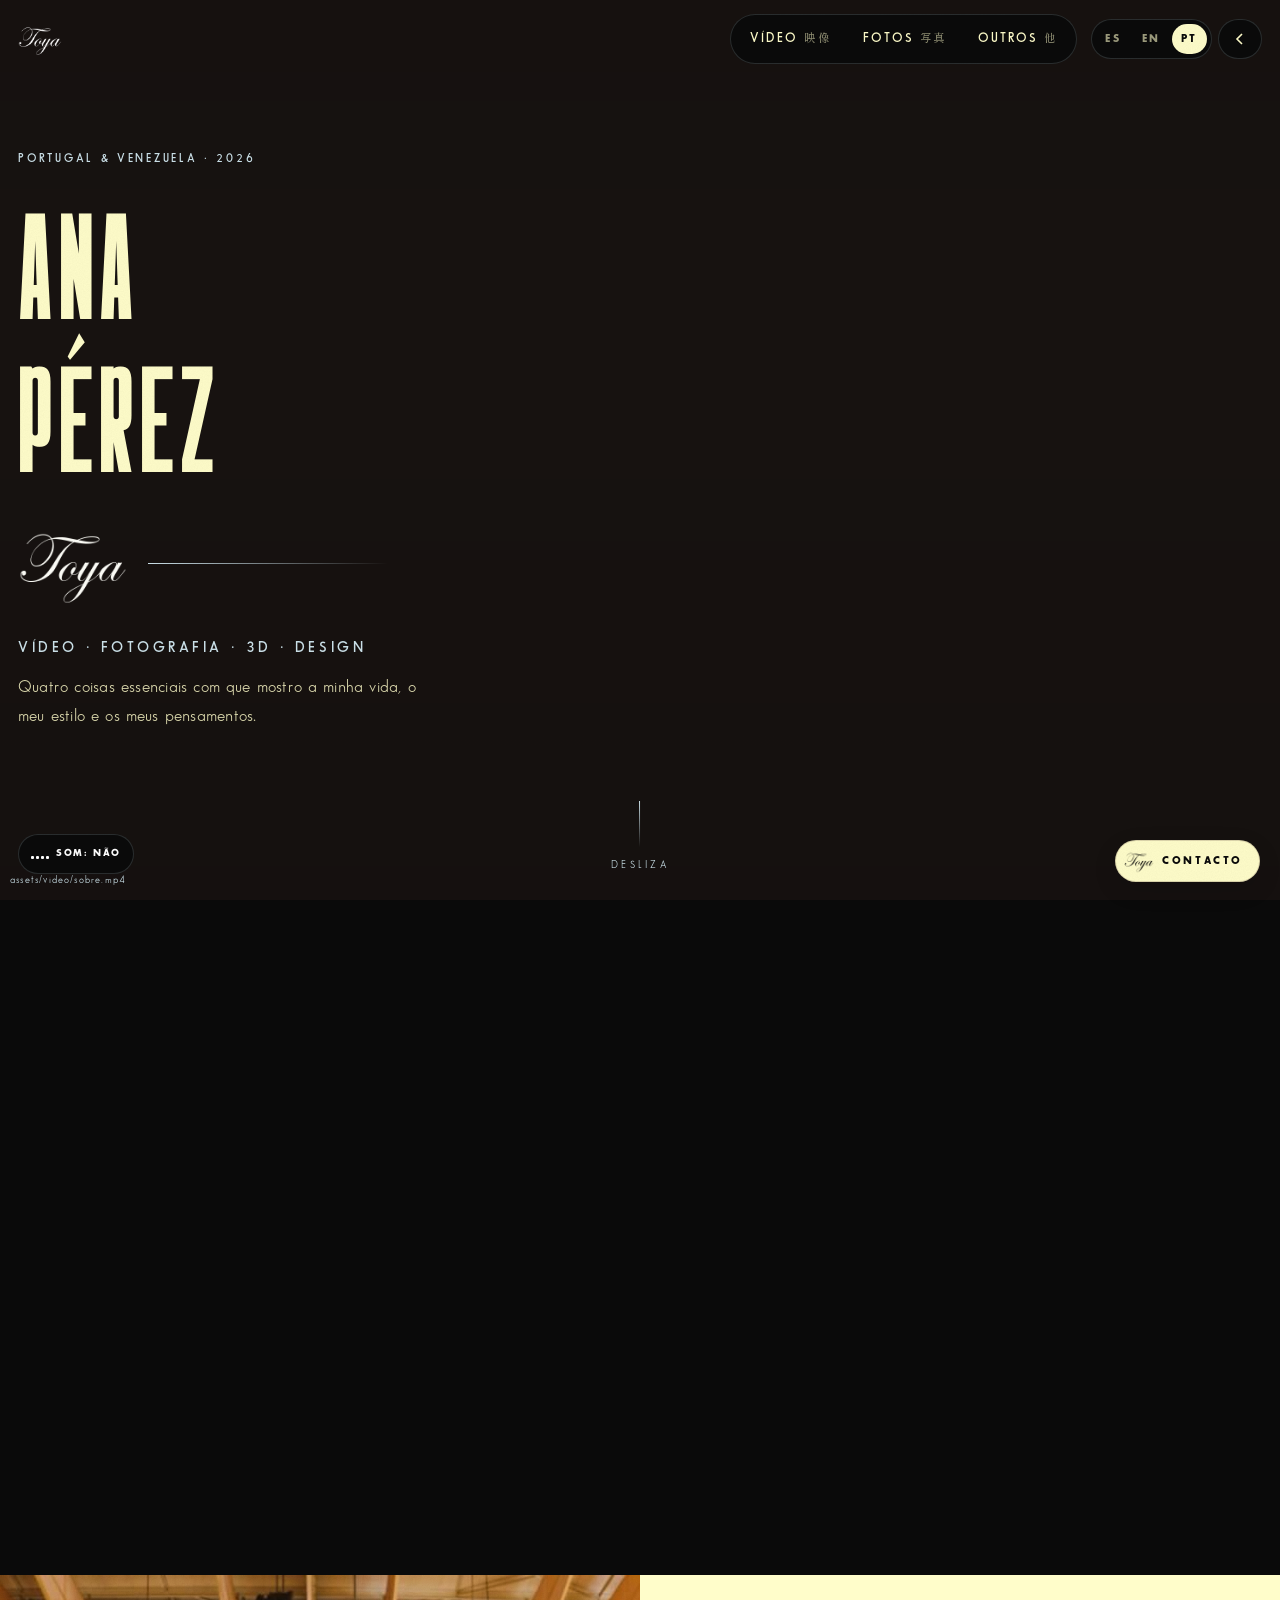
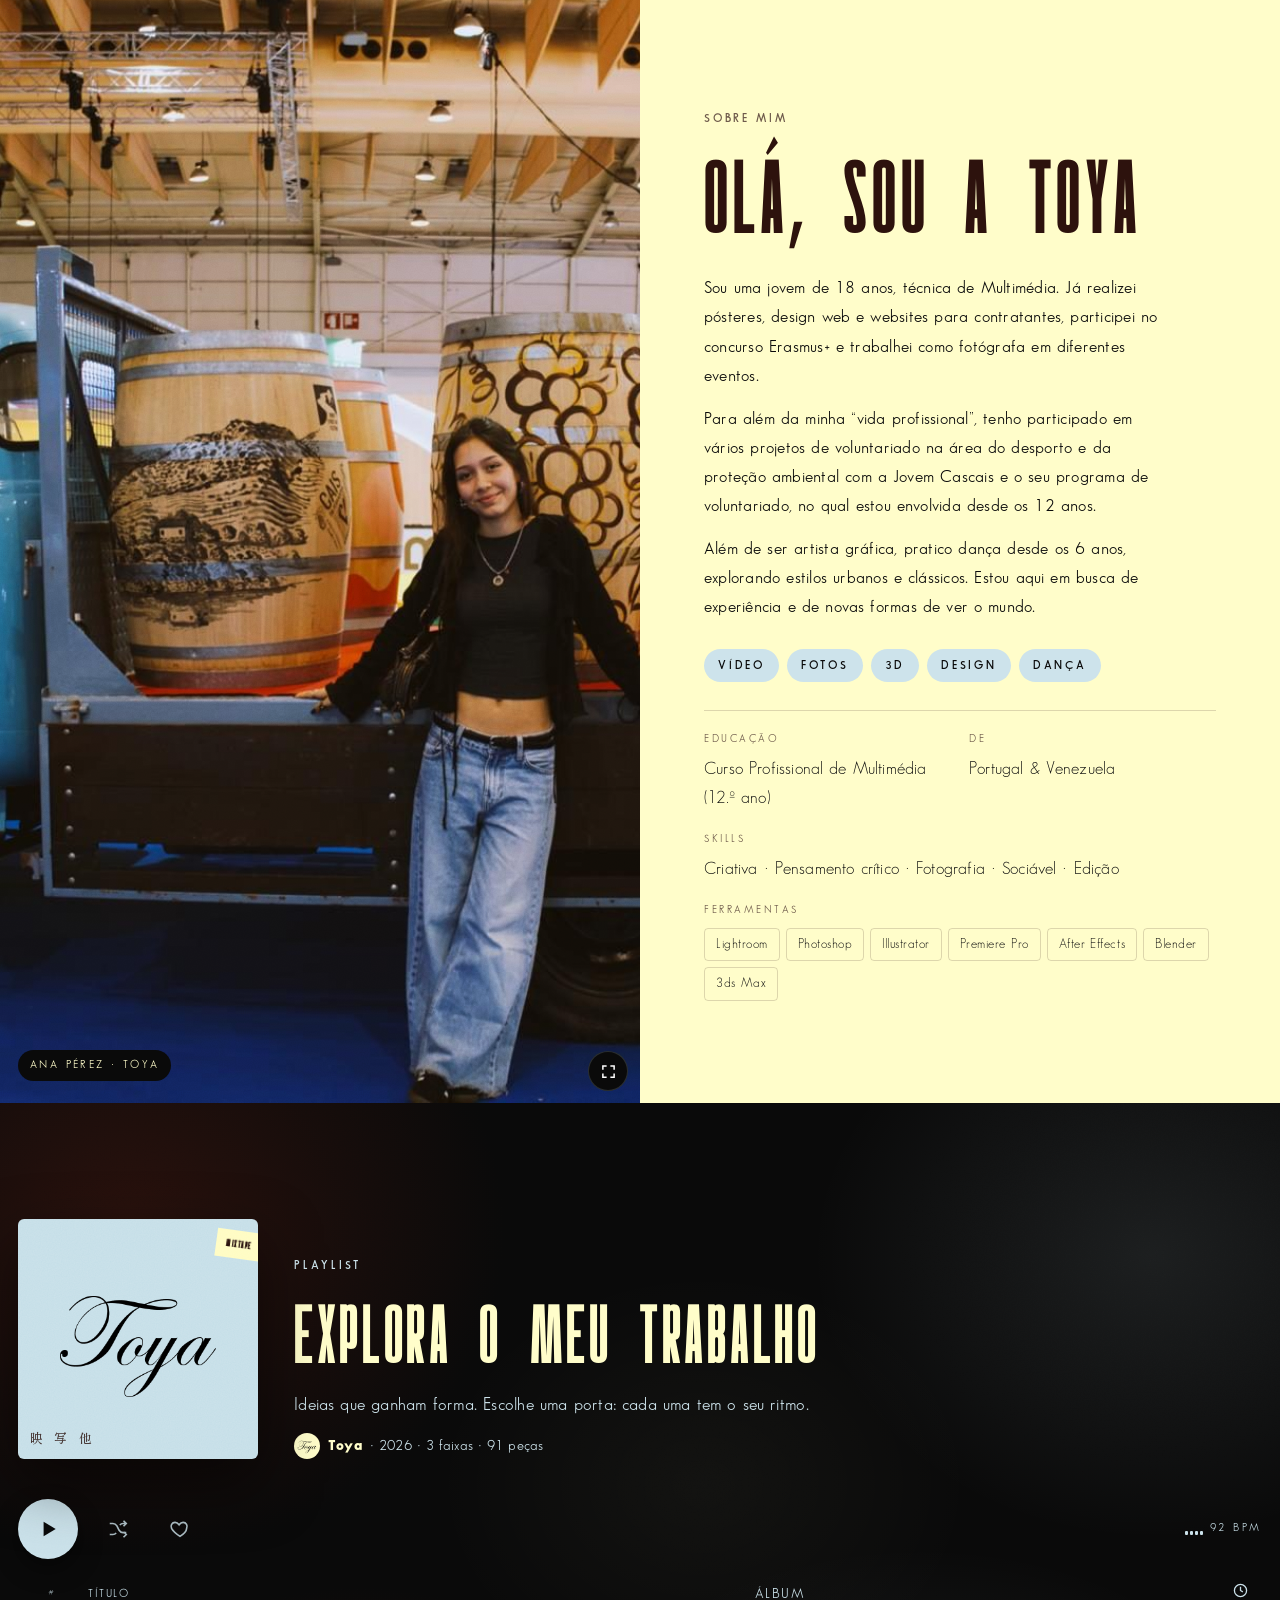
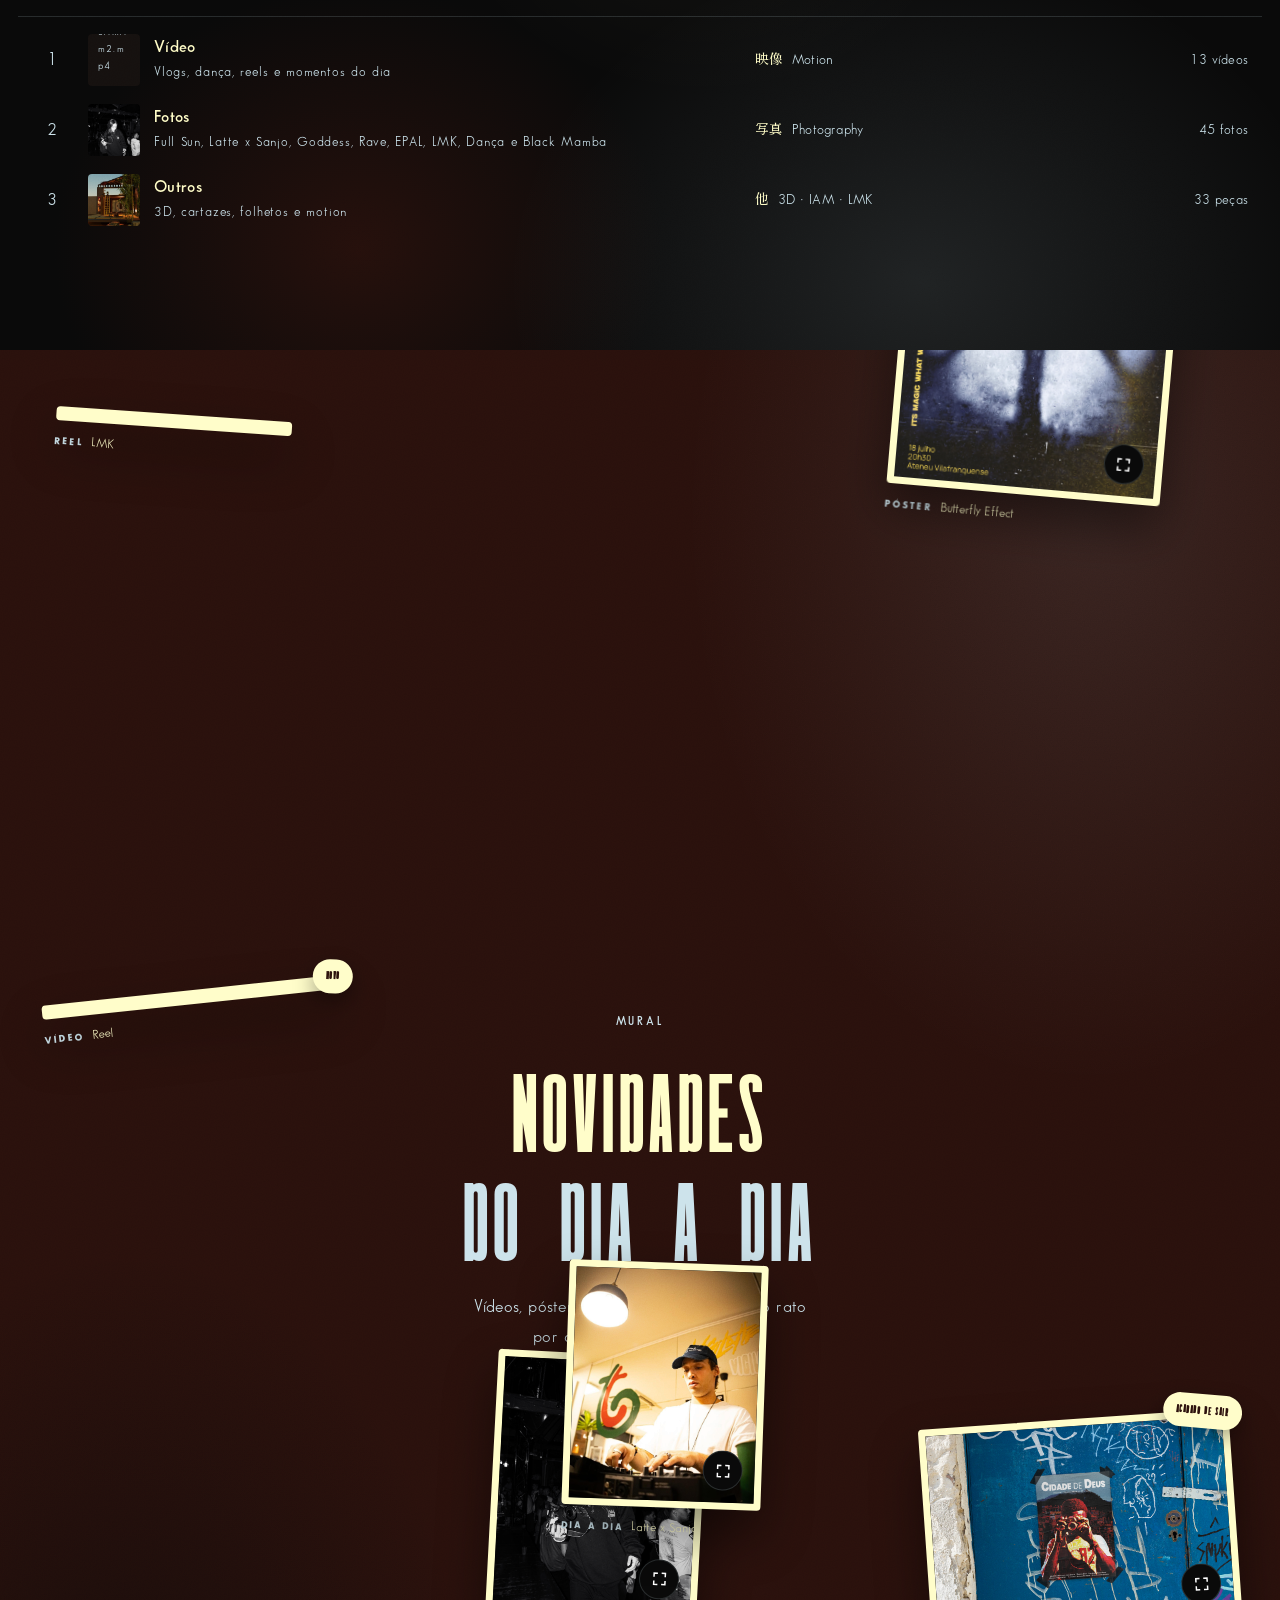
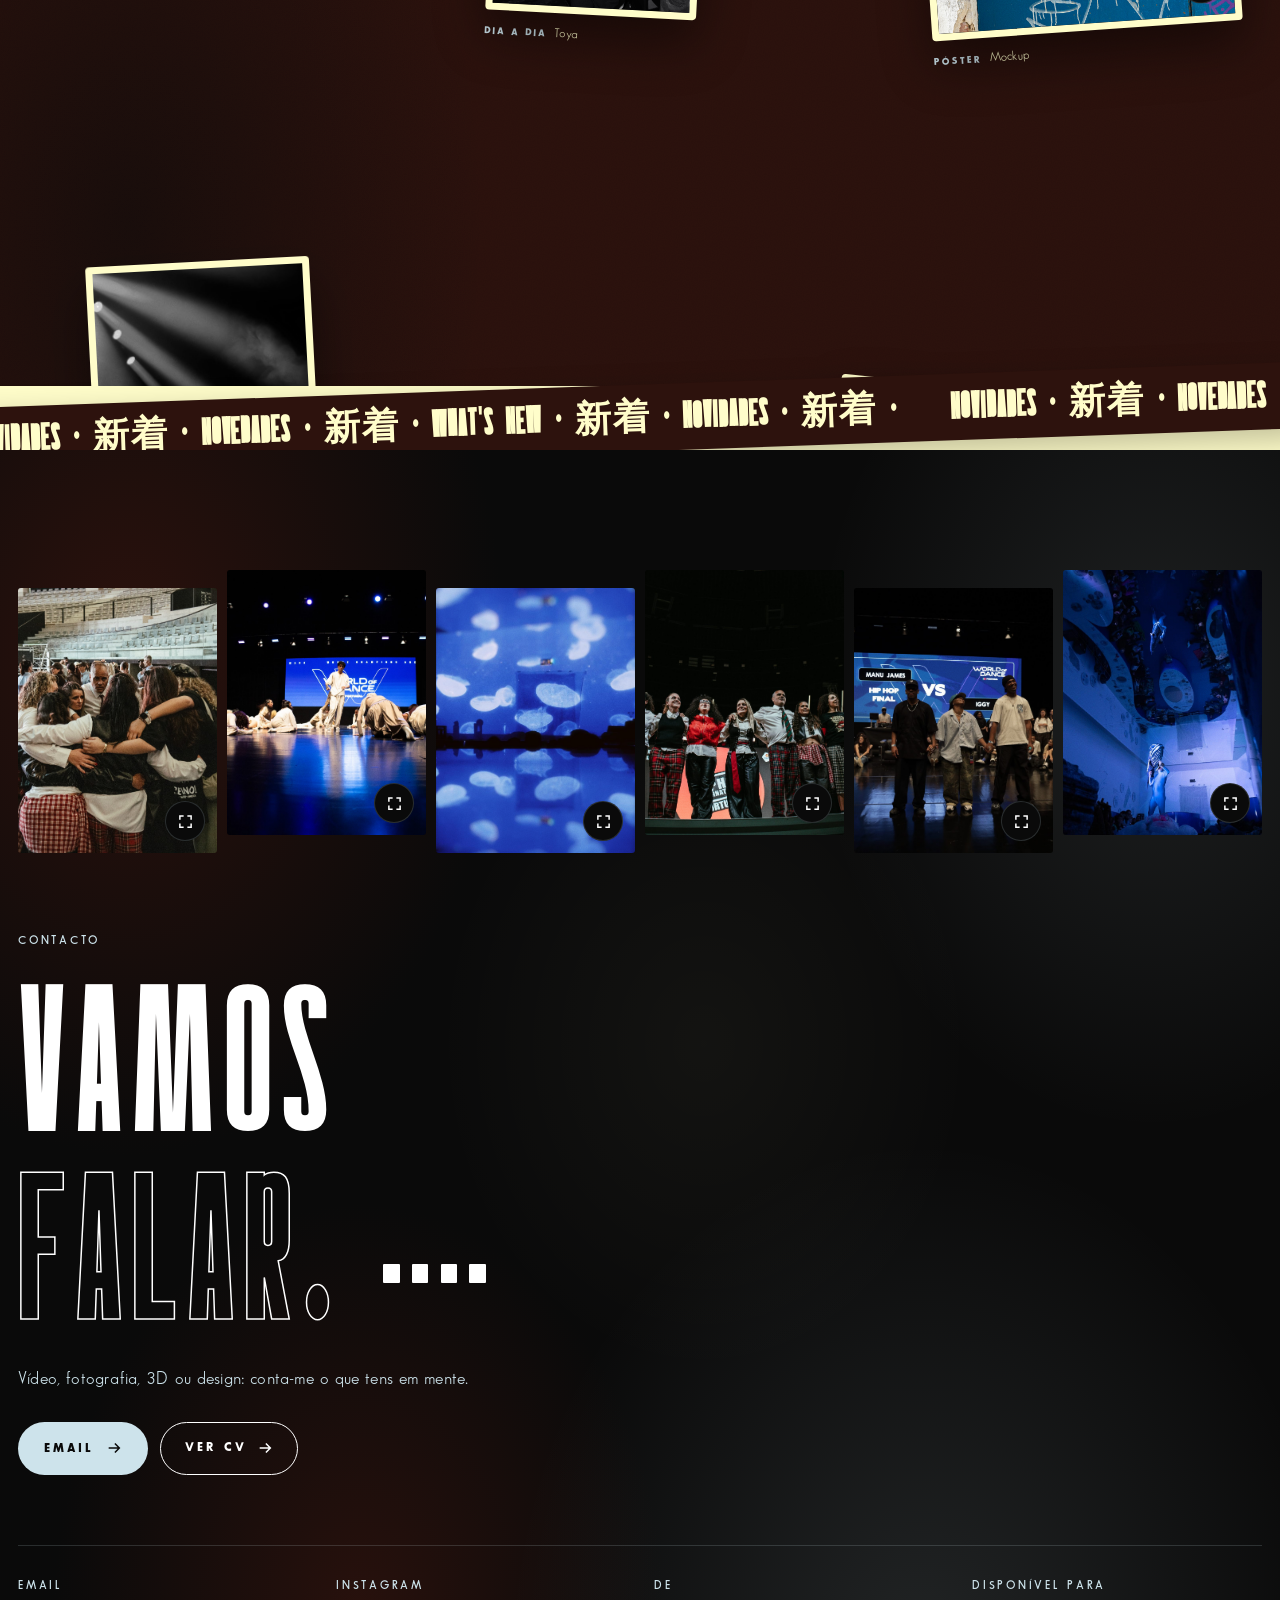
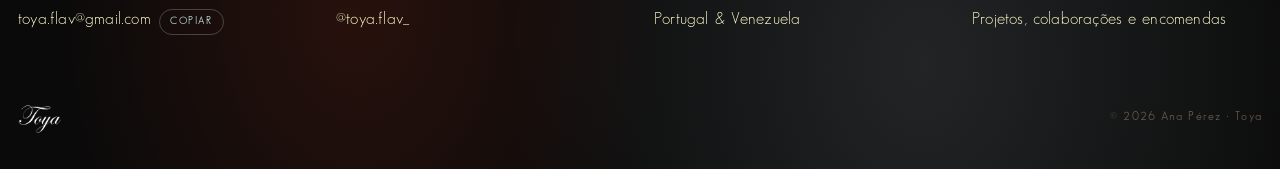
<file: index.html>
<!doctype html>
<html lang="pt">
<head>
  <meta charset="utf-8">
  <meta name="viewport" content="width=device-width, initial-scale=1, viewport-fit=cover">
  <title>Toya — Ana Pérez</title>
  <link rel="icon" href="assets/logo.png">
  <link rel="preconnect" href="https://fonts.googleapis.com">
  <link rel="preconnect" href="https://fonts.gstatic.com" crossorigin>
  <link rel="stylesheet" href="https://fonts.googleapis.com/css2?family=Shippori+Mincho:wght@500;700&display=swap">
  <link rel="stylesheet" href="css/style.css">
</head>
<body data-page="index">

<main>

  <!-- 1. PRESENTACIÓN: vídeo + nombre que se mueve + Toya + resumen -->
  <section class="hero" id="hero" data-tone="dark">
    <div class="stick">
      <div class="frame">
        <video id="heroVideo" src="assets/video/sobre.mp4" muted loop playsinline autoplay preload="auto"></video>
      </div>

      <div class="hero-txt wrap">
        <div class="inner">
          <p class="eyebrow">Portugal &amp; Venezuela · 2026</p>
          <h1 class="name" id="name" aria-label="Ana Pérez"><span class="w">Ana</span><span class="w">Pérez</span></h1>
          <div class="alias"><img src="assets/logo.png" alt="Toya"><span class="rule"></span></div>
          <p class="role" data-i18n="hero.role">Vídeo · Fotografia · 3D · Design</p>
          <p class="lead" data-i18n="hero.lead">Quatro coisas essenciais com que mostro a minha vida, o meu estilo e os meus pensamentos.</p>
        </div>
      </div>

      <div class="enter"><span class="jp">入口</span><div class="title" data-i18n="hero.enter">Entra no portfólio</div></div>
      <div class="scrollcue"><span></span><em style="font-style:normal" data-i18n="hero.scroll">Desliza</em></div>
      <button type="button" class="snd snd-toggle glass" aria-pressed="false">Som: não</button>
    </div>
  </section>

  <!-- 2. LAS 4 PÁGINAS -->
  <!-- SOBRE MIM -->
  <section class="about wrap" id="sobre" data-tone="light">
    <div class="inner about-grid">
      <figure class="about-img rv"><div class="media" data-zoom data-title="Toya"><img src="img/yo/eu.jpg" alt="Ana Pérez (Toya)"></div>
        <figcaption>Ana Pérez · Toya</figcaption></figure>
      <div class="about-txt rv">
        <span class="eyebrow" data-i18n="ab.eye">Sobre mim</span>
        <h2 class="about-h" data-i18n="ab.t">Olá, sou a Toya</h2>
        <p data-i18n="ab.p1"></p>
        <p data-i18n="ab.p2"></p>
        <p data-i18n="ab.p3"></p>
        <ul class="about-tags" aria-label="Áreas">
          <li data-i18n="nav.video">Vídeo</li><li data-i18n="nav.fotos">Fotos</li><li>3D</li><li>Design</li><li data-i18n="ab.dance">Dança</li>
        </ul>
        <dl class="about-facts">
          <div><dt data-i18n="ab.edu">Educação</dt><dd data-i18n="ab.edu.v">Curso Profissional de Multimédia (12.º ano)</dd></div>
          <div><dt data-i18n="ft.from">De</dt><dd>Portugal &amp; Venezuela</dd></div>
          <div class="wide"><dt data-i18n="ab.skills">Skills</dt><dd data-i18n="ab.skills.v">Criativa · Pensamento crítico · Fotografia · Sociável · Edição</dd></div>
          <div class="wide"><dt data-i18n="ab.tools">Ferramentas</dt><dd class="tools"><span>Lightroom</span><span>Photoshop</span><span>Illustrator</span><span>Premiere Pro</span><span>After Effects</span><span>Blender</span><span>3ds Max</span></dd></div>
        </dl>
      </div>
    </div>
  </section>

  <!-- 2. LAS 4 PÁGINAS, como una playlist -->
  <section class="playlist wrap" data-tone="dark">
    <div class="inner">
      <div class="pl-head rv">
        <div class="pl-cover" aria-hidden="true">
          <img src="assets/logo.png" alt="">
          <span class="jp">映 写 他</span>
          <span class="pl-sticker">Mixtape</span>
        </div>
        <div class="pl-info">
          <span class="eyebrow" data-i18n="pl.label">Playlist</span>
          <h2 class="pl-title" data-i18n="idx.title">Explora o meu trabalho</h2>
          <p class="pl-desc" data-i18n="idx.text"></p>
          <p class="pl-meta"><img src="assets/logo.png" alt=""><b>Toya</b><span>· 2026 · 3 <span data-i18n="pl.tracks">faixas</span> · 91 <span data-i18n="u.pcs">peças</span></span></p>
        </div>
      </div>

      <div class="pl-actions">
        <a class="pl-play" href="video.html" data-i18n-aria="pl.play" aria-label="Reproduzir"><svg width="22" height="22" viewBox="0 0 20 20" fill="currentColor"><path d="M6 3.5v13l11-6.5z"/></svg></a>
        <button type="button" class="pl-icon" id="plShuffle" data-i18n-aria="pl.shuffle" aria-label="Aleatório"><svg width="22" height="22" viewBox="0 0 24 24" fill="none" stroke="currentColor" stroke-width="1.8"><path d="M3 6h3.5c2 0 3.3 1 4.3 2.6l2.4 4.8c1 1.6 2.3 2.6 4.3 2.6H21M3 18h3.5c1.5 0 2.6-.6 3.5-1.6M14 7.6c.9-1 2-1.6 3.5-1.6H21M18 3l3 3-3 3M18 15l3 3-3 3"/></svg></button>
        <button type="button" class="pl-icon" id="plLike" aria-pressed="false" data-i18n-aria="pl.like" aria-label="Gosto"><svg width="22" height="22" viewBox="0 0 24 24" fill="none" stroke="currentColor" stroke-width="1.8"><path d="M12 20s-7-4.4-9.2-8.6C1.3 8.3 3.2 4.8 6.6 4.8c2 0 3.3 1.1 4.4 2.6 1.1-1.5 2.4-2.6 4.4-2.6 3.4 0 5.3 3.5 3.8 6.6C19 15.6 12 20 12 20z"/></svg></button>
        <span class="pl-bpm" aria-hidden="true"><i class="eq" aria-hidden="true"><b></b><b></b><b></b><b></b></i> 92 BPM</span>
      </div>

      <div class="pl-table">
        <div class="pl-row pl-th" aria-hidden="true">
          <span class="pl-n">#</span><span data-i18n="th.title">Título</span><span class="pl-alb" data-i18n="th.alb">Álbum</span><span class="pl-dur"><svg width="15" height="15" viewBox="0 0 16 16" fill="none" stroke="currentColor" stroke-width="1.4"><circle cx="8" cy="8" r="6.5"/><path d="M8 4v4l2.5 1.5"/></svg></span>
        </div>
        <a class="pl-row" href="video.html">
          <span class="pl-n"><i class="n">1</i><i class="eq" aria-hidden="true"><b></b><b></b><b></b><b></b></i></span>
          <span class="pl-t"><span class="pl-thumb"><video src="assets/video/lm/lm2.mp4" muted loop playsinline preload="metadata" data-hoverplay></video></span><span class="pl-tt"><strong data-i18n="nav.video">Vídeo</strong><small data-i18n="idx.video"></small></span></span>
          <span class="pl-alb"><span class="jp">映像</span> Motion</span>
          <span class="pl-dur">13 <span data-i18n="u.vid"></span></span>
        </a>
        <a class="pl-row" href="fotos.html">
          <span class="pl-n"><i class="n">2</i><i class="eq" aria-hidden="true"><b></b><b></b><b></b><b></b></i></span>
          <span class="pl-t"><span class="pl-thumb"><img src="assets/images/yo/IMG_5077.jpg" alt="" loading="lazy"></span><span class="pl-tt"><strong data-i18n="nav.fotos">Fotos</strong><small data-i18n="idx.fotos"></small></span></span>
          <span class="pl-alb"><span class="jp">写真</span> Photography</span>
          <span class="pl-dur">45 <span data-i18n="u.fot"></span></span>
        </a>
        <a class="pl-row" href="otros.html">
          <span class="pl-n"><i class="n">3</i><i class="eq" aria-hidden="true"><b></b><b></b><b></b><b></b></i></span>
          <span class="pl-t"><span class="pl-thumb"><img src="img/3d/3d6.jpg" alt="" loading="lazy"></span><span class="pl-tt"><strong data-i18n="nav.otros">Outros</strong><small data-i18n="idx.otros"></small></span></span>
          <span class="pl-alb"><span class="jp">他</span> 3D · IAM · LMK</span>
          <span class="pl-dur">33 <span data-i18n="u.pcs"></span></span>
        </a>
      </div>
    </div>
  </section>

  <!-- 3. MURAL DE NOVEDADES — collage de pegatinas -->
  <section class="collage wrap" data-tone="dark" aria-labelledby="collT">
    <div class="collage-stage">
      <div class="collage-title">
        <span class="eyebrow" data-i18n="coll.eye">Mural</span>
        <h2 id="collT"><span data-i18n="coll.a">Novidades</span><em data-i18n="coll.b">do dia a dia</em></h2>
        <p data-i18n="coll.p"></p>
      </div>
        <figure class="chip" data-speed=".12" style="--x:2%;--y:3%;--w:24%;--r:-6deg;--ar:4/5">
          <span class="stk" data-i18n="st.new">Novo</span><div class="media" data-zoom data-title="Reel"><video data-auto src="assets/video/v2.mp4" preload="metadata"></video></div>
          <figcaption><b data-i18n="k.video"></b>Reel</figcaption>
        </figure>
        <figure class="chip" data-speed=".22" style="--x:38%;--y:1%;--w:17%;--r:3deg;--ar:4/5">
          <div class="media" data-zoom data-title="Toya"><img src="assets/images/yo/IMG_5077.jpg" alt="Toya" loading="lazy"></div>
          <figcaption><b data-i18n="k.photo"></b>Toya</figcaption>
        </figure>
        <figure class="chip" data-speed="-.1" style="--x:71%;--y:2%;--w:22%;--r:5deg;--ar:2480/3508">
          <span class="stk sky" data-i18n="k.poster">Póster</span><div class="media" data-zoom data-title="Butterfly Effect"><img src="assets/design/cartaz/Butterfly effect porter.jpg" alt="Butterfly Effect" loading="lazy"></div>
          <figcaption><b data-i18n="k.poster"></b>Butterfly Effect</figcaption>
        </figure>
        <figure class="chip" data-speed="-.16" style="--x:3%;--y:40%;--w:19%;--r:4deg;--ar:9/16">
          <div class="media" data-zoom data-title="LM"><video data-auto src="assets/video/lm/lm3.mp4" preload="metadata"></video></div>
          <figcaption><b data-i18n="k.reel"></b>LMK</figcaption>
        </figure>
        <figure class="chip" data-speed=".1" style="--x:73%;--y:39%;--w:25%;--r:-4deg;--ar:3/2">
          <span class="stk" data-i18n="st.hot">Acabado de sair</span><div class="media" data-zoom data-title="Mockup"><img src="assets/design/cartaz/anamockuocidade2.jpg" alt="Mockup" loading="lazy"></div>
          <figcaption><b data-i18n="k.poster"></b>Mockup</figcaption>
        </figure>
        <figure class="chip" data-speed=".18" style="--x:27%;--y:64%;--w:13%;--r:-8deg;--ar:1/1">
          <span class="stk round sky">Toya<br>2026</span><div class="media" style="background:#FFFEF0"><img src="assets/design/cartaz/logoloader.gif" alt="Logo loader" loading="lazy"></div>
          <figcaption><b data-i18n="k.gif"></b>Logo loader</figcaption>
        </figure>
        <figure class="chip" data-speed=".08" style="--x:6%;--y:76%;--w:18%;--r:-3deg;--ar:4/5">
          <div class="media" data-zoom data-title="Rave"><img src="img/rave/rave1.jpg" alt="Rave" loading="lazy"></div>
          <figcaption><b data-i18n="k.photo"></b>Rave</figcaption>
        </figure>
        <figure class="chip" data-speed="-.08" style="--x:44%;--y:78%;--w:16%;--r:2deg;--ar:4/5">
          <div class="media" data-zoom data-title="Latte x Sanjo"><img src="img/latte/latte1.jpg" alt="Latte x Sanjo" loading="lazy"></div>
          <figcaption><b data-i18n="k.photo"></b>Latte x Sanjo</figcaption>
        </figure>
        <figure class="chip" data-speed=".14" style="--x:66%;--y:68%;--w:17%;--r:6deg;--ar:9/16">
          <span class="stk" data-i18n="st.new">Novo</span><div class="media" data-zoom data-title="LM"><video data-auto src="assets/video/lm/lm2.mp4" preload="metadata"></video></div>
          <figcaption><b data-i18n="k.reel"></b>LMK</figcaption>
        </figure>
    </div>
  </section>
  <div class="band" aria-hidden="true"><div class="marquee"><span>Novidades · 新着 · Novedades · 新着 · What's new · 新着 · Novidades · 新着 ·&nbsp;</span><span>Novidades · 新着 · Novedades · 新着 · What's new · 新着 · Novidades · 新着 ·&nbsp;</span></div></div>

</main>

<script src="js/main.js"></script>
</body>
</html>
</file>
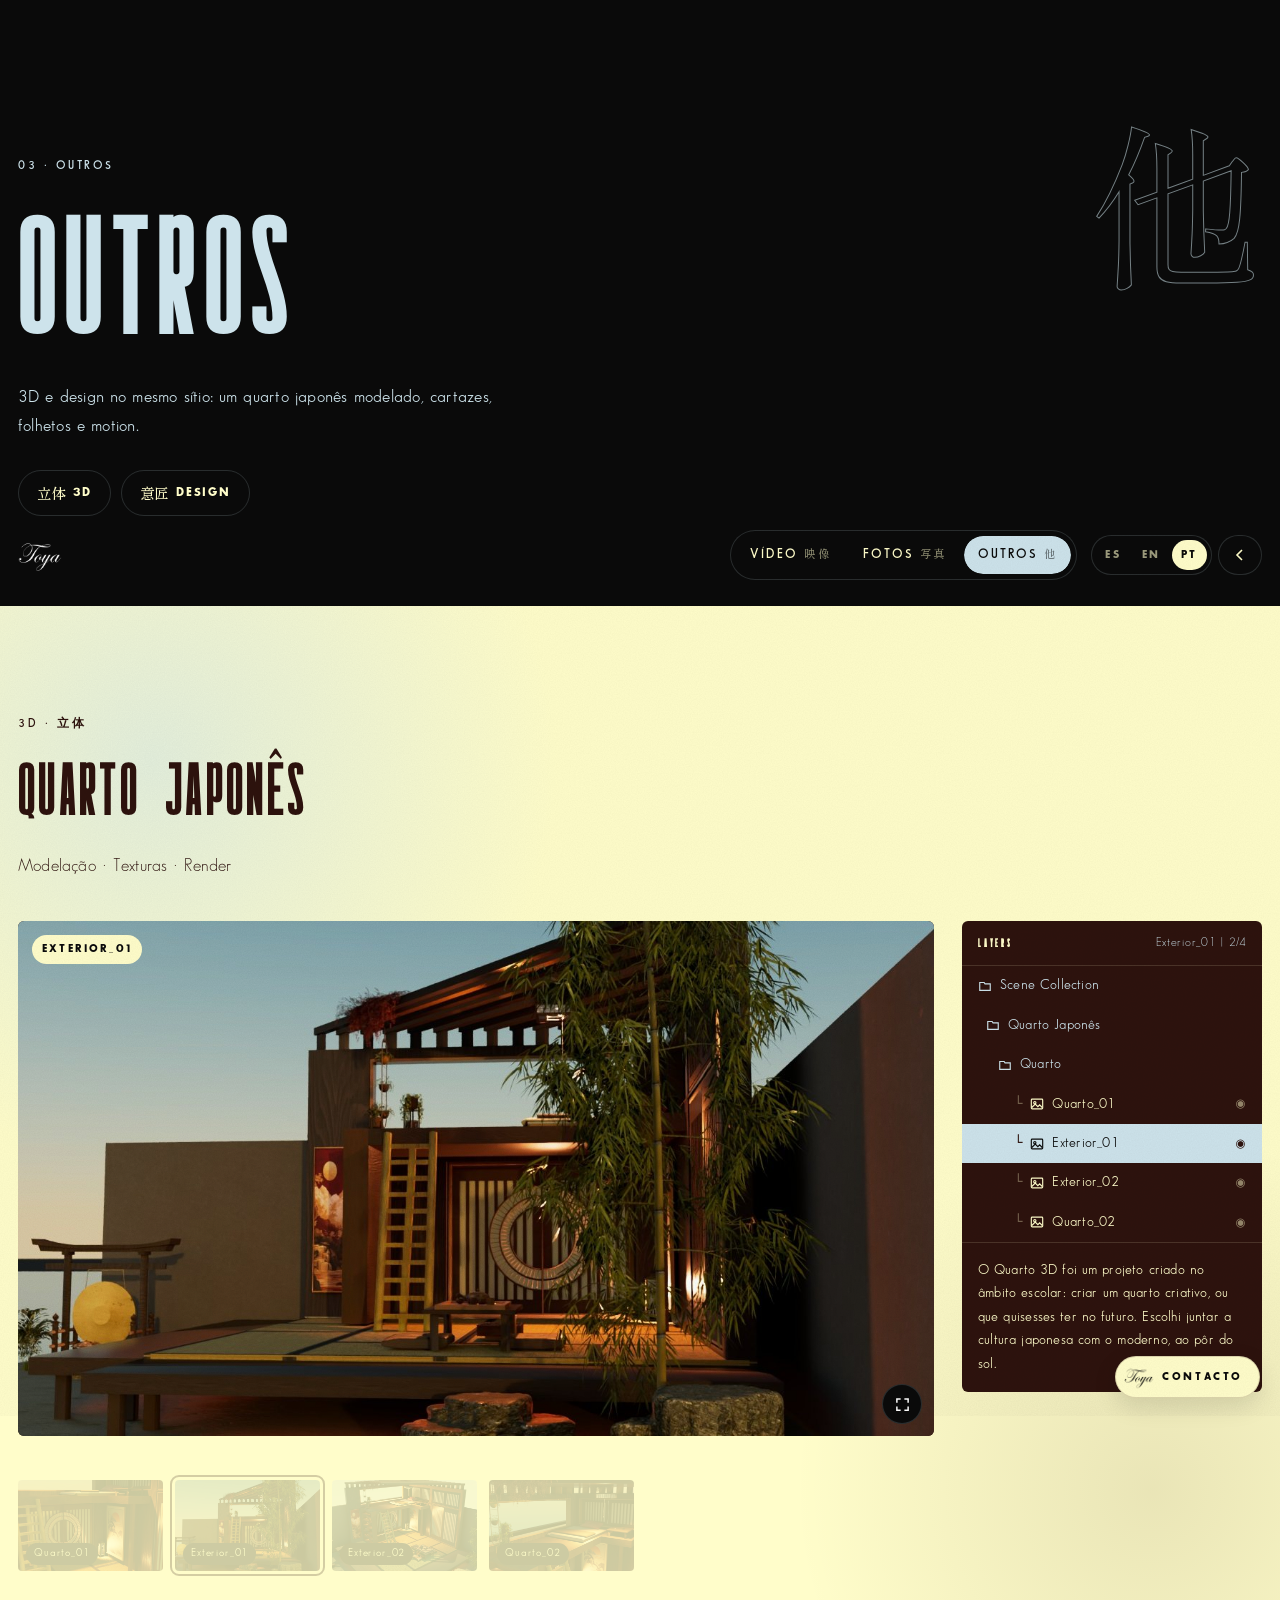
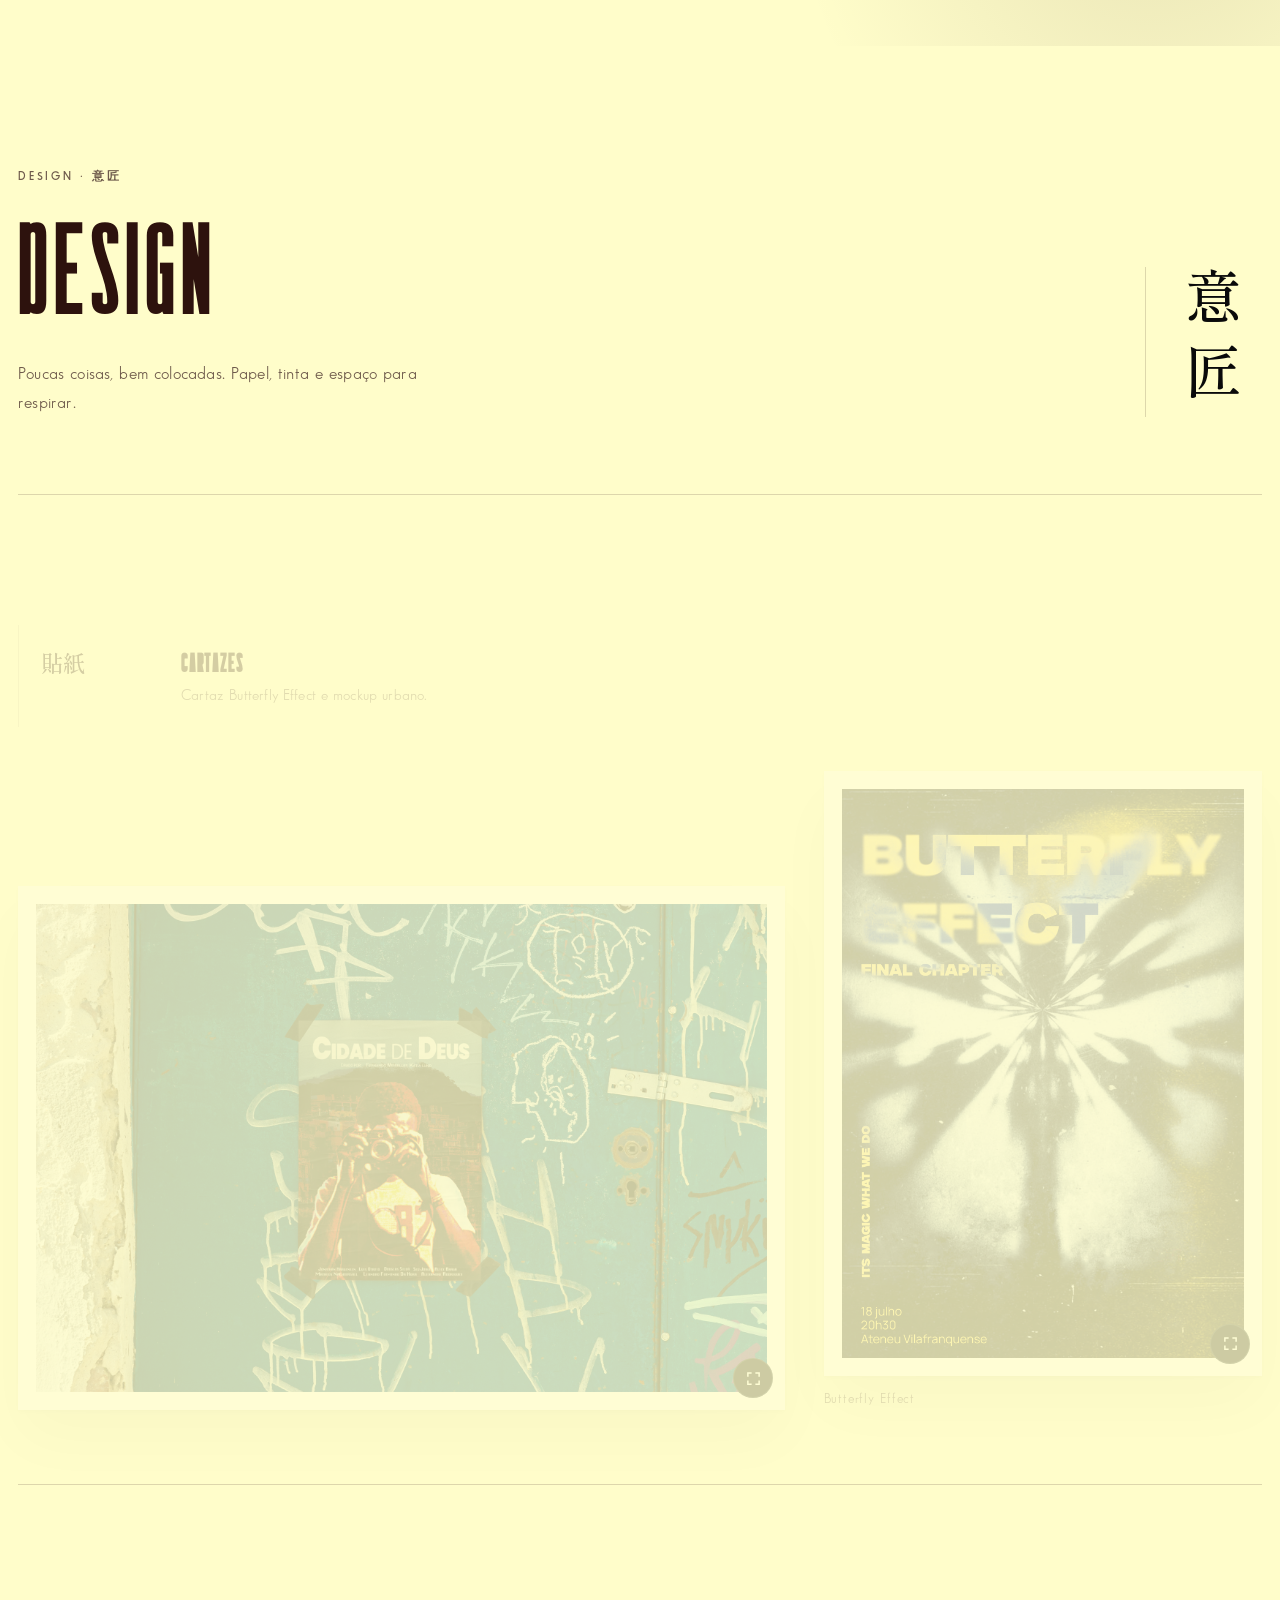
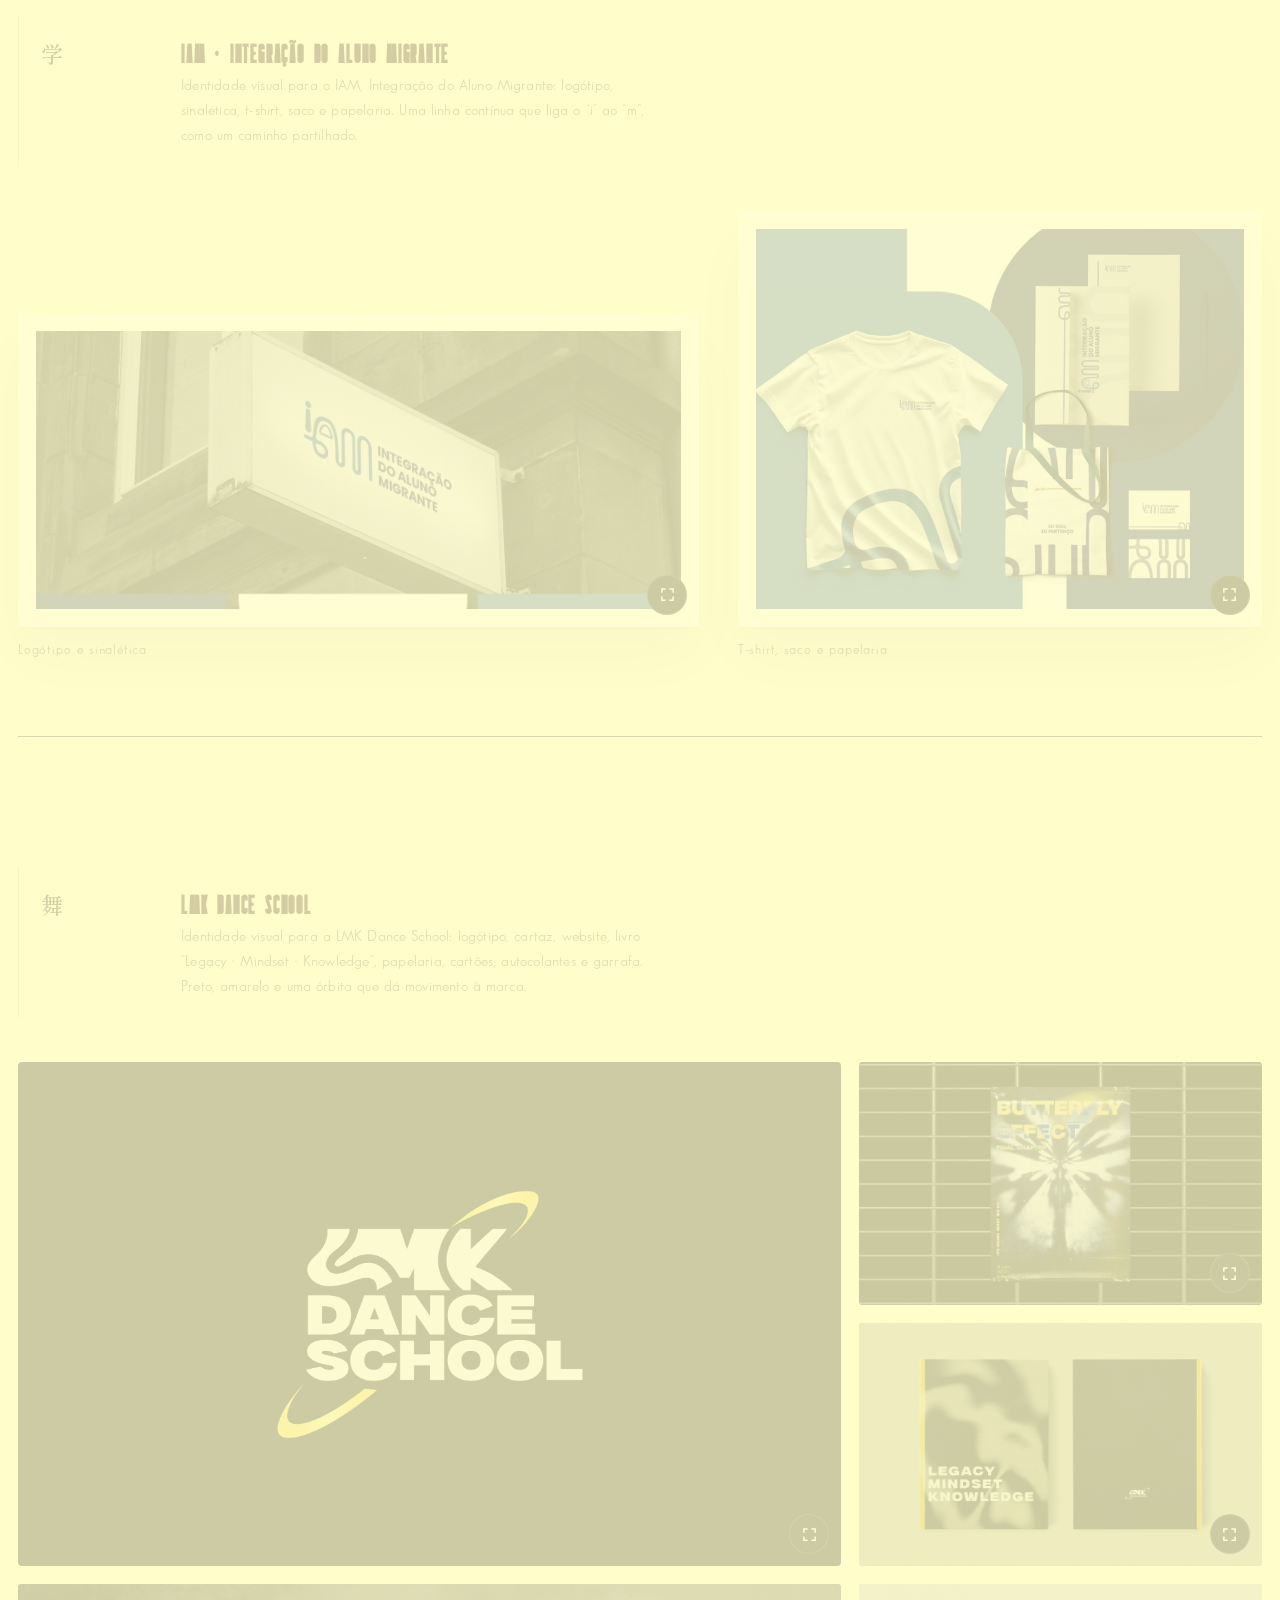
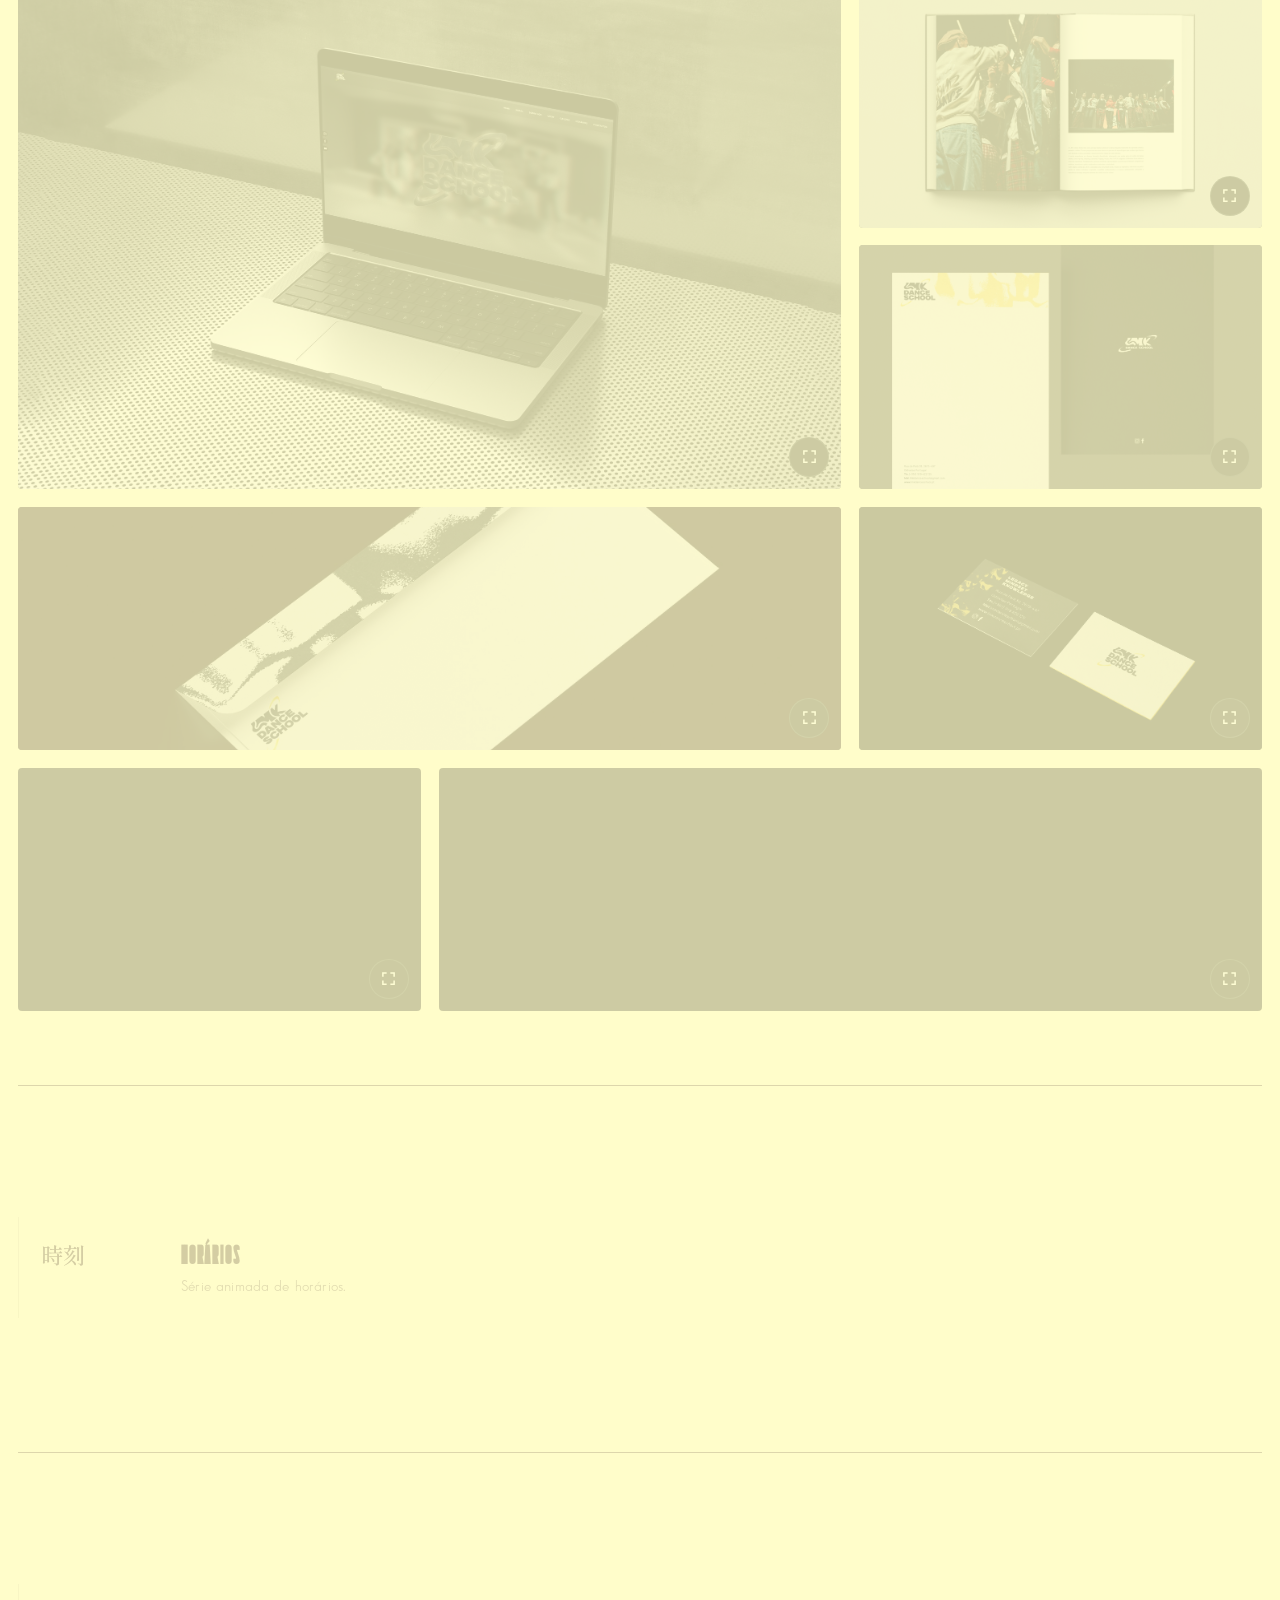
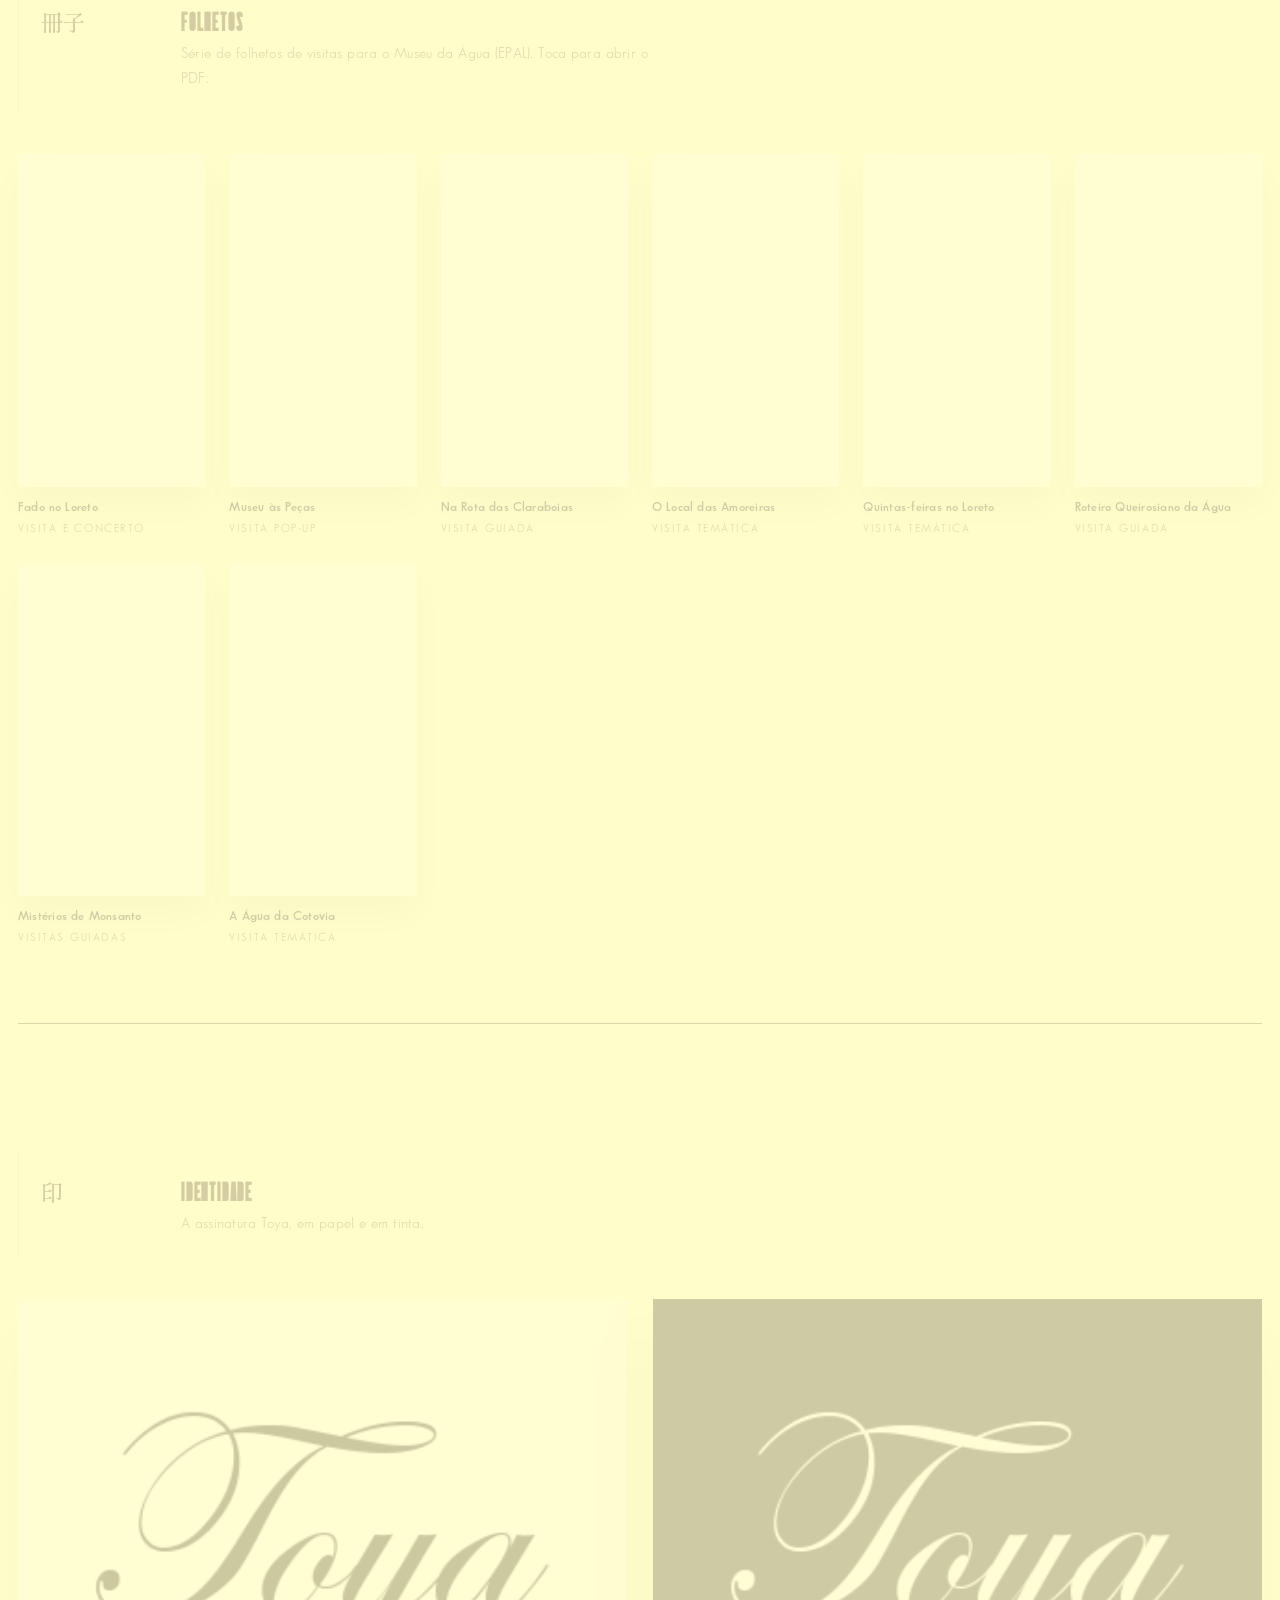
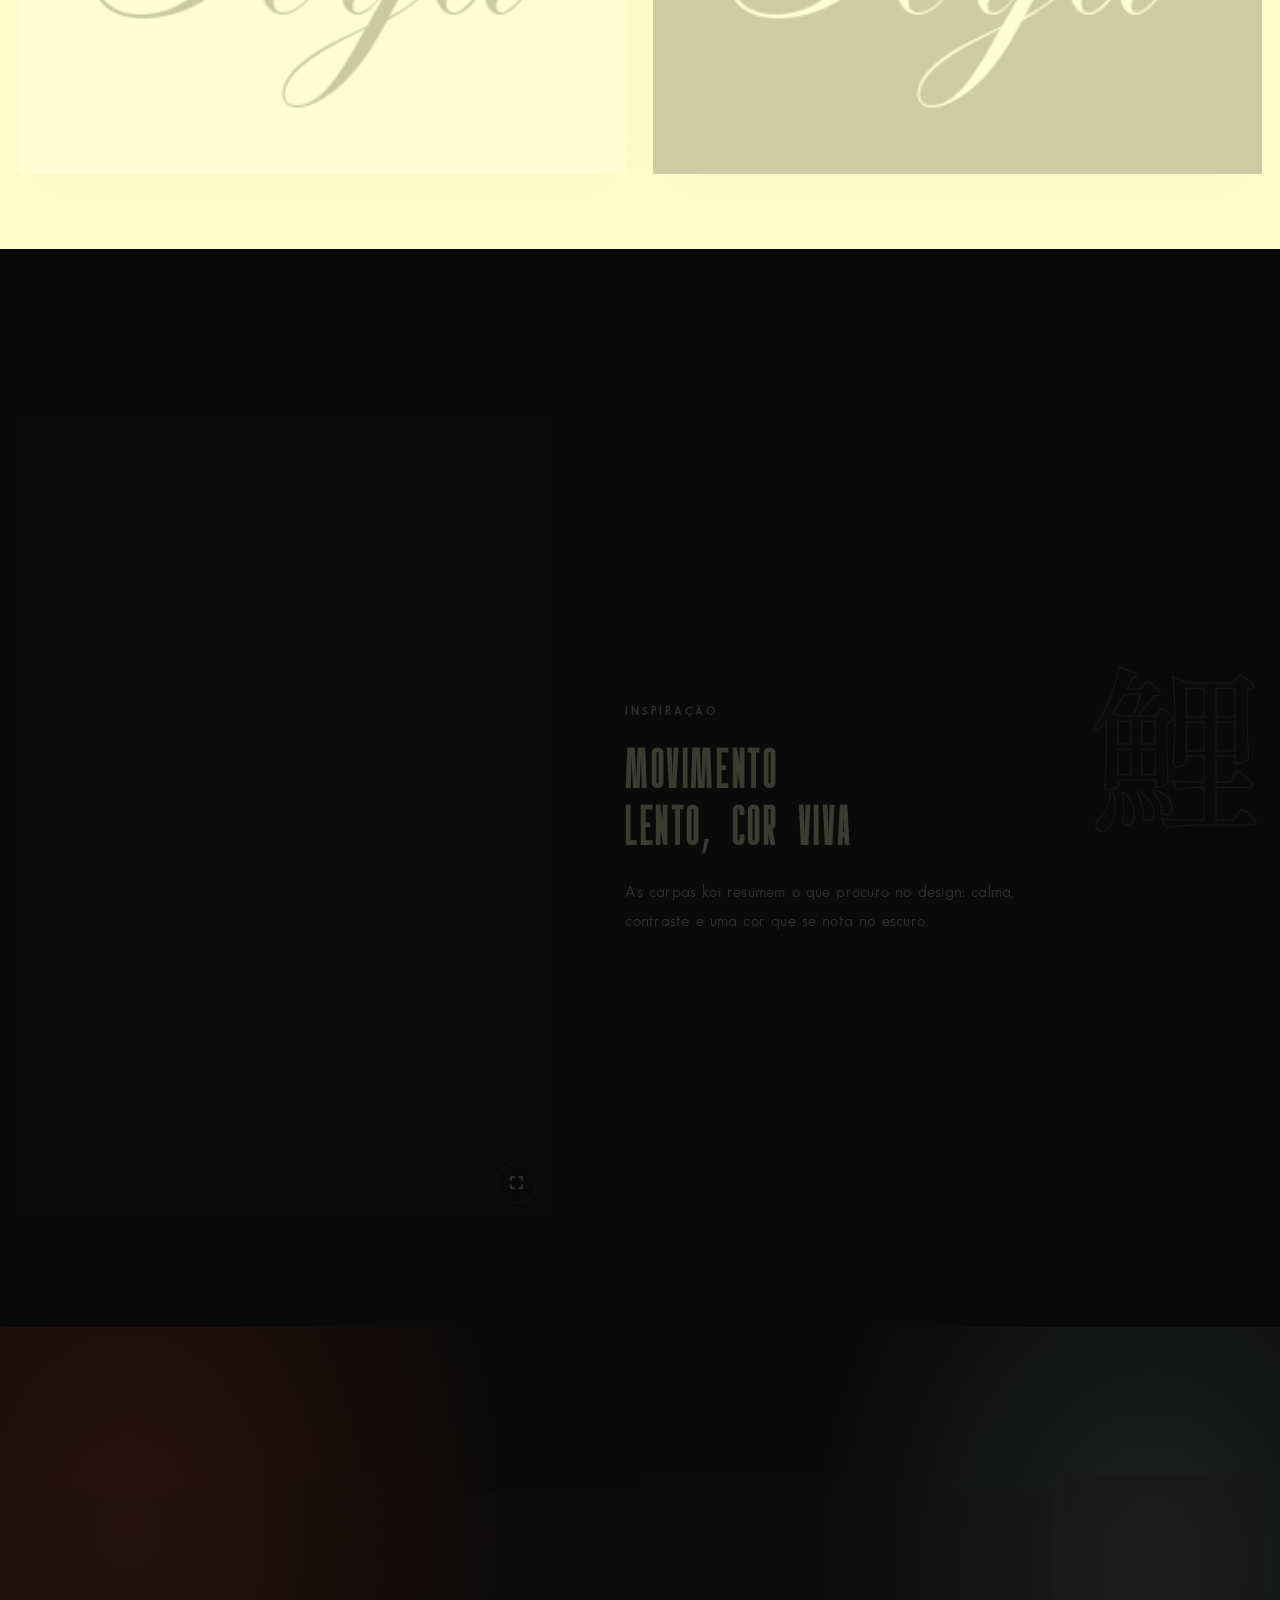
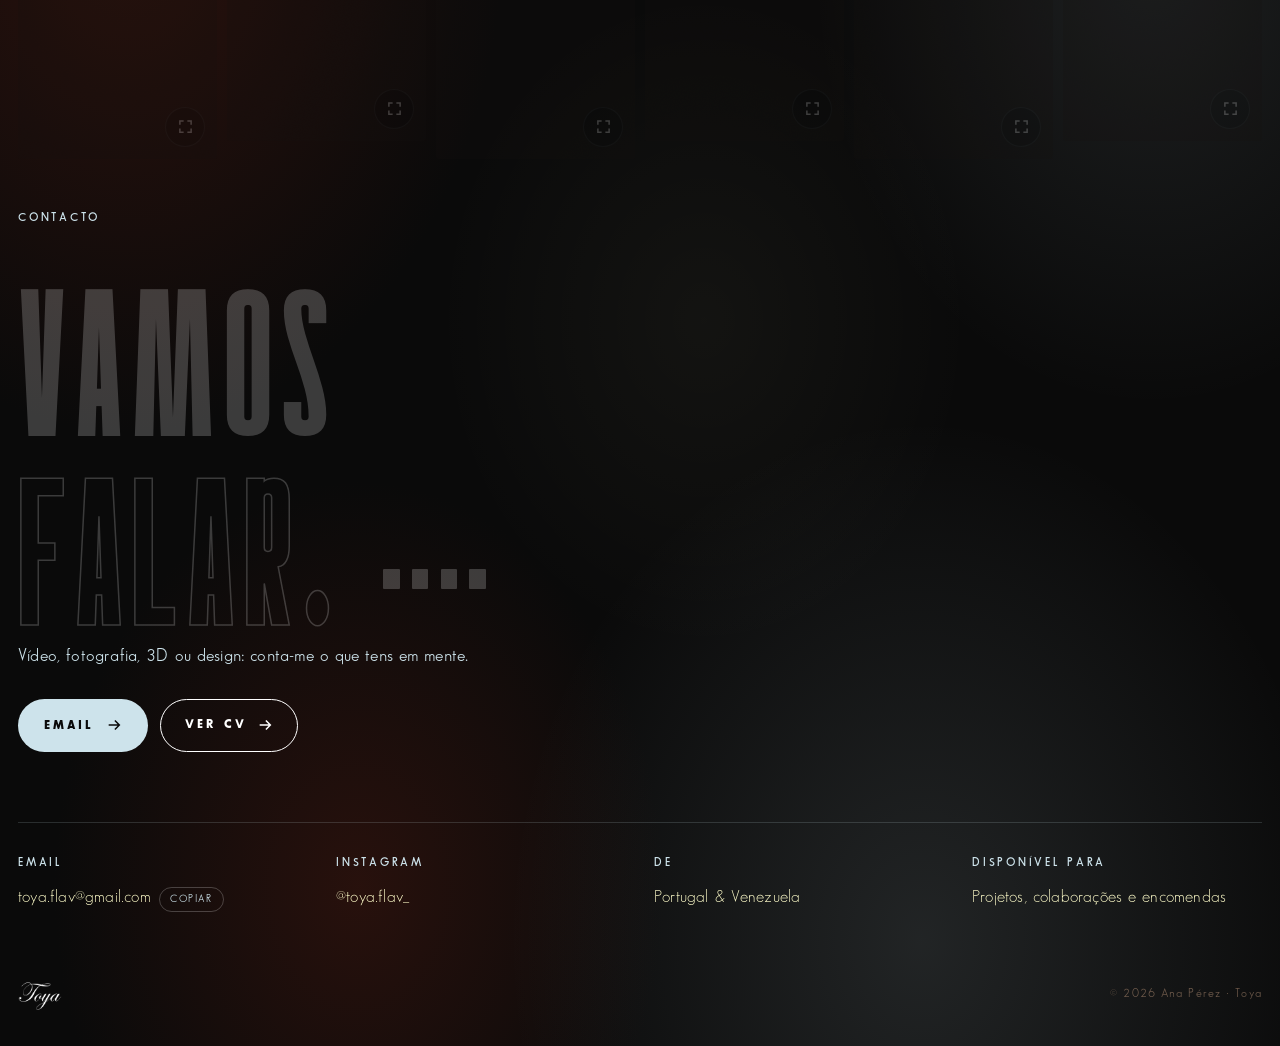
<file: 3d.html>
<!doctype html><html lang="pt"><head><meta charset="utf-8"><meta http-equiv="refresh" content="0; url=otros.html#d3"><title>Outros — Toya</title></head><body style="background:#FFFDCA;font-family:sans-serif"><p><a href="otros.html#d3">Outros</a></p></body></html>
</file>
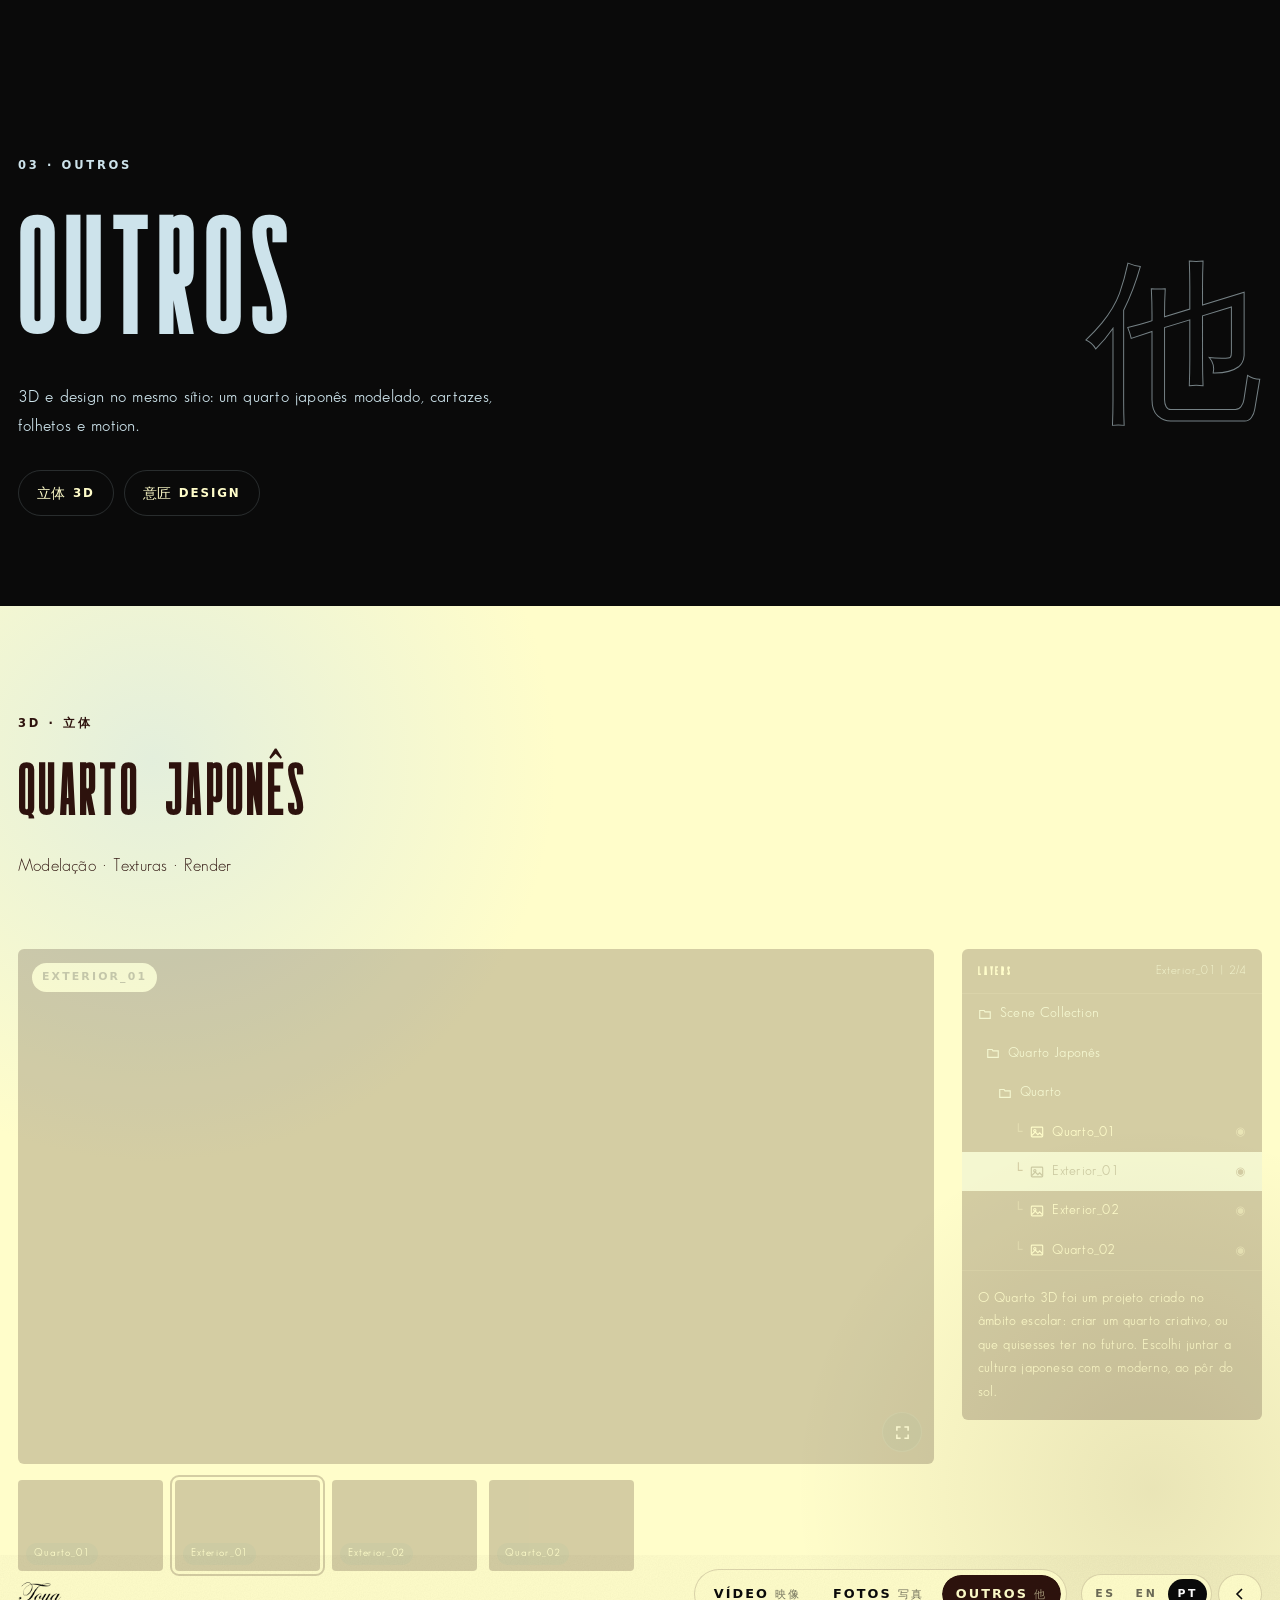
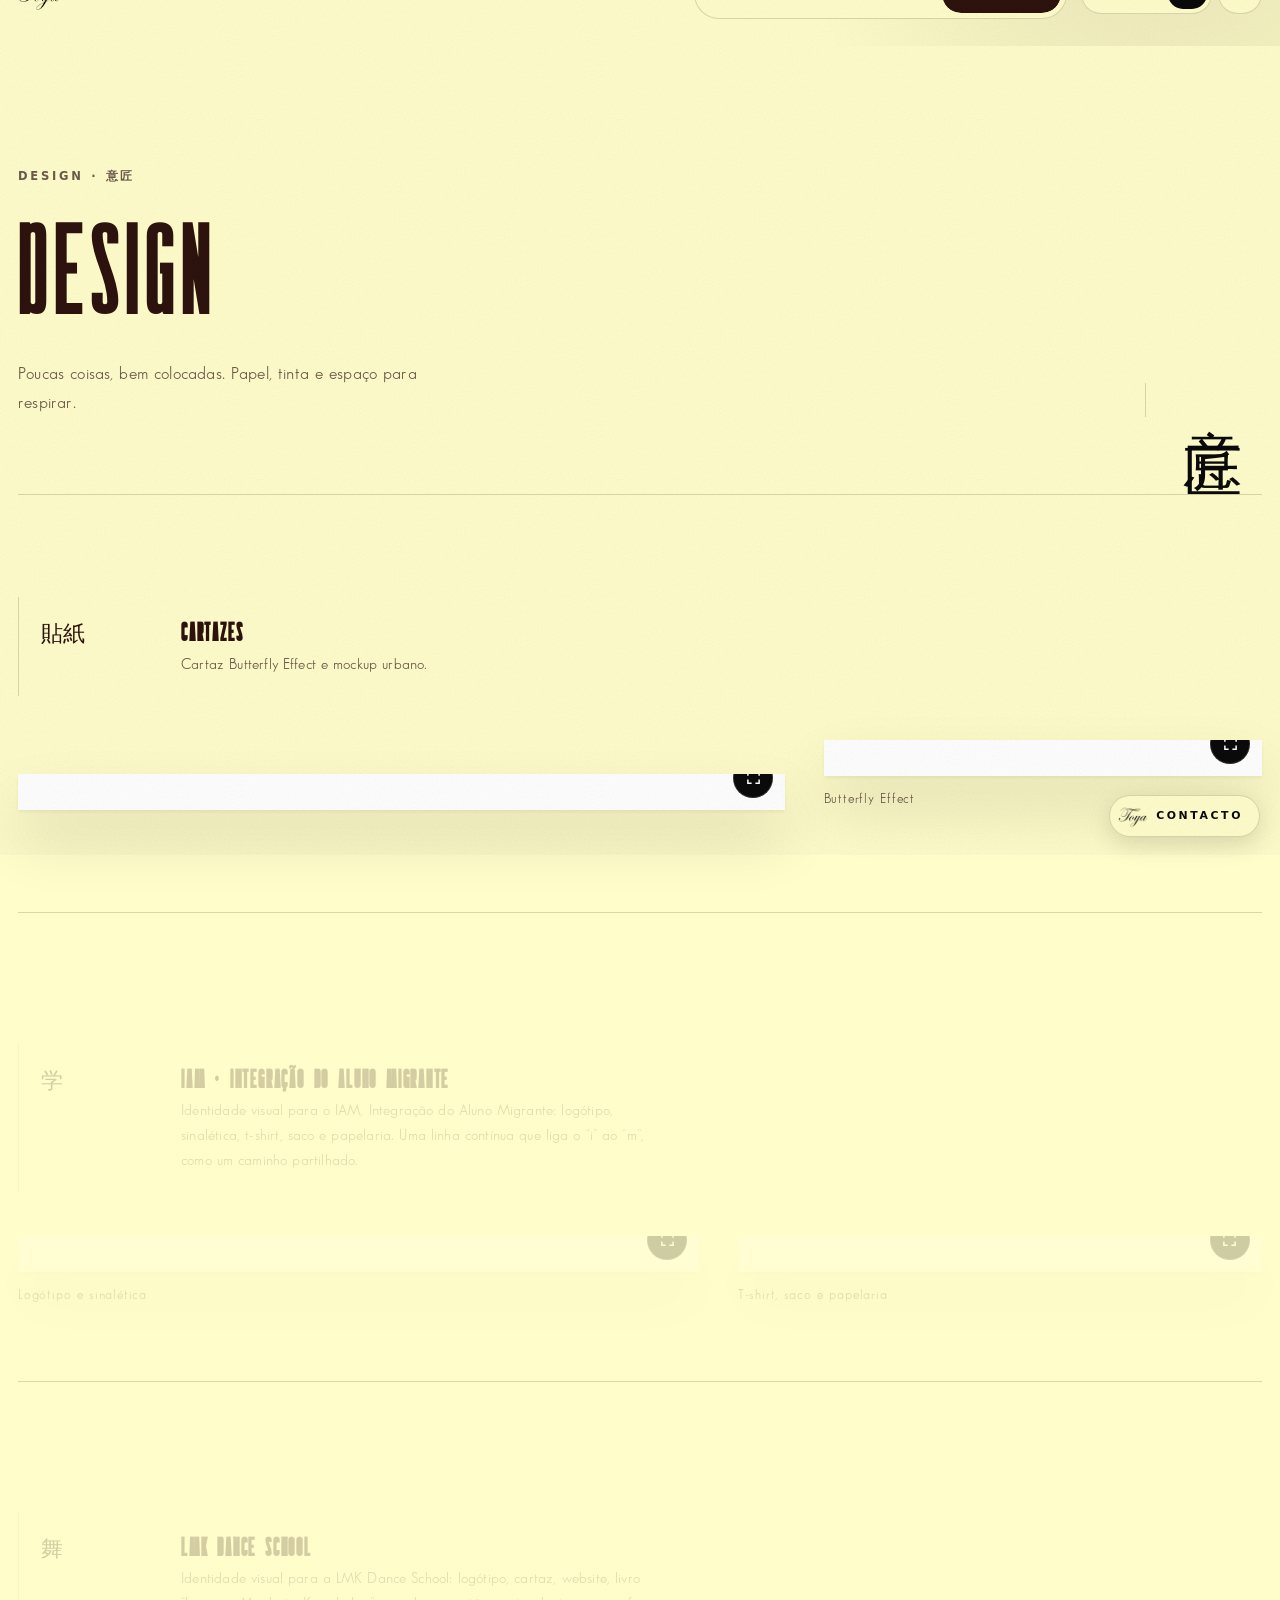
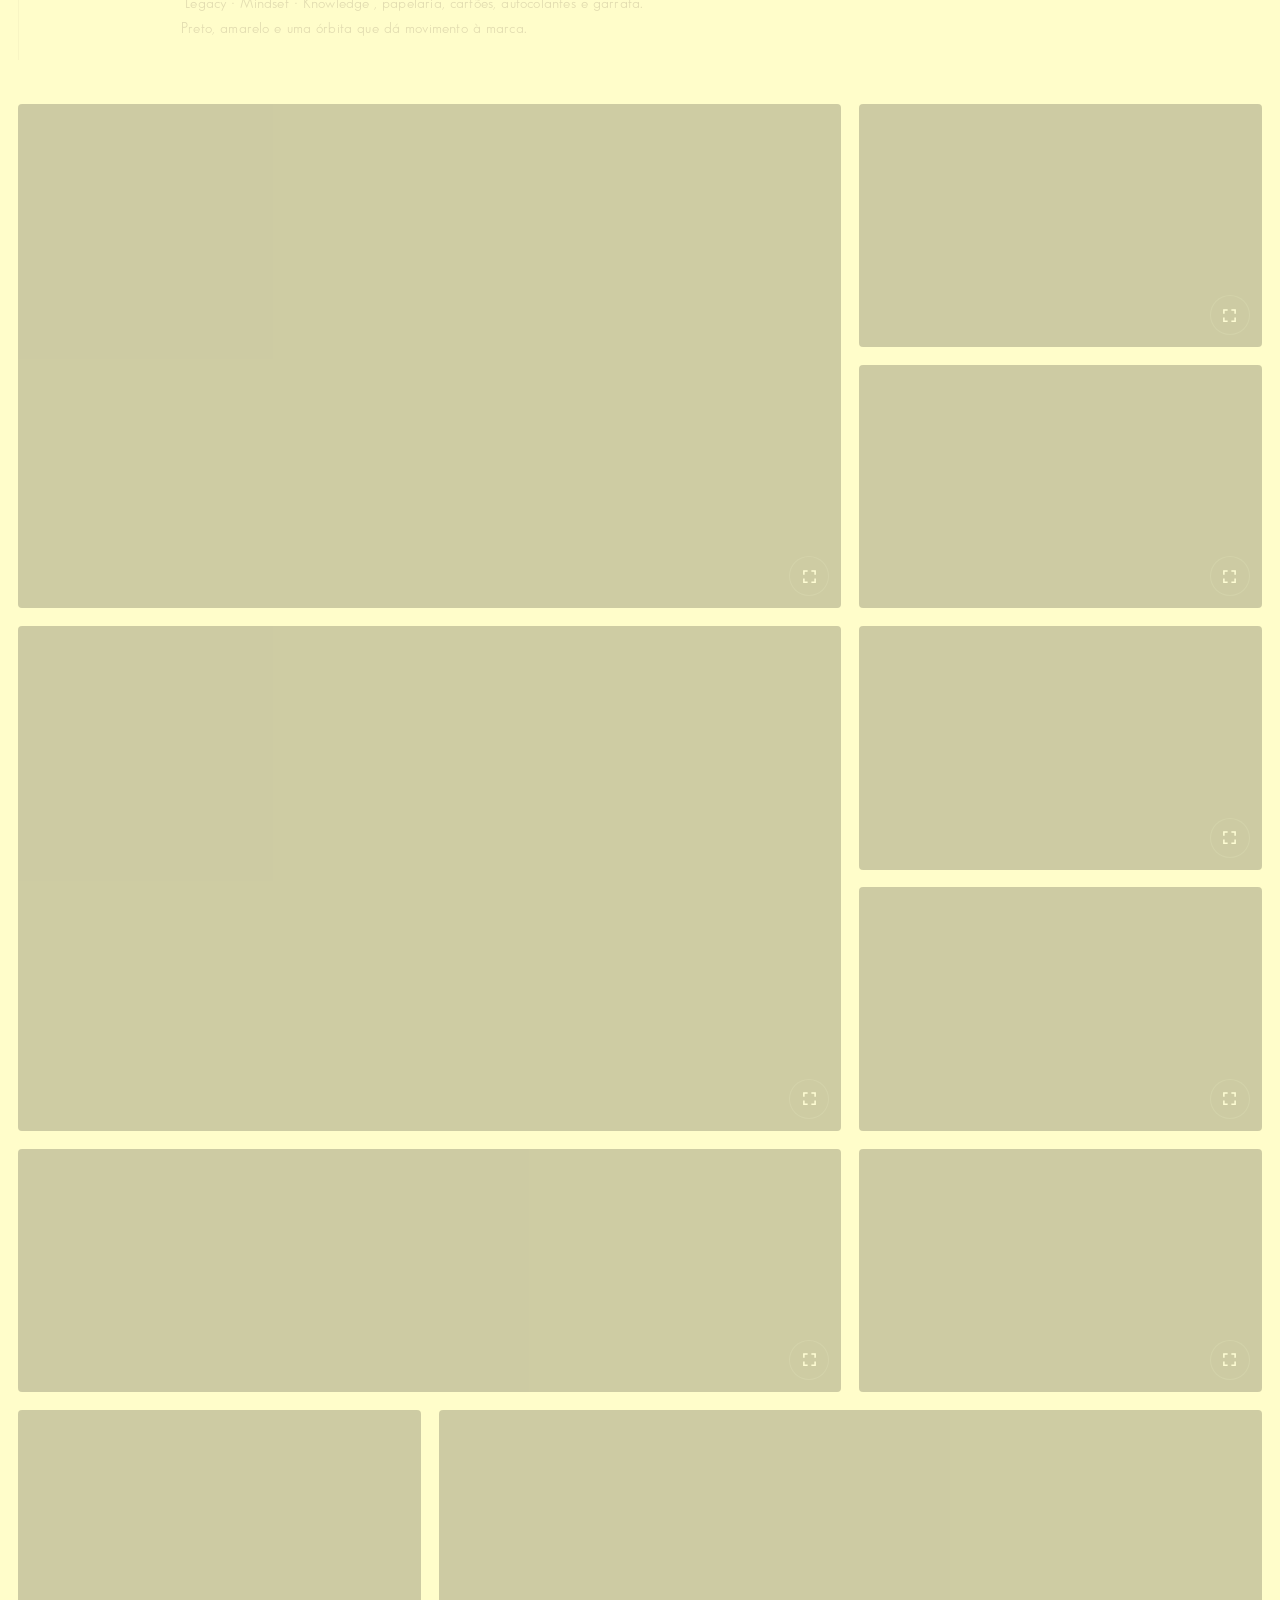
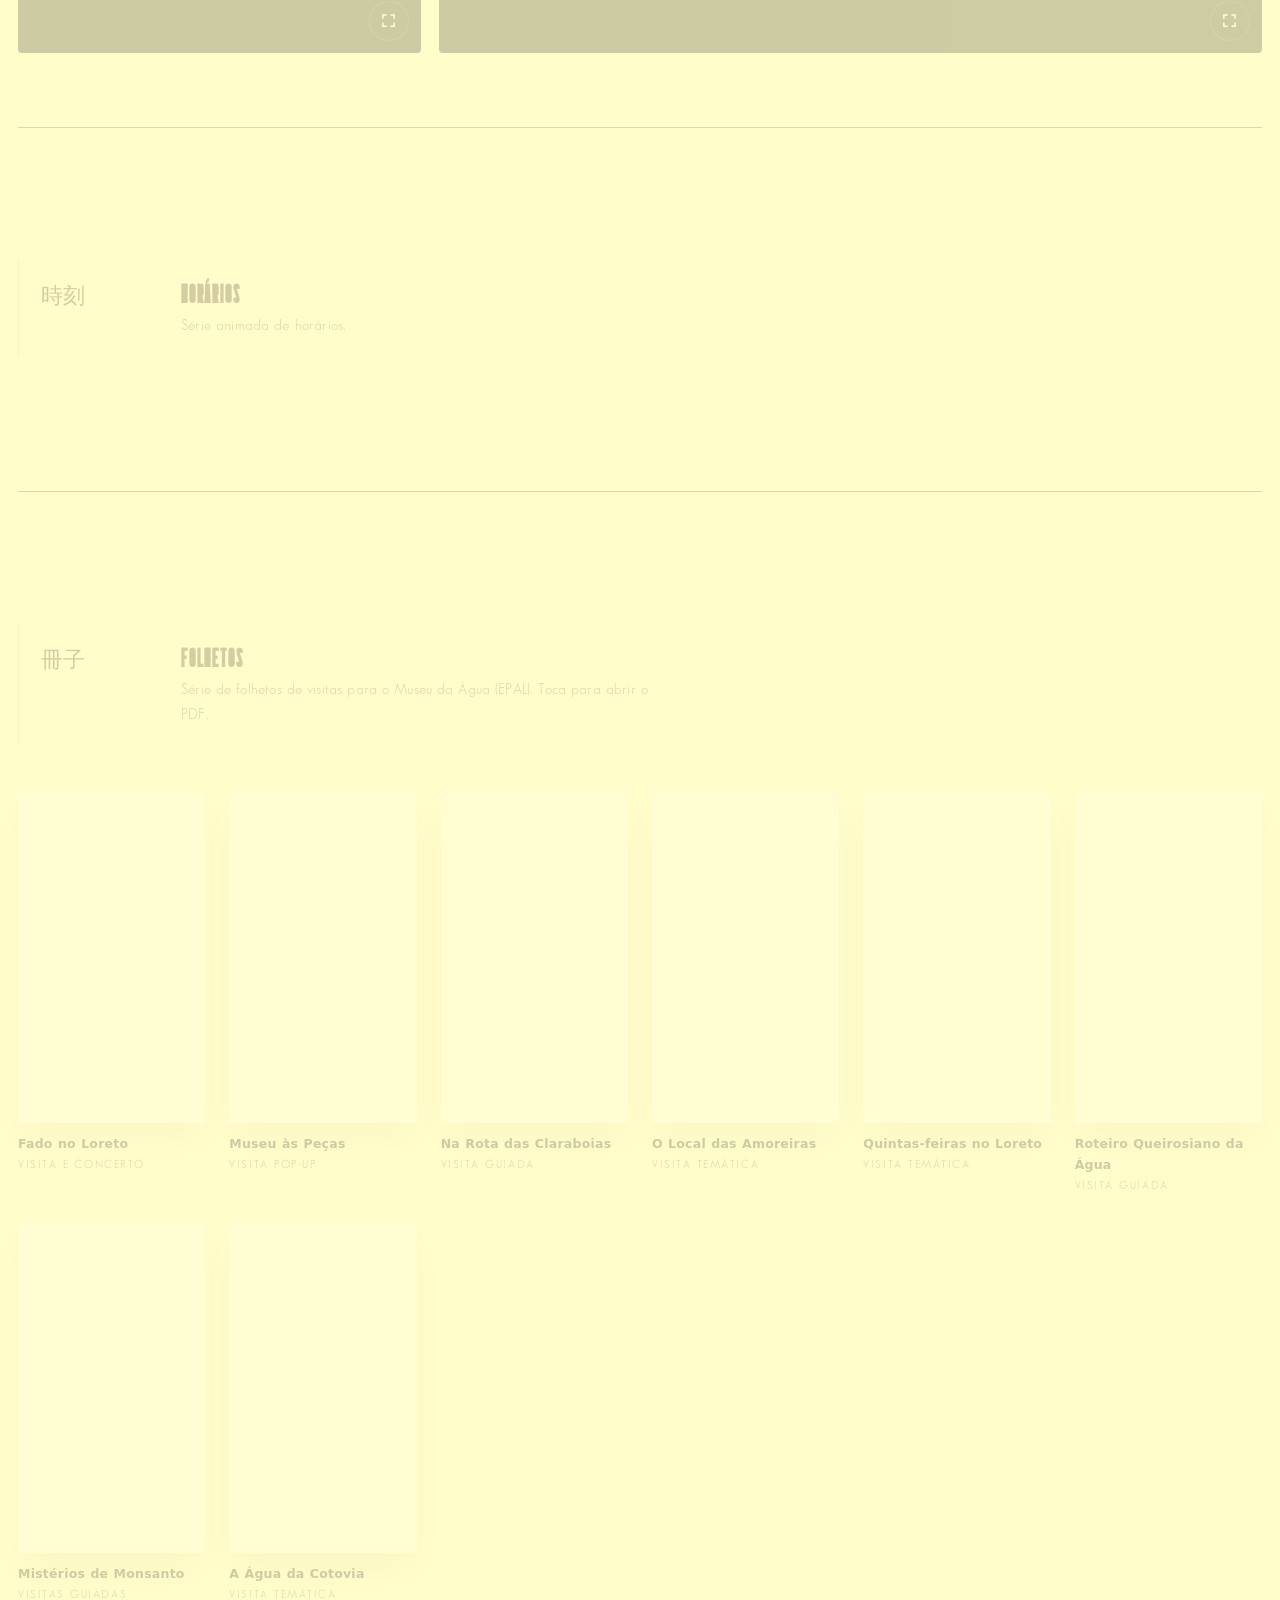
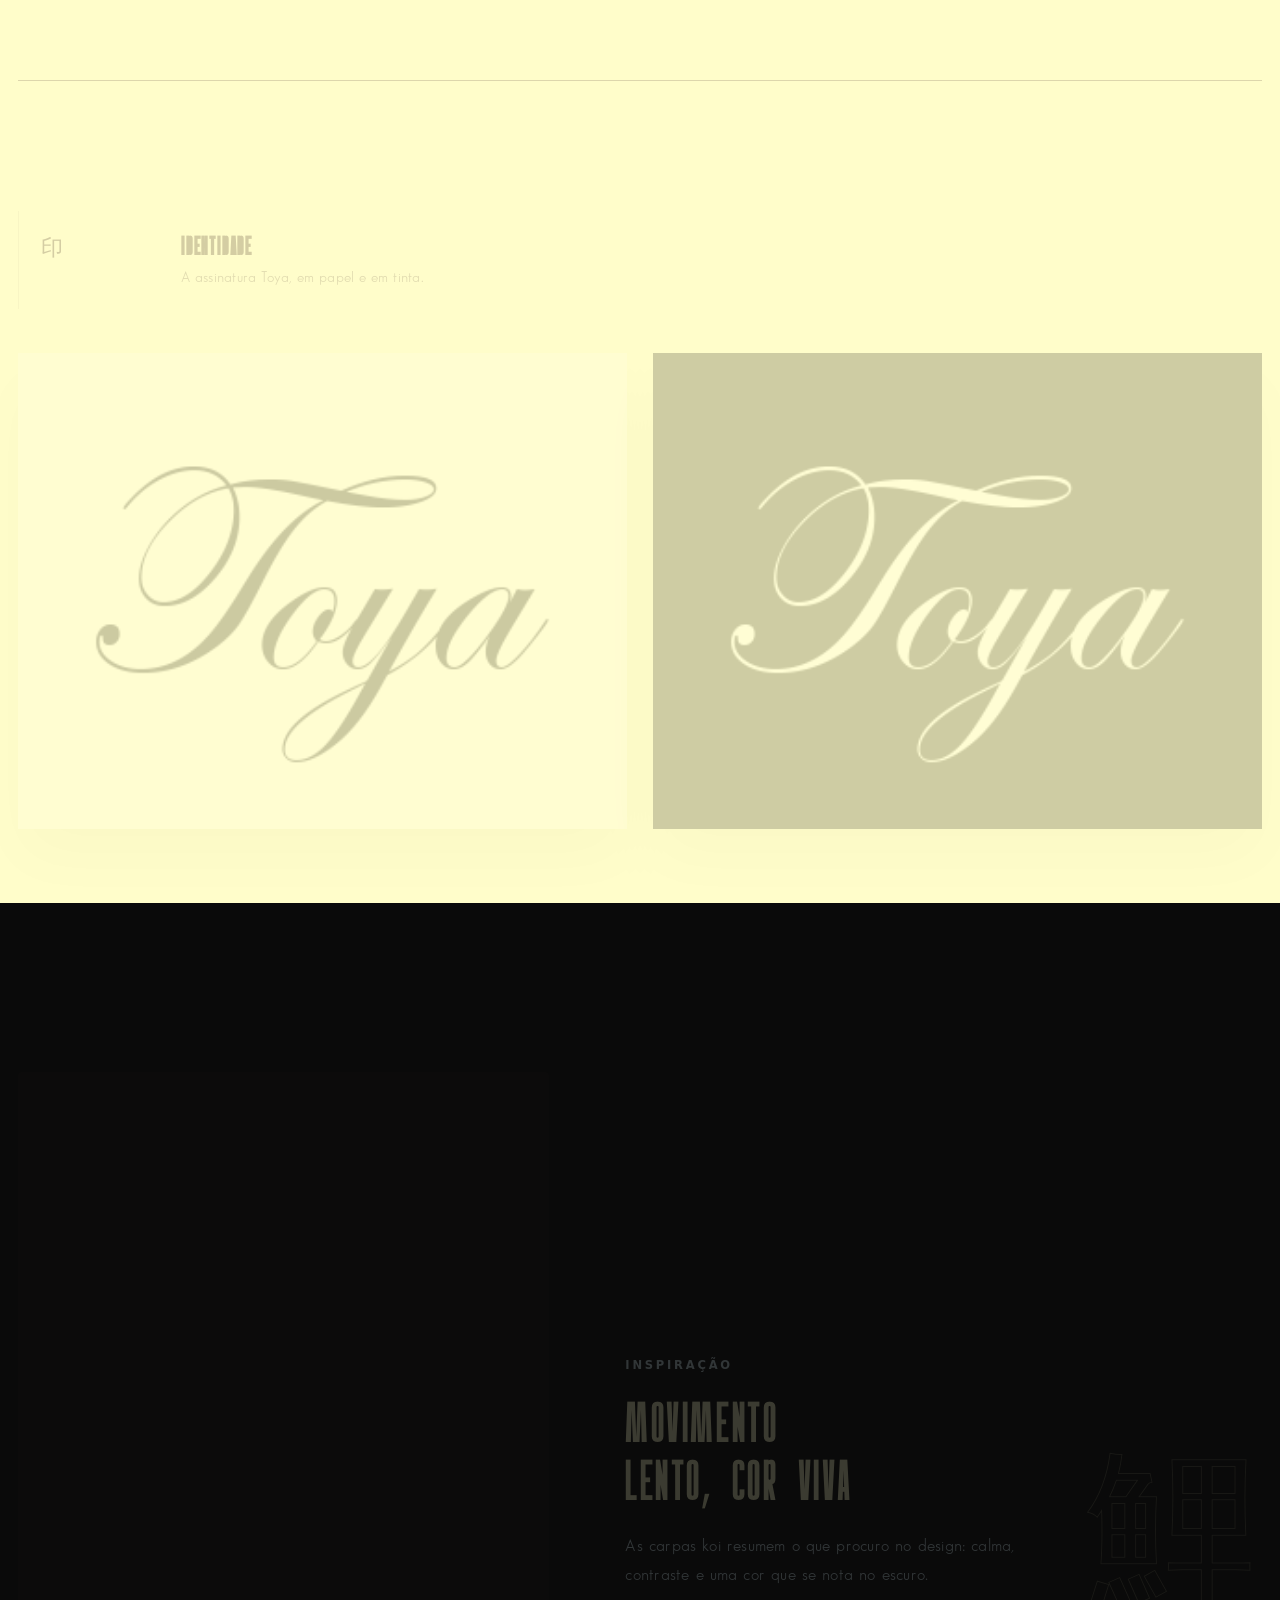
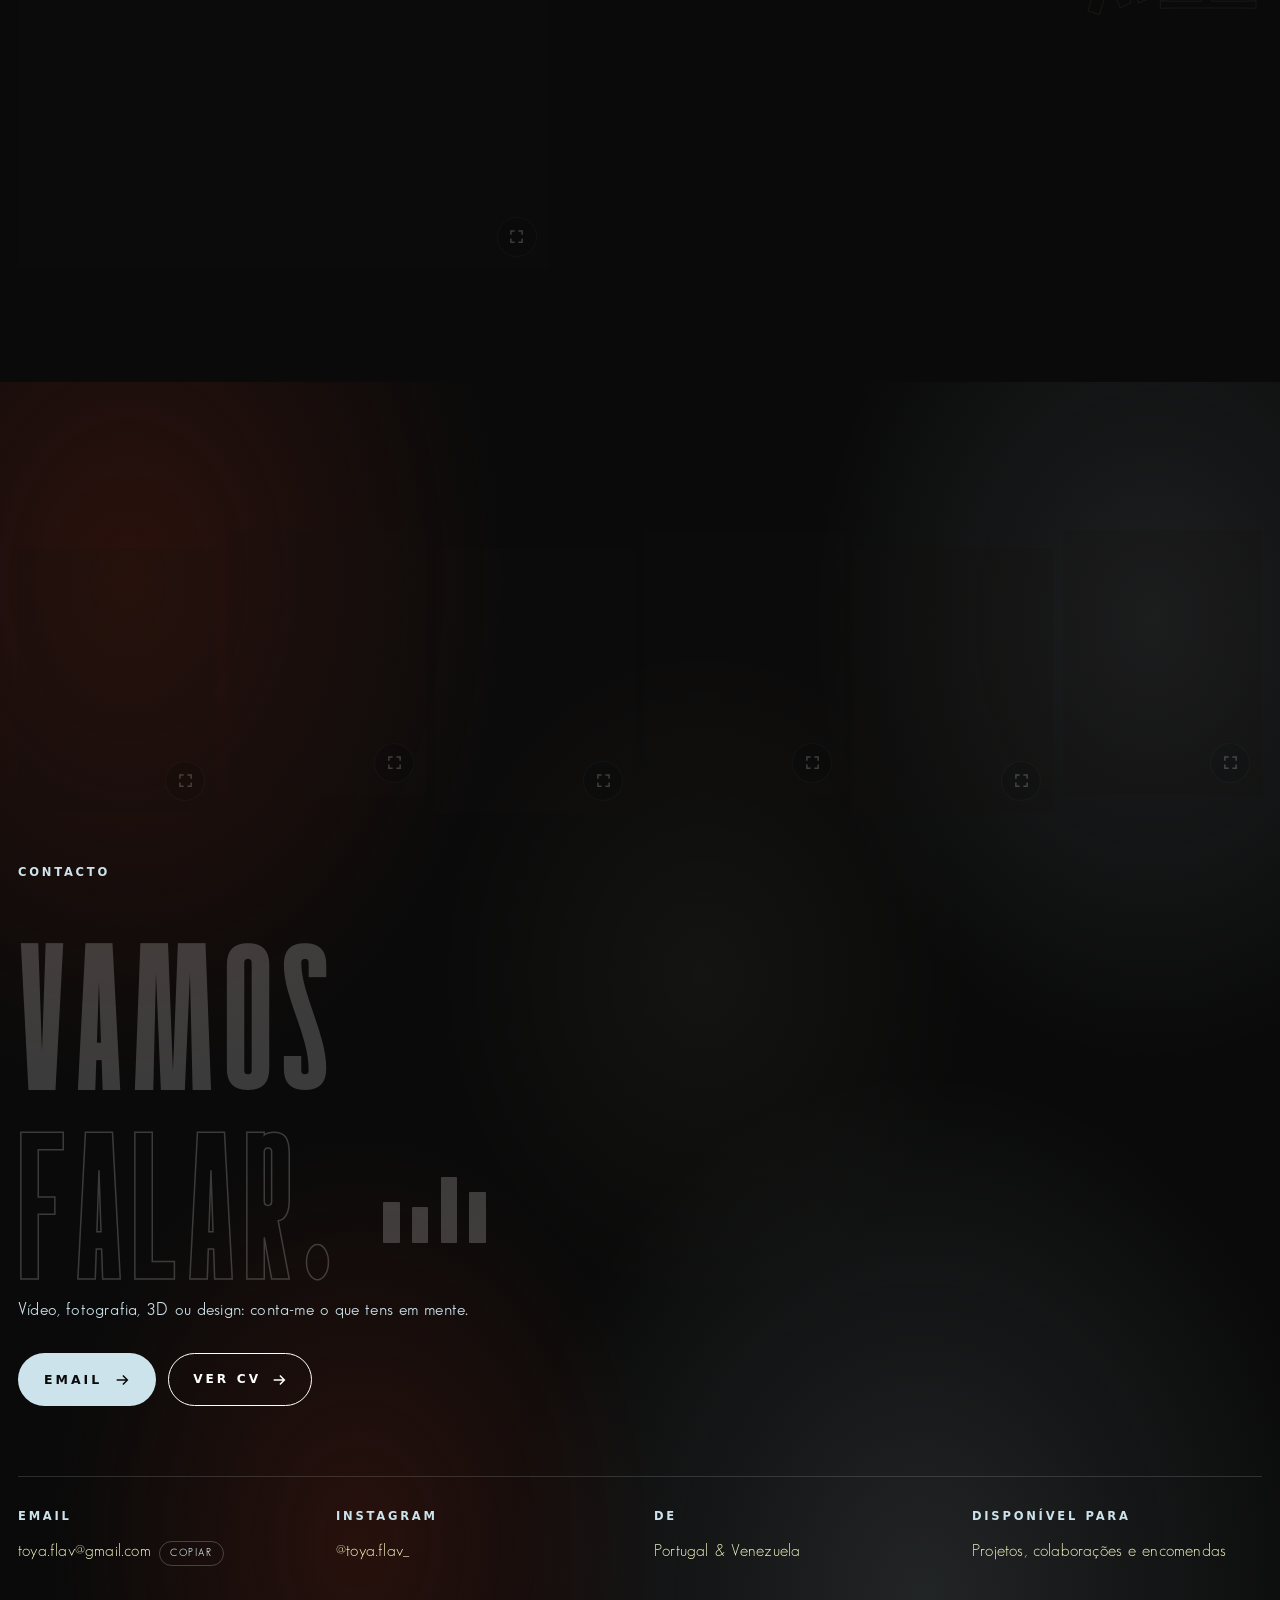
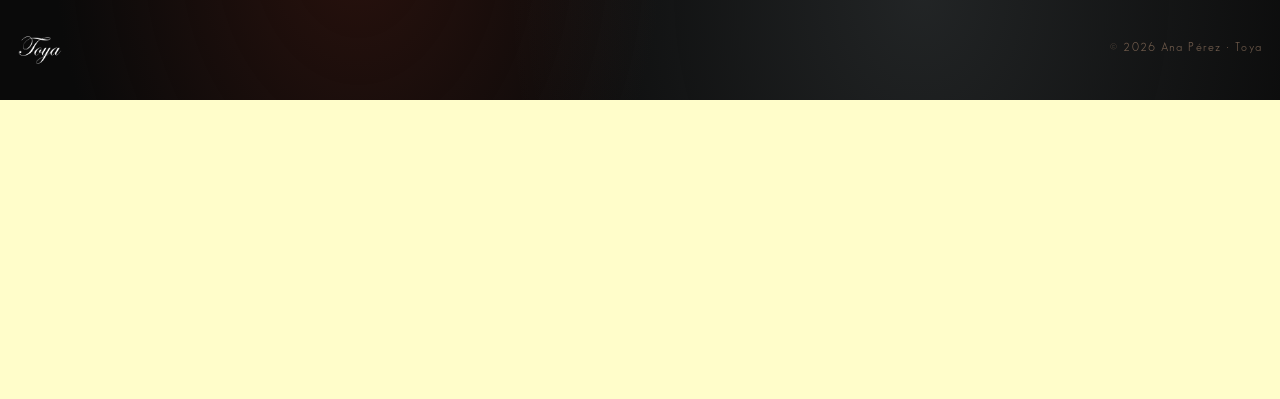
<file: design.html>
<!doctype html><html lang="pt"><head><meta charset="utf-8"><meta http-equiv="refresh" content="0; url=otros.html#design"><title>Outros — Toya</title></head><body style="background:#FFFDCA;font-family:sans-serif"><p><a href="otros.html#design">Outros</a></p></body></html>
</file>
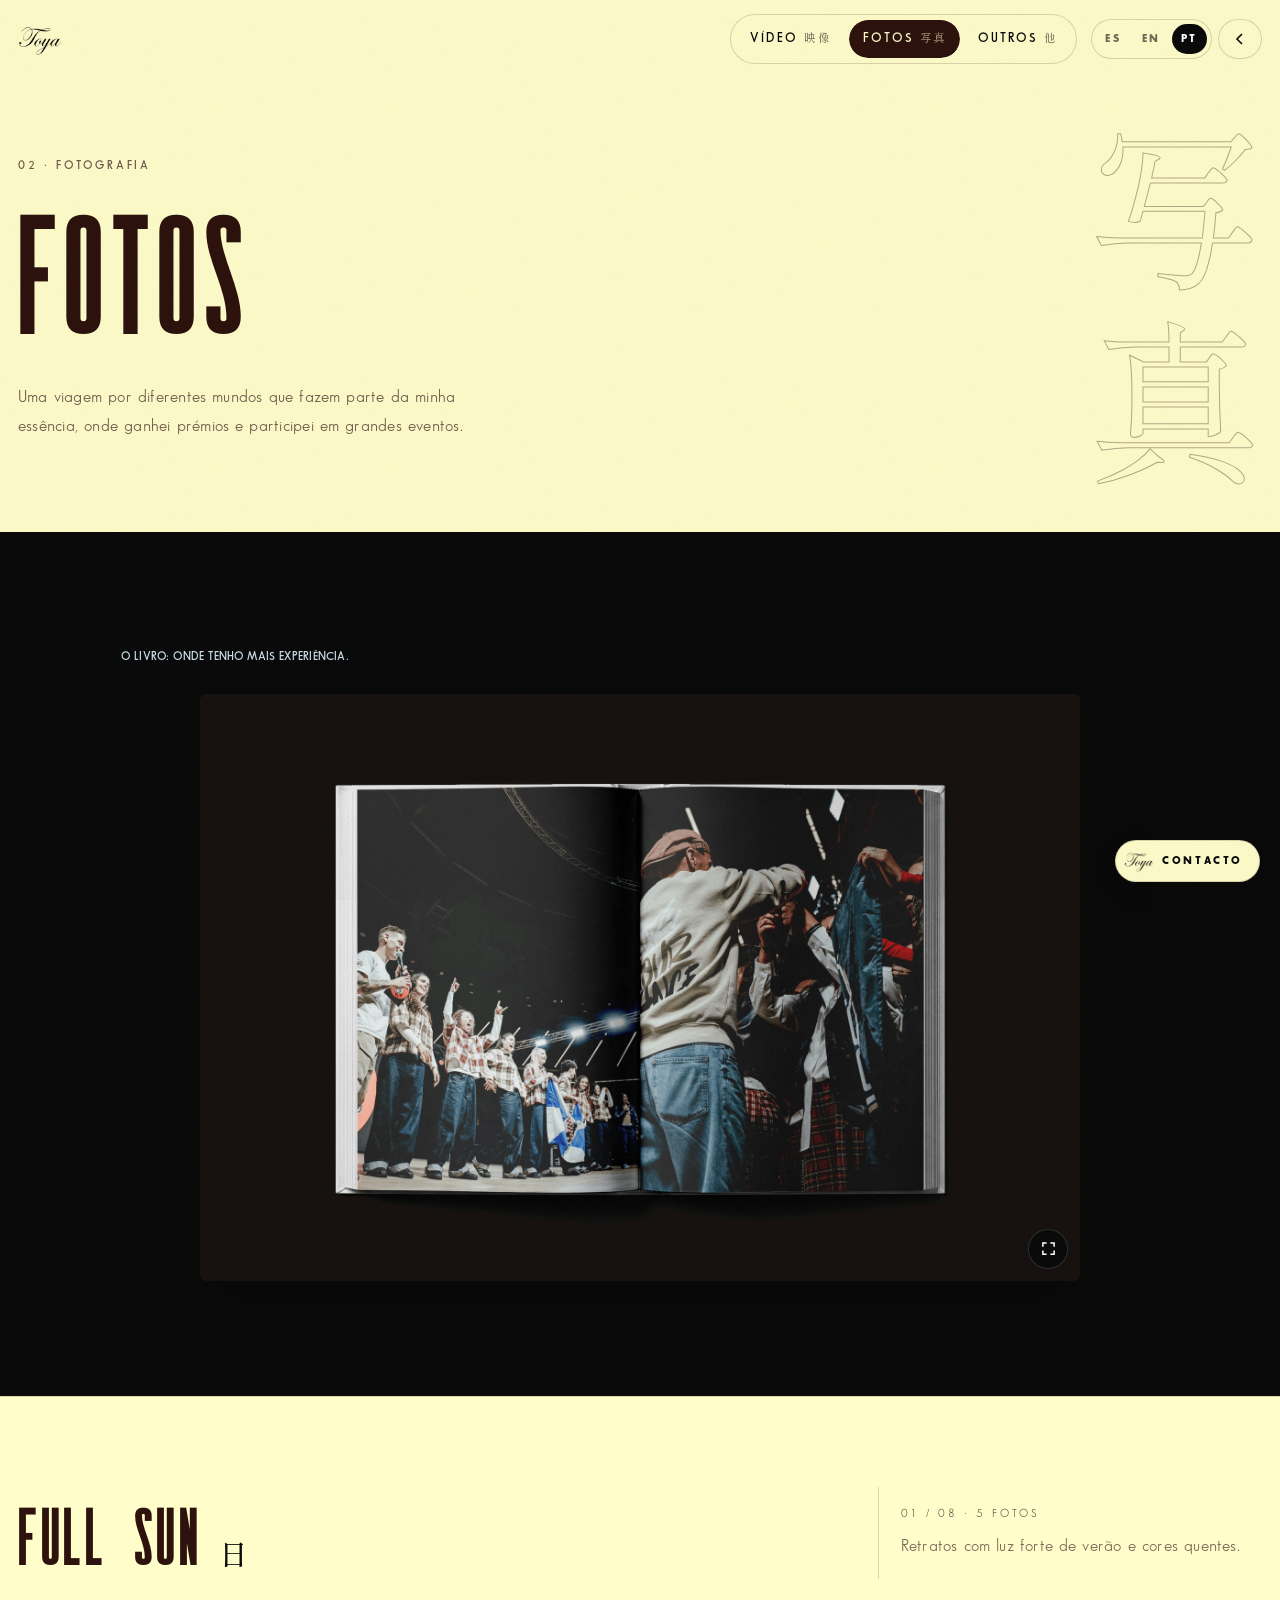
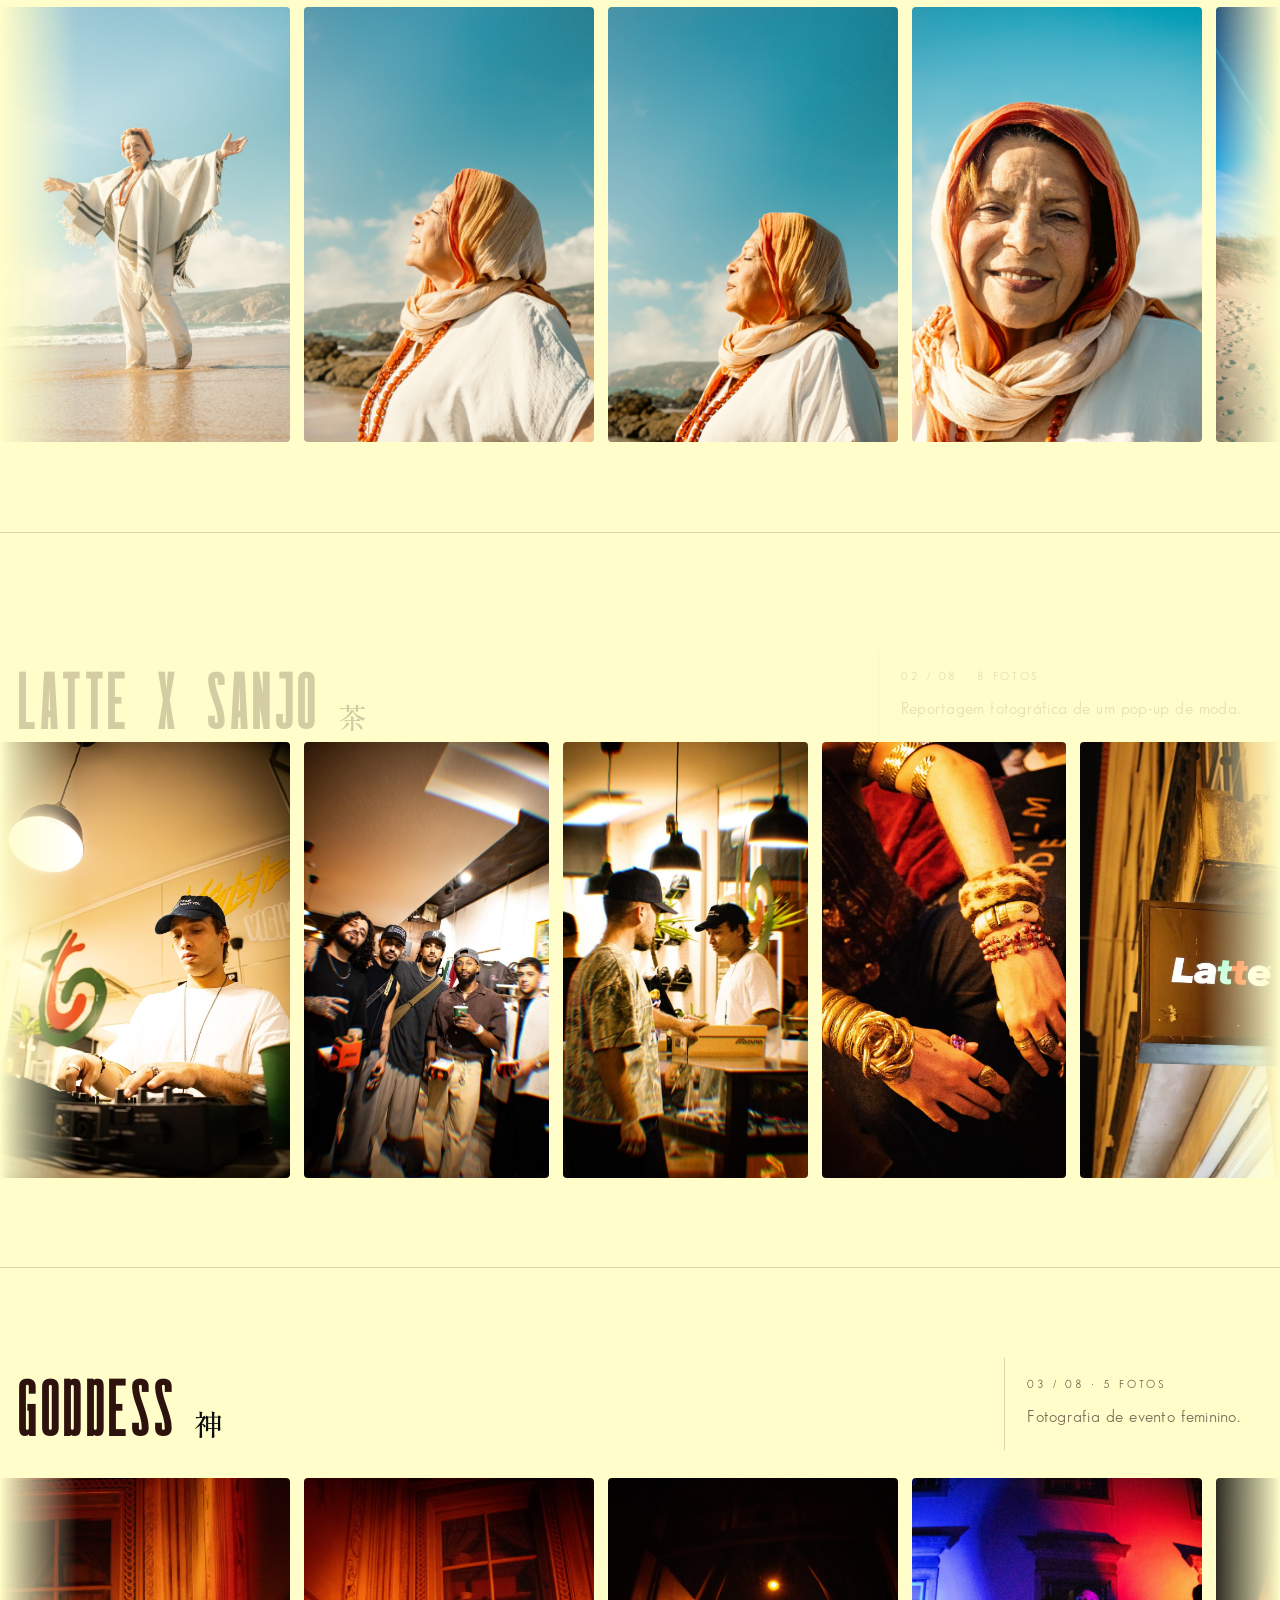
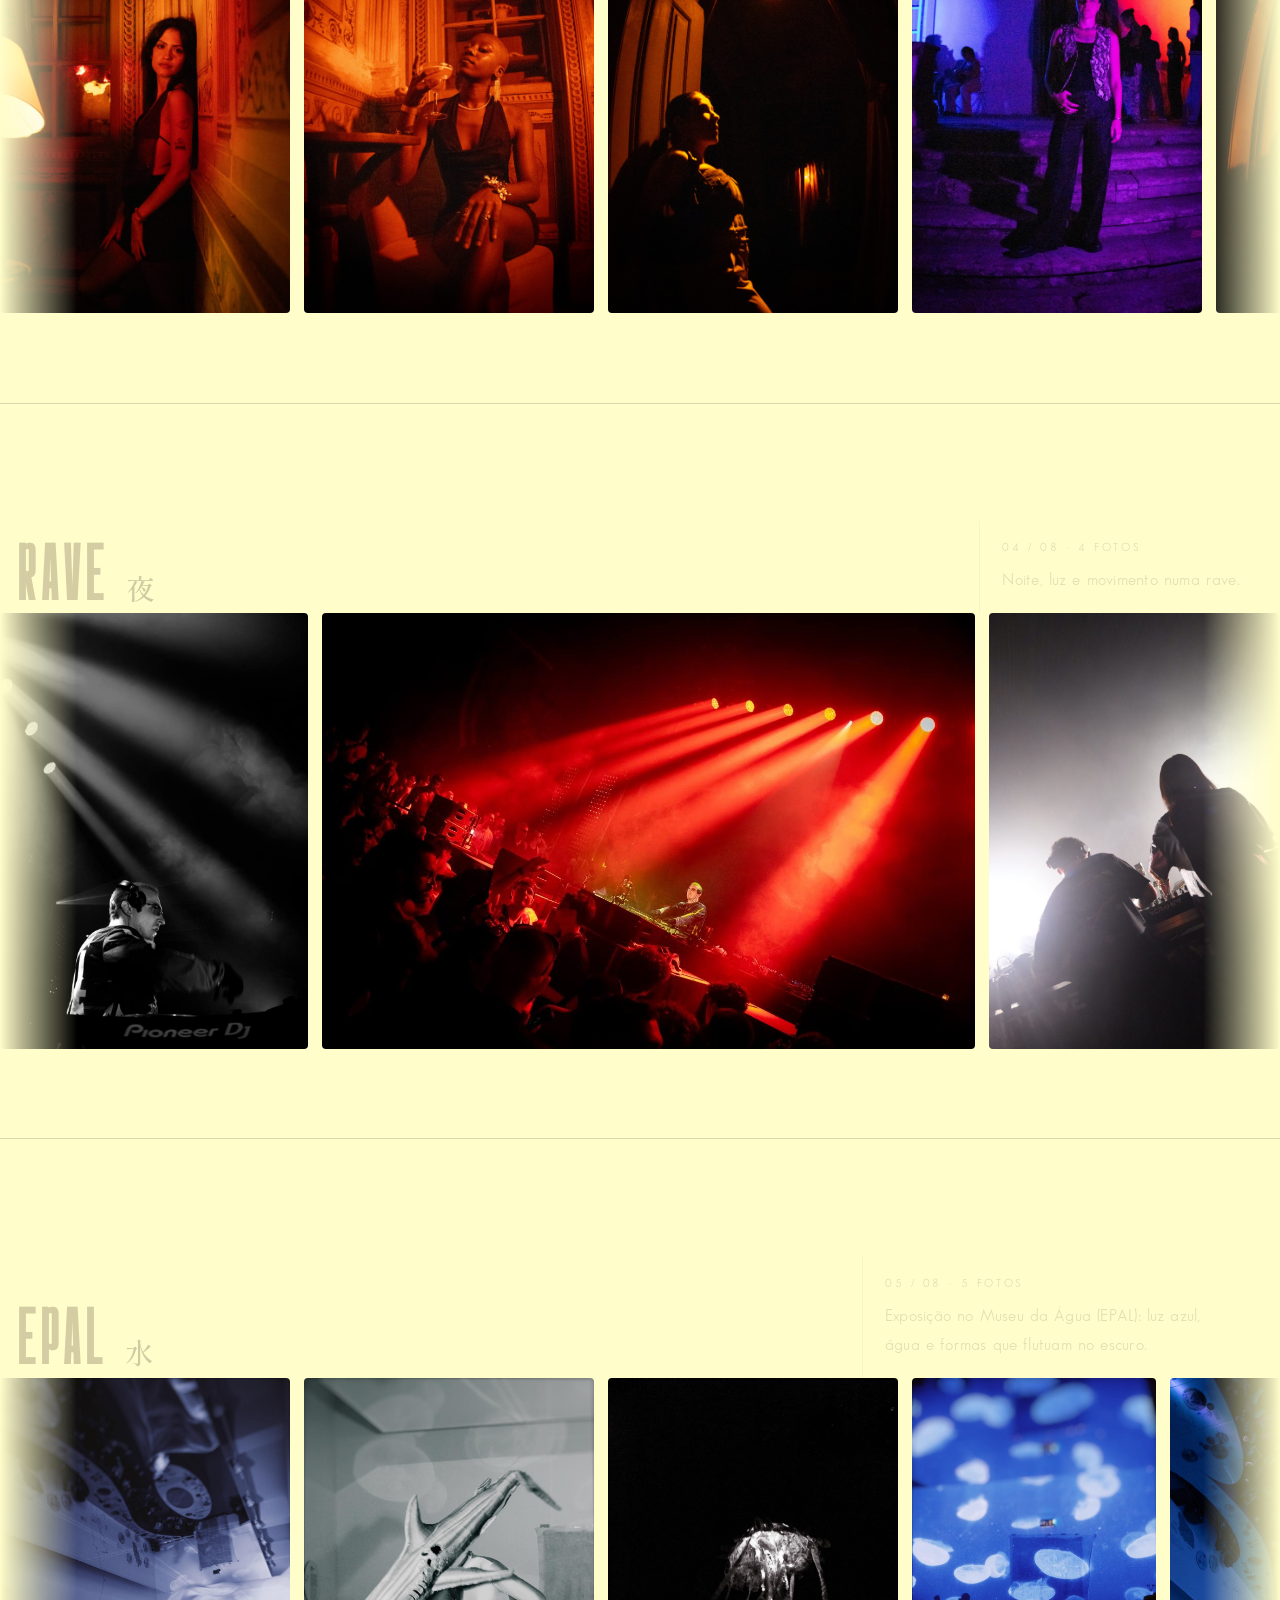
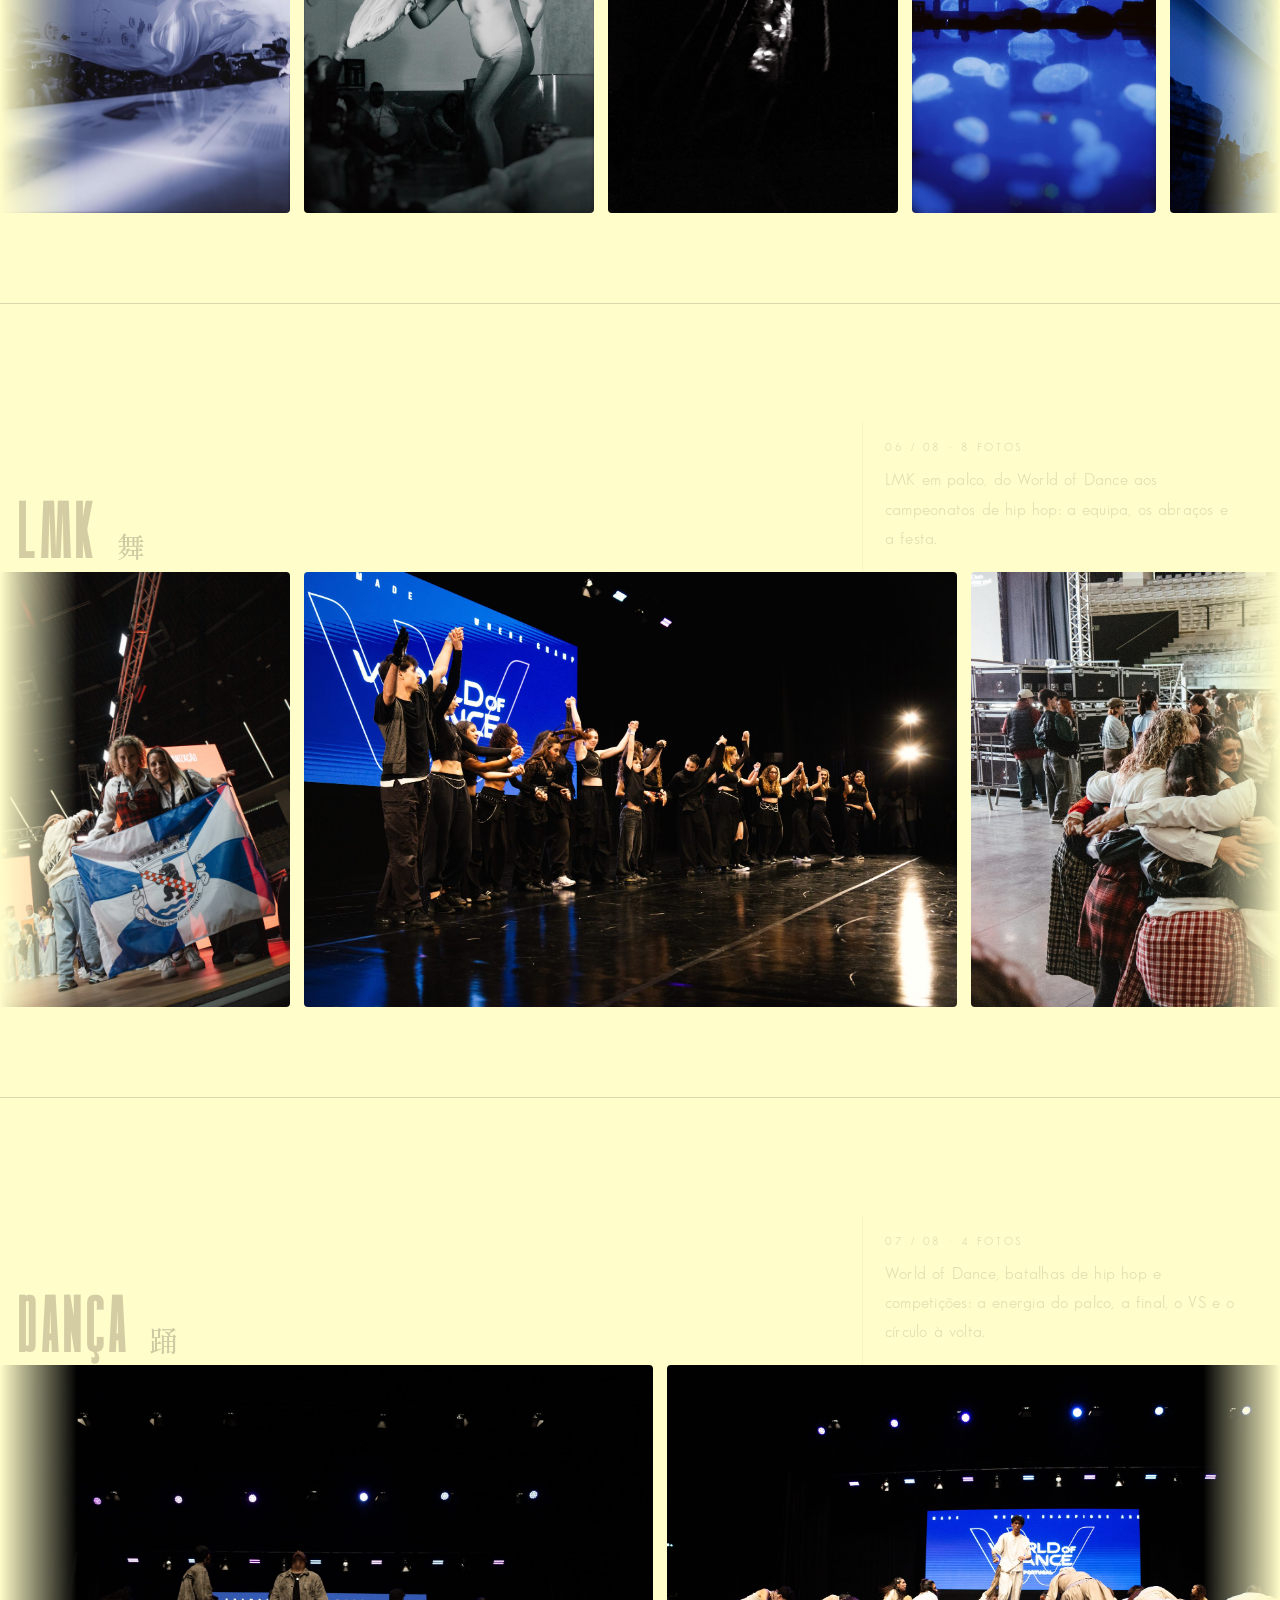
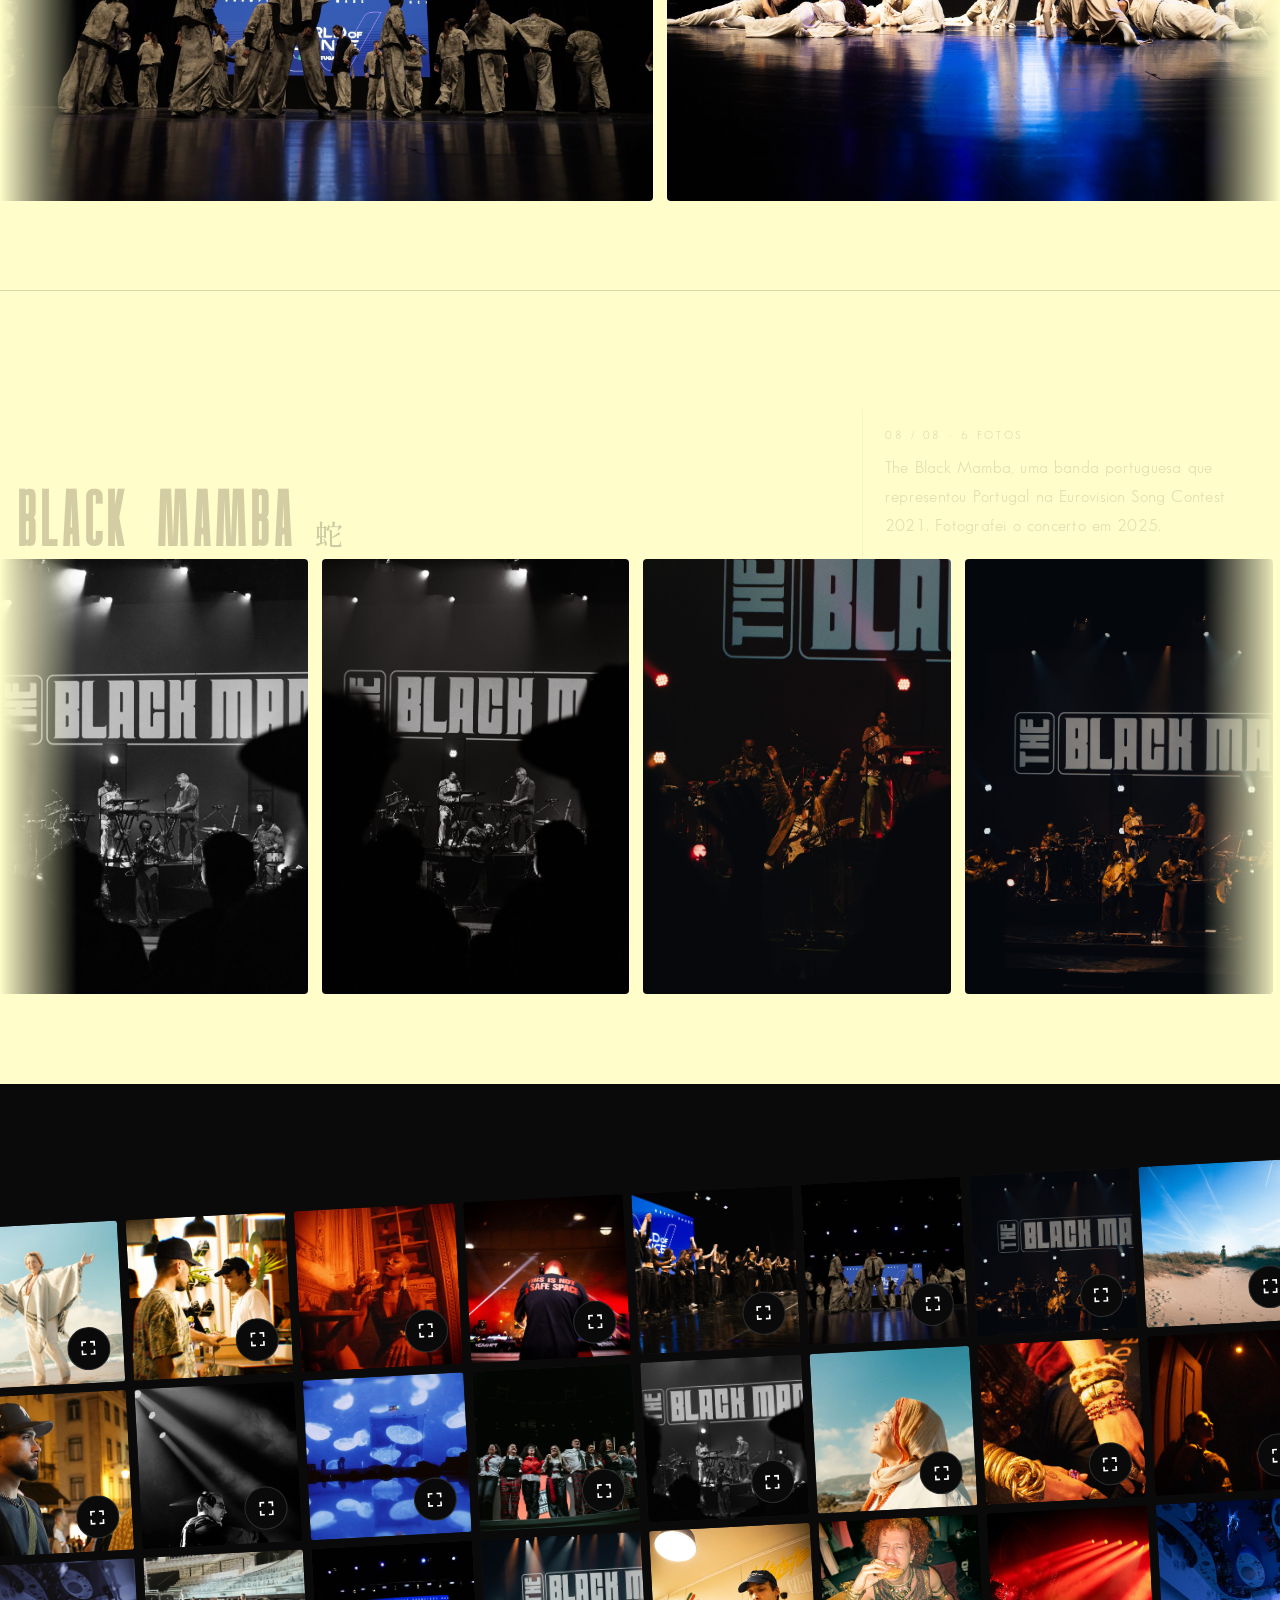
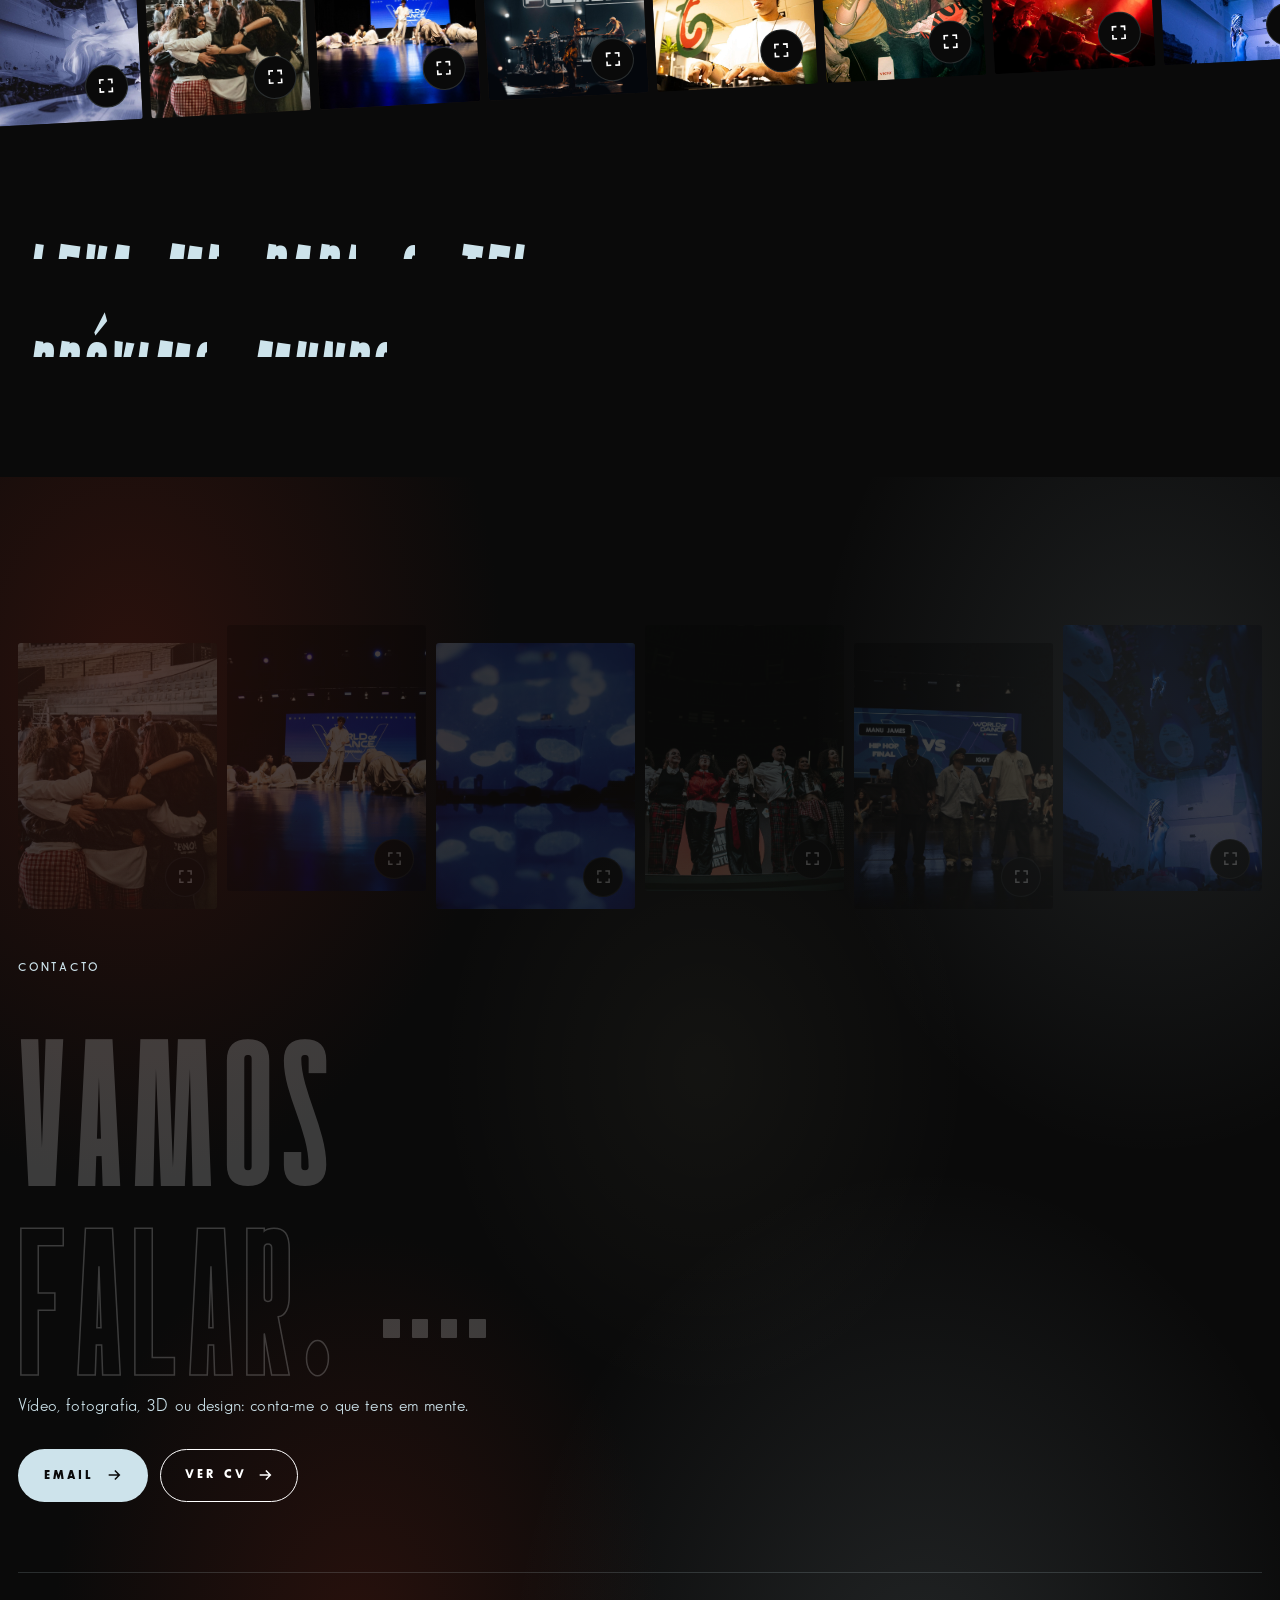
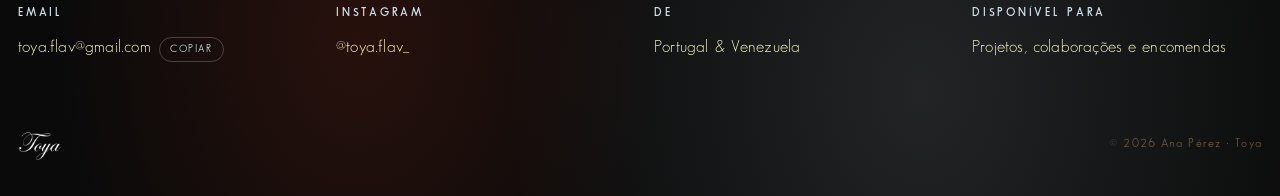
<file: fotos.html>
<!doctype html>
<html lang="pt">
<head>
  <meta charset="utf-8">
  <meta name="viewport" content="width=device-width, initial-scale=1, viewport-fit=cover">
  <title>Fotos — Toya</title>
  <link rel="icon" href="assets/logo.png">
  <link rel="preconnect" href="https://fonts.googleapis.com">
  <link rel="preconnect" href="https://fonts.gstatic.com" crossorigin>
  <link rel="stylesheet" href="https://fonts.googleapis.com/css2?family=Shippori+Mincho:wght@500;700&display=swap">
  <link rel="stylesheet" href="css/style.css">
</head>
<body data-page="fotos">

<main>

  <section class="phead wrap" data-tone="light">
    <span class="vk">写真</span>
    <div class="inner">
      <span class="eyebrow" data-i18n="fot.eye">02 · Fotografia</span>
      <h1 class="title" data-i18n="nav.fotos">Fotos</h1>
      <p class="sub" data-i18n="fot.sub"></p>
    </div>
  </section>

  <!-- Libro de fotos (tu gif) -->
  <section class="book-sec dark wrap" data-tone="dark">
    <p class="eyebrow ae-track" style="text-align:center;margin-bottom:28px;color:var(--sky)" data-i18n="fot.gif"></p>
    <div class="cam-zone rv"><div class="book-gif media" data-zoom data-title="Fotos"><img src="assets/gif/libro.gif" alt="Livro de fotografia a passar as páginas"></div></div>
  </section>

  <!-- Galerías por lugar: pasan solas, se paran al pasar el ratón, se amplían al hacer clic -->
  <div data-tone="light">
  <section class="loc">
    <div class="wrap"><div class="inner loc-top rv">
      <div class="loc-h"><h2 class="title">Full Sun</h2><span class="jp">日</span></div>
      <div class="desc glass-panel light"><span class="meta">01 / 08 · 5 <span data-i18n="fot.n">fotos</span></span><p data-i18n="f1"></p></div>
    </div></div>
    <div class="track-wrap"><div class="track">
          <figure><img src="img/fullsun/fullsun1.jpg" alt="Full Sun — foto 1" loading="lazy"></figure>
          <figure><img src="img/fullsun/fullsun2.jpg" alt="Full Sun — foto 2" loading="lazy"></figure>
          <figure><img src="img/fullsun/fullsun3.jpg" alt="Full Sun — foto 3" loading="lazy"></figure>
          <figure><img src="img/fullsun/fullsun4.jpg" alt="Full Sun — foto 4" loading="lazy"></figure>
          <figure><img src="img/fullsun/fullsun5.jpg" alt="Full Sun — foto 5" loading="lazy"></figure>
    </div></div>
  </section>
  <section class="loc">
    <div class="wrap"><div class="inner loc-top rv">
      <div class="loc-h"><h2 class="title">Latte x Sanjo</h2><span class="jp">茶</span></div>
      <div class="desc glass-panel light"><span class="meta">02 / 08 · 8 <span data-i18n="fot.n">fotos</span></span><p data-i18n="f2"></p></div>
    </div></div>
    <div class="track-wrap"><div class="track rev">
          <figure><img src="img/latte/latte1.jpg" alt="Latte x Sanjo — foto 1" loading="lazy"></figure>
          <figure><img src="img/latte/latte2.jpg" alt="Latte x Sanjo — foto 2" loading="lazy"></figure>
          <figure><img src="img/latte/latte3.jpg" alt="Latte x Sanjo — foto 3" loading="lazy"></figure>
          <figure><img src="img/latte/latte4.jpg" alt="Latte x Sanjo — foto 4" loading="lazy"></figure>
          <figure><img src="img/latte/latte5.jpg" alt="Latte x Sanjo — foto 5" loading="lazy"></figure>
          <figure><img src="img/latte/latte6.jpg" alt="Latte x Sanjo — foto 6" loading="lazy"></figure>
          <figure><img src="img/latte/latte7.jpg" alt="Latte x Sanjo — foto 7" loading="lazy"></figure>
          <figure><img src="img/latte/latte8.jpg" alt="Latte x Sanjo — foto 8" loading="lazy"></figure>
    </div></div>
  </section>
  <section class="loc">
    <div class="wrap"><div class="inner loc-top rv">
      <div class="loc-h"><h2 class="title">Goddess</h2><span class="jp">神</span></div>
      <div class="desc glass-panel light"><span class="meta">03 / 08 · 5 <span data-i18n="fot.n">fotos</span></span><p data-i18n="f3"></p></div>
    </div></div>
    <div class="track-wrap"><div class="track">
          <figure><img src="img/goddess/goddess1.jpg" alt="Goddess — foto 1" loading="lazy"></figure>
          <figure><img src="img/goddess/goddess2.jpg" alt="Goddess — foto 2" loading="lazy"></figure>
          <figure><img src="img/goddess/goddess3.jpg" alt="Goddess — foto 3" loading="lazy"></figure>
          <figure><img src="img/goddess/goddess4.jpg" alt="Goddess — foto 4" loading="lazy"></figure>
          <figure><img src="img/goddess/goddess5.jpg" alt="Goddess — foto 6" loading="lazy"></figure>
    </div></div>
  </section>
  <section class="loc">
    <div class="wrap"><div class="inner loc-top rv">
      <div class="loc-h"><h2 class="title">Rave</h2><span class="jp">夜</span></div>
      <div class="desc glass-panel light"><span class="meta">04 / 08 · 4 <span data-i18n="fot.n">fotos</span></span><p data-i18n="f4"></p></div>
    </div></div>
    <div class="track-wrap"><div class="track rev">
          <figure><img src="img/rave/rave1.jpg" alt="Rave — foto 1" loading="lazy"></figure>
          <figure><img src="img/rave/rave2.jpg" alt="Rave — foto 2" loading="lazy"></figure>
          <figure><img src="img/rave/rave3.jpg" alt="Rave — foto 3" loading="lazy"></figure>
          <figure><img src="img/rave/rave4.jpg" alt="Rave — foto 4" loading="lazy"></figure>
    </div></div>
  </section>
  <section class="loc">
    <div class="wrap"><div class="inner loc-top rv">
      <div class="loc-h"><h2 class="title">EPAL</h2><span class="jp">水</span></div>
      <div class="desc glass-panel light"><span class="meta">05 / 08 · 5 <span data-i18n="fot.n">fotos</span></span><p data-i18n="f5"></p></div>
    </div></div>
    <div class="track-wrap"><div class="track">
          <figure><img src="img/epal/epal1.jpg" alt="EPAL — foto 1" loading="lazy"></figure>
          <figure><img src="img/epal/epal2.jpg" alt="EPAL — foto 2" loading="lazy"></figure>
          <figure><img src="img/epal/epal3.jpg" alt="EPAL — foto 3" loading="lazy"></figure>
          <figure><img src="img/epal/epal4.jpg" alt="EPAL — foto 4" loading="lazy"></figure>
          <figure><img src="img/epal/epal5.jpg" alt="EPAL — foto 5" loading="lazy"></figure>
    </div></div>
  </section>
  <section class="loc">
    <div class="wrap"><div class="inner loc-top rv">
      <div class="loc-h"><h2 class="title">LMK</h2><span class="jp">舞</span></div>
      <div class="desc glass-panel light"><span class="meta">06 / 08 · 8 <span data-i18n="fot.n">fotos</span></span><p data-i18n="f6"></p></div>
    </div></div>
    <div class="track-wrap"><div class="track rev">
          <figure><img src="img/lmk/lmk1.jpg" alt="LMK — foto 1" loading="lazy"></figure>
          <figure><img src="img/lmk/lmk2.jpg" alt="LMK — foto 2" loading="lazy"></figure>
          <figure><img src="img/lmk/lmk3.jpg" alt="LMK — foto 3" loading="lazy"></figure>
          <figure><img src="img/lmk/lmk4.jpg" alt="LMK — foto 4" loading="lazy"></figure>
          <figure><img src="img/lmk/lmk5.jpg" alt="LMK — foto 5" loading="lazy"></figure>
          <figure><img src="img/lmk/lmk6.jpg" alt="LMK — foto 6" loading="lazy"></figure>
          <figure><img src="img/lmk/lmk7.jpg" alt="LMK — foto 7" loading="lazy"></figure>
          <figure><img src="img/lmk/lmk8.jpg" alt="LMK — foto 8" loading="lazy"></figure>
    </div></div>
  </section>
  <section class="loc">
    <div class="wrap"><div class="inner loc-top rv">
      <div class="loc-h"><h2 class="title">Dança</h2><span class="jp">踊</span></div>
      <div class="desc glass-panel light"><span class="meta">07 / 08 · 4 <span data-i18n="fot.n">fotos</span></span><p data-i18n="f7"></p></div>
    </div></div>
    <div class="track-wrap"><div class="track">
          <figure><img src="img/danca/danca1.jpg" alt="Dança — foto 1" loading="lazy"></figure>
          <figure><img src="img/danca/danca2.jpg" alt="Dança — foto 2" loading="lazy"></figure>
          <figure><img src="img/danca/danca3.jpg" alt="Dança — foto 3" loading="lazy"></figure>
          <figure><img src="img/danca/danca4.jpg" alt="Dança — foto 4" loading="lazy"></figure>
    </div></div>
  </section>
  <section class="loc">
    <div class="wrap"><div class="inner loc-top rv">
      <div class="loc-h"><h2 class="title">Black Mamba</h2><span class="jp">蛇</span></div>
      <div class="desc glass-panel light"><span class="meta">08 / 08 · 6 <span data-i18n="fot.n">fotos</span></span><p data-i18n="f8"></p></div>
    </div></div>
    <div class="track-wrap"><div class="track rev">
          <figure><img src="img/bm/bm1.jpg" alt="The Black Mamba ao vivo — foto 1" loading="lazy"></figure>
          <figure><img src="img/bm/bm2.jpg" alt="The Black Mamba ao vivo — foto 2" loading="lazy"></figure>
          <figure><img src="img/bm/bm3.jpg" alt="The Black Mamba ao vivo — foto 3" loading="lazy"></figure>
          <figure><img src="img/bm/bm4.jpg" alt="The Black Mamba ao vivo — foto 4" loading="lazy"></figure>
          <figure><img src="img/bm/bm5.jpg" alt="The Black Mamba ao vivo — foto 5" loading="lazy"></figure>
          <figure><img src="img/bm/bm6.jpg" alt="The Black Mamba ao vivo — foto 6" loading="lazy"></figure>
    </div></div>
  </section>
  </div>

  <!-- Mural final -->
  <section class="world dark wrap" data-tone="dark">
    <div class="wall ae-zoom" id="wall"></div>
    <div class="inner row">
      <p class="big ae" data-ae data-i18n="fot.world">Leva-me para o teu próximo mundo</p>
      <div class="ae-wipe" style="border-radius:999px"><a class="cta" href="#contacto"><span data-i18n="talk">Vamos falar</span><svg width="16" height="16" viewBox="0 0 18 18" fill="none" stroke="currentColor" stroke-width="1.8"><path d="M3 9h12M10 4l5 5-5 5"/></svg></a></div>
    </div>
  </section>

</main>

<script src="js/main.js"></script>
</body>
</html>
</file>
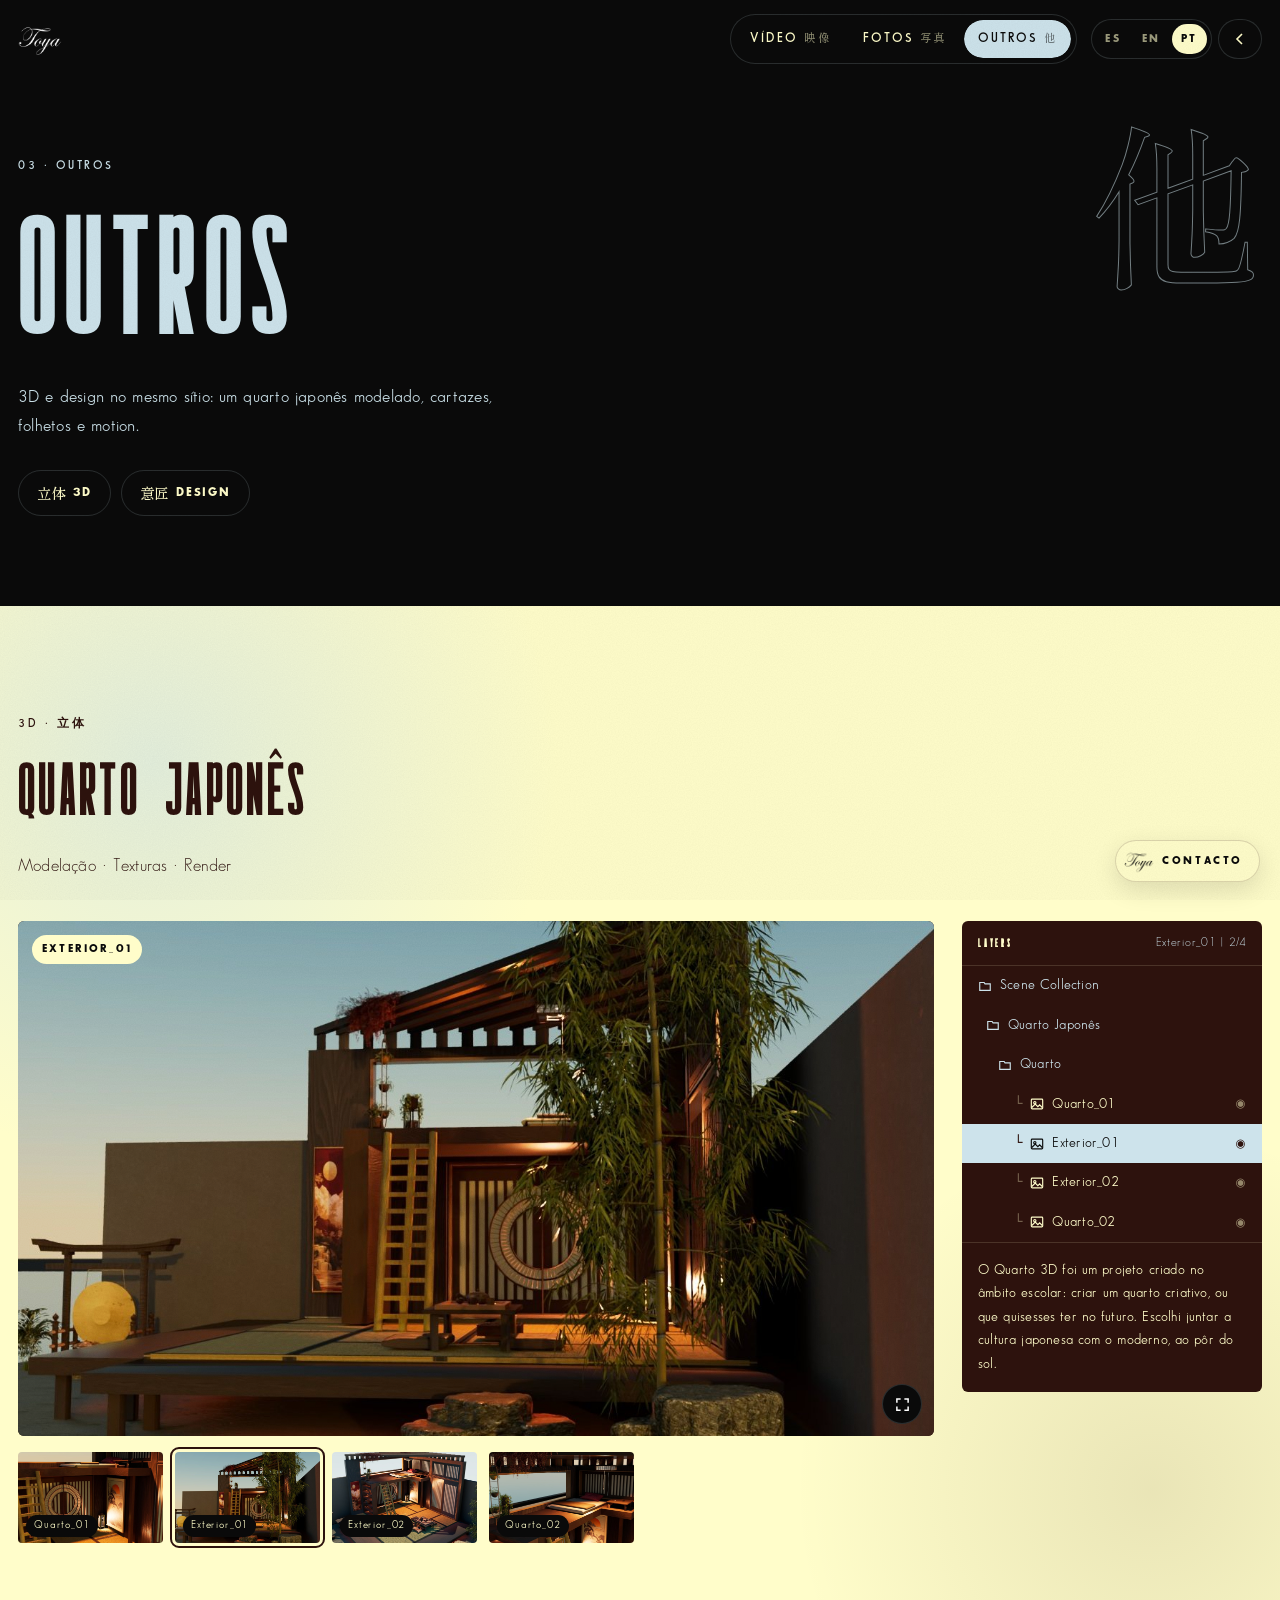
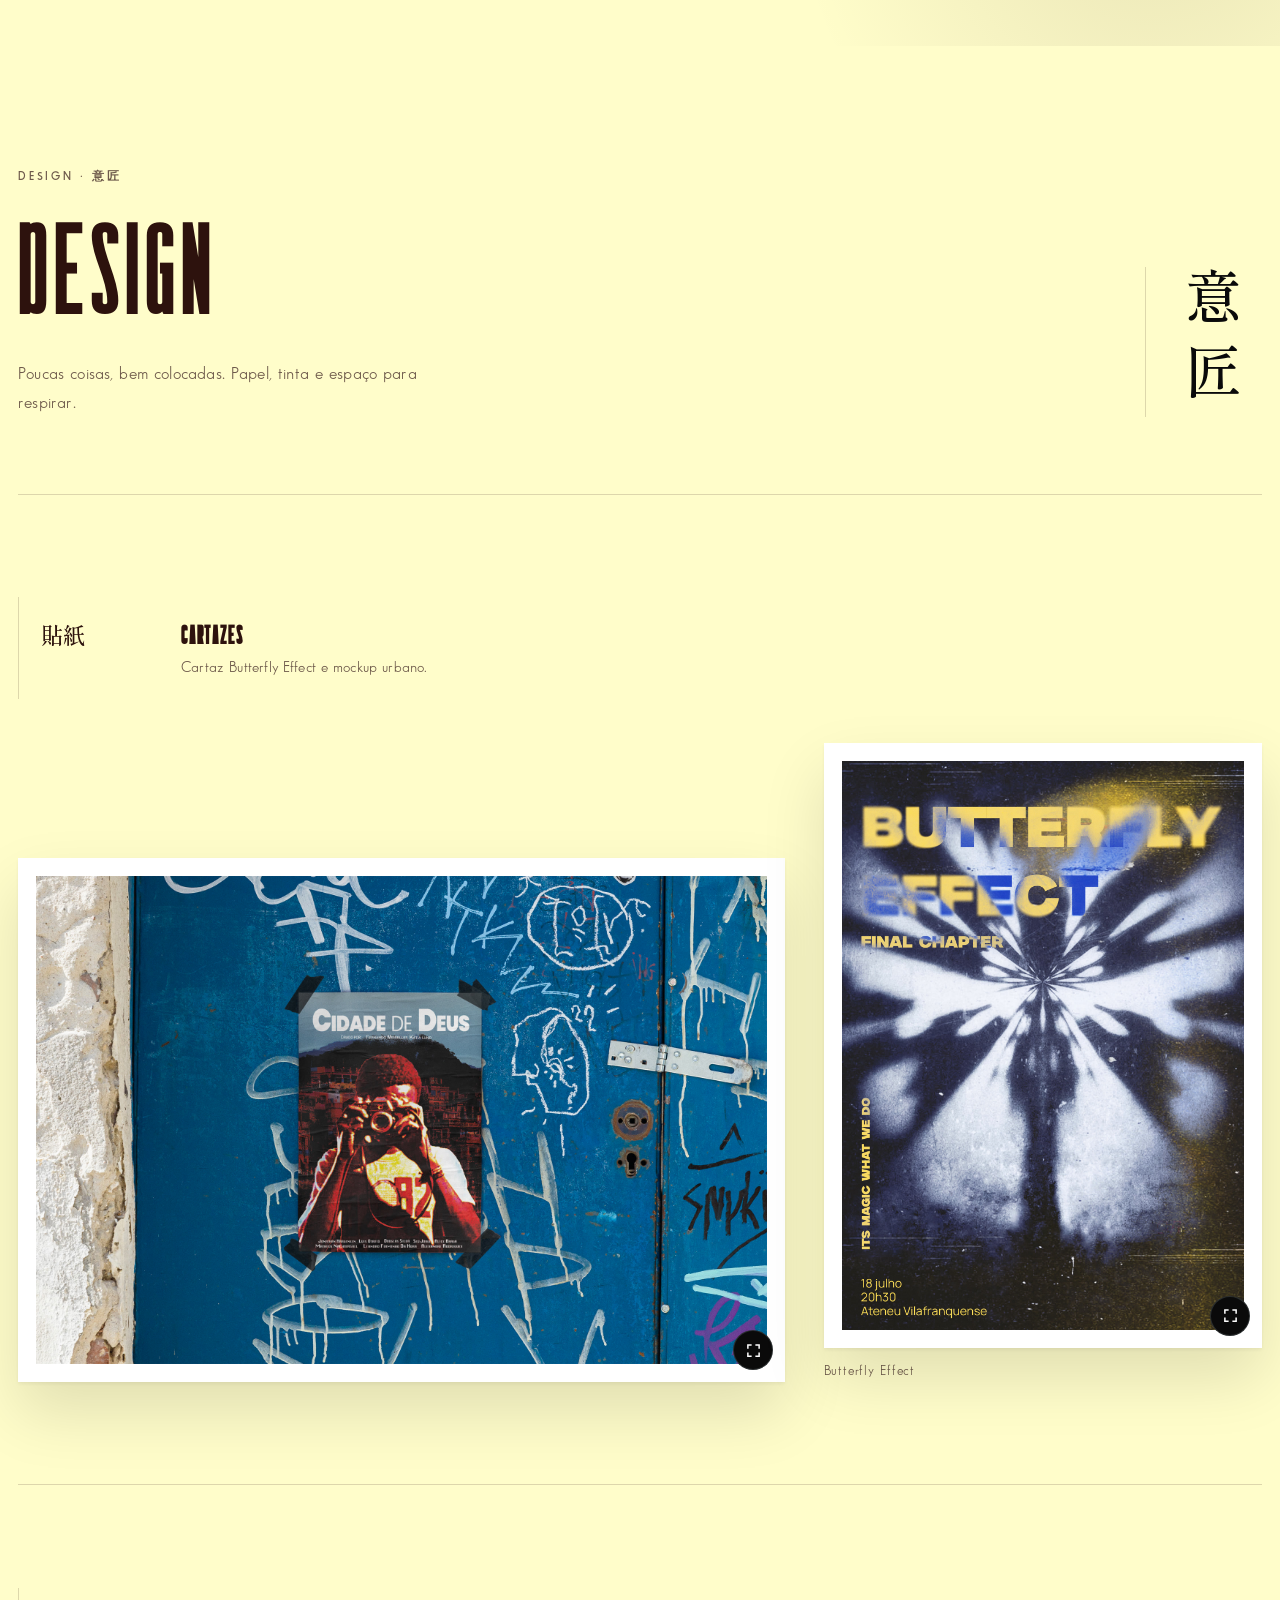
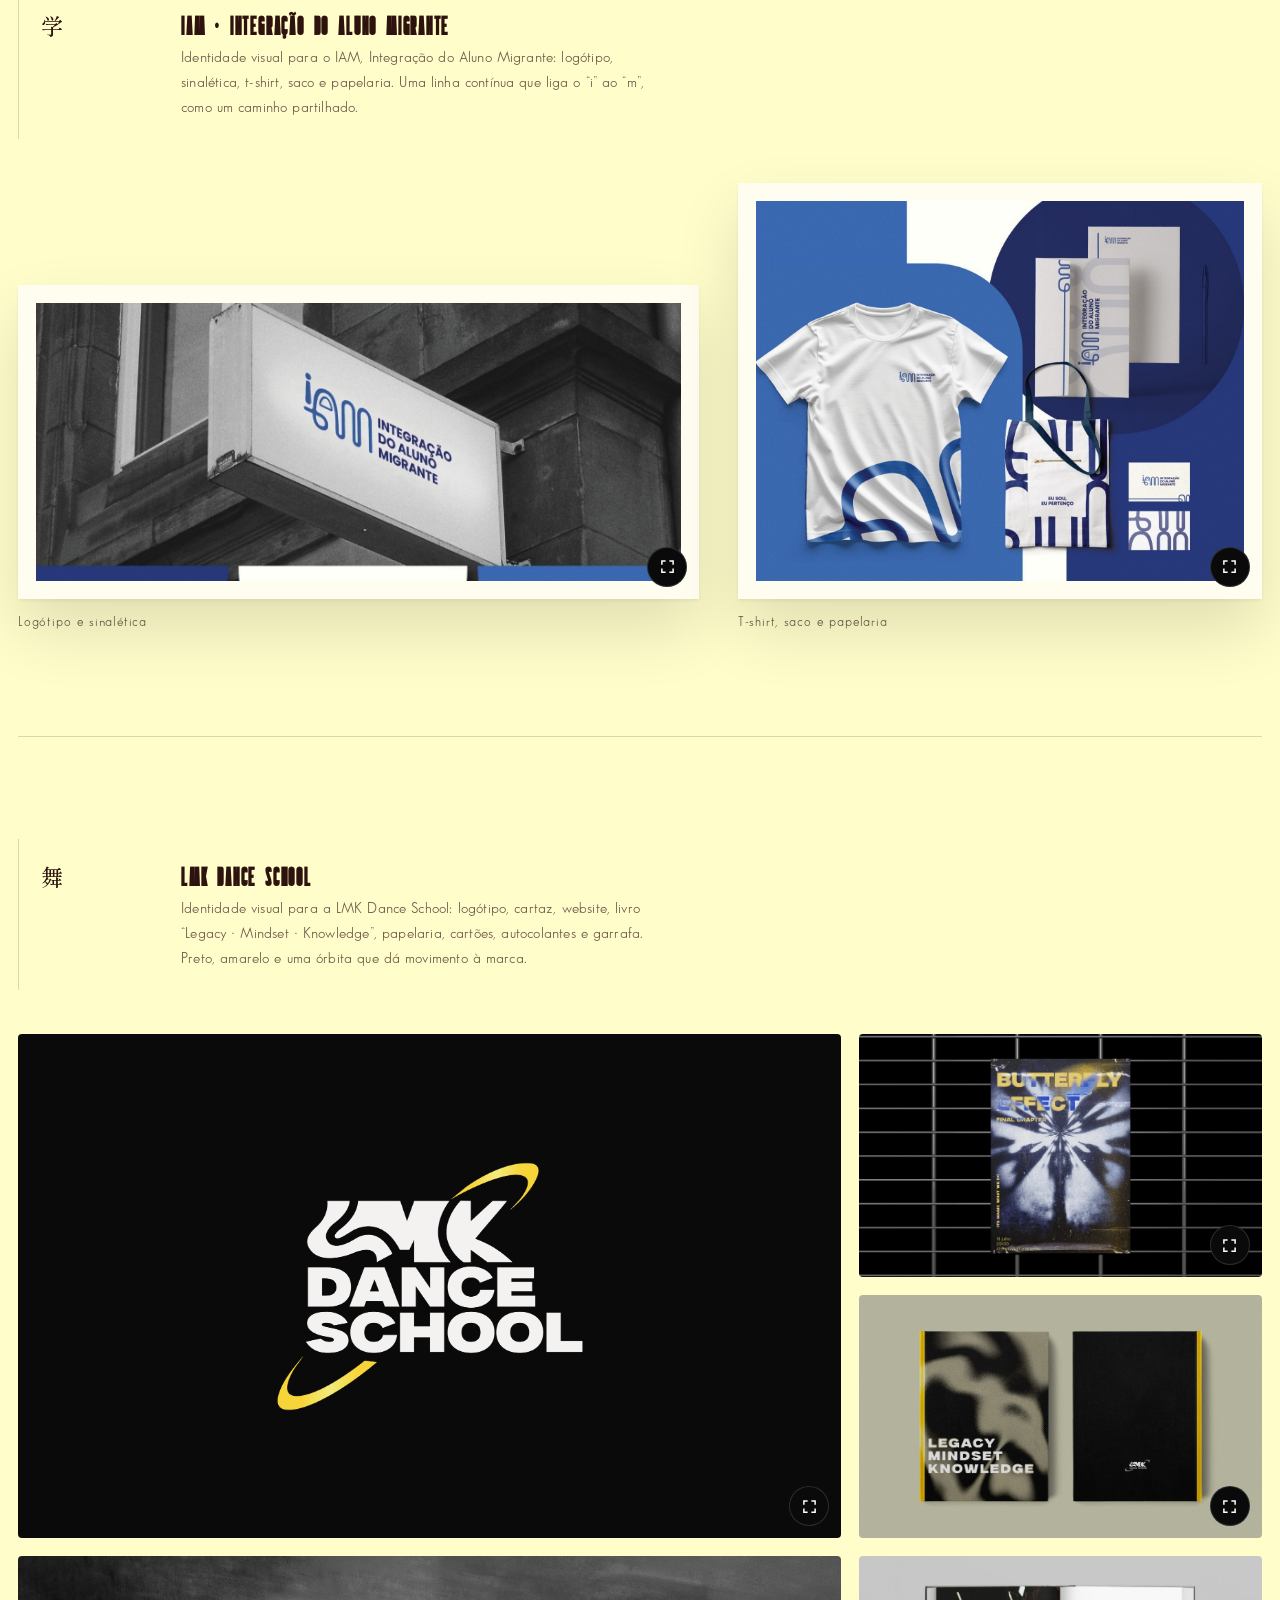
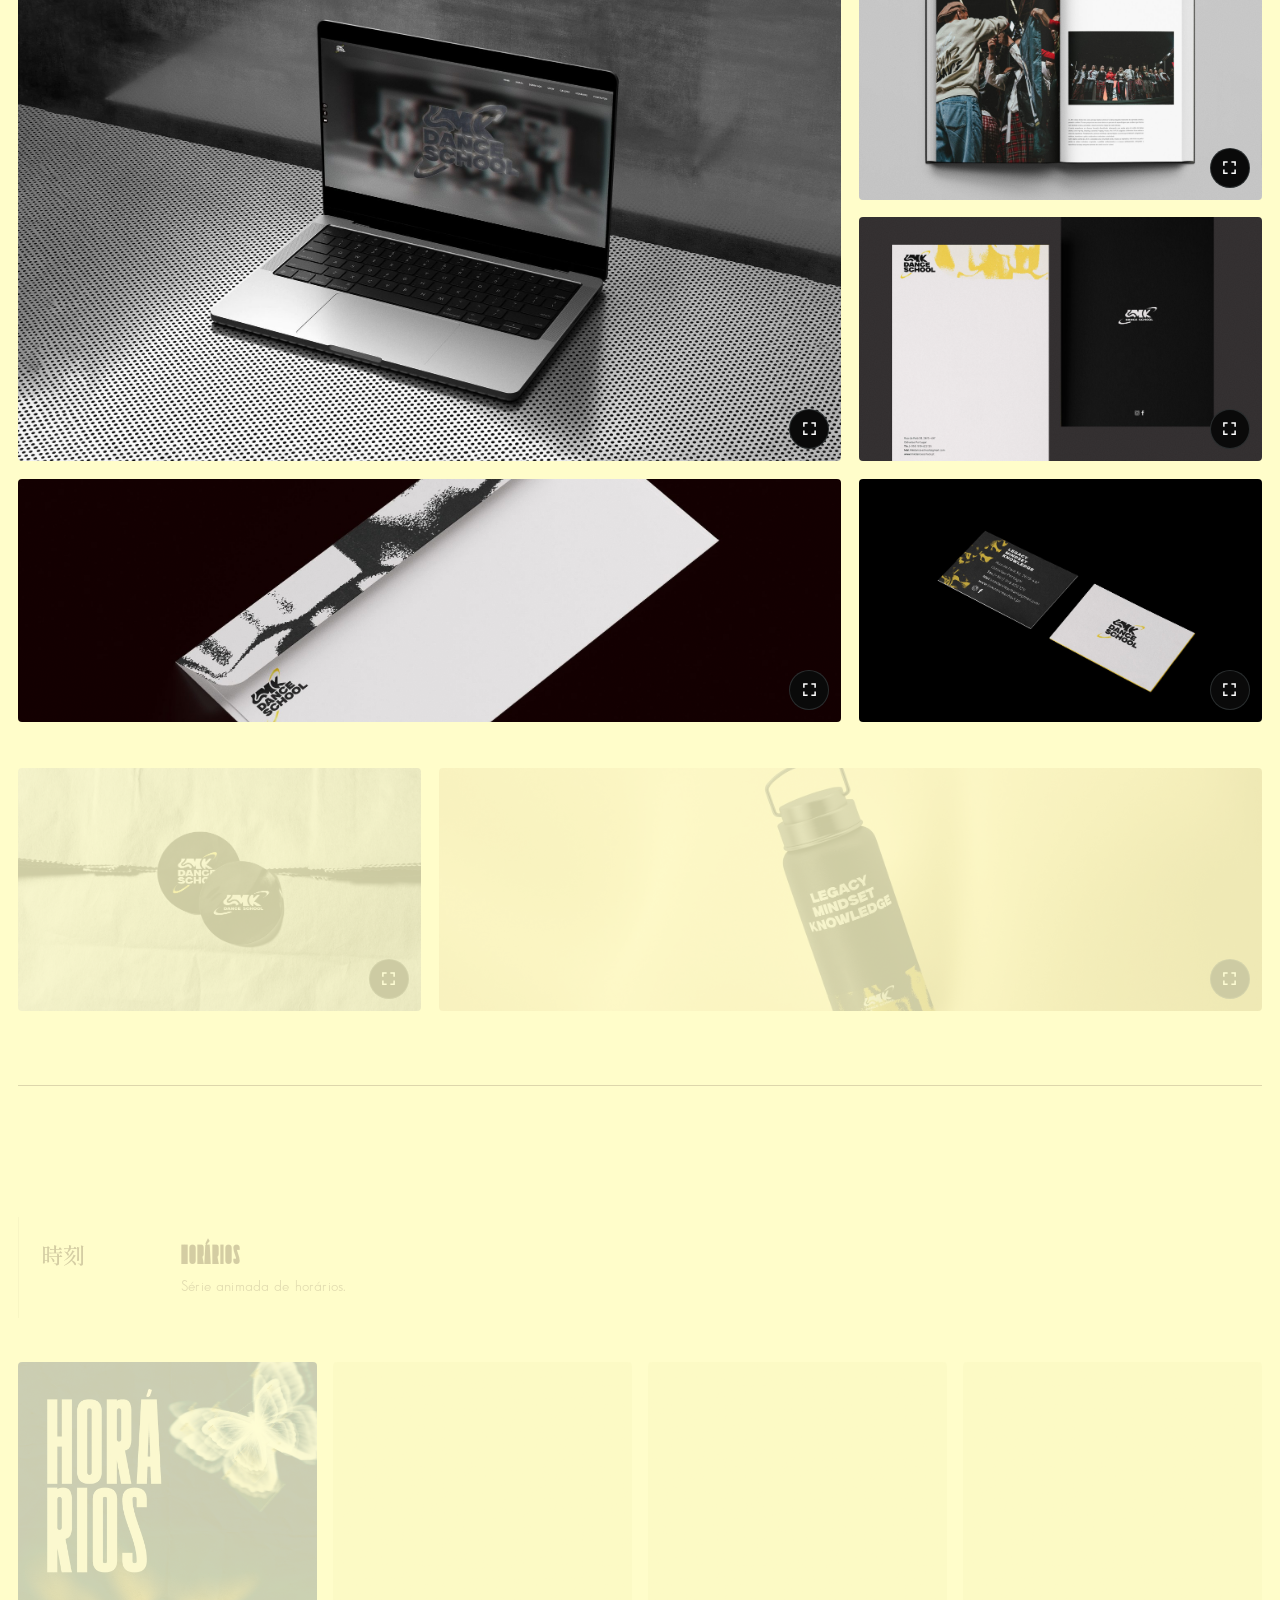
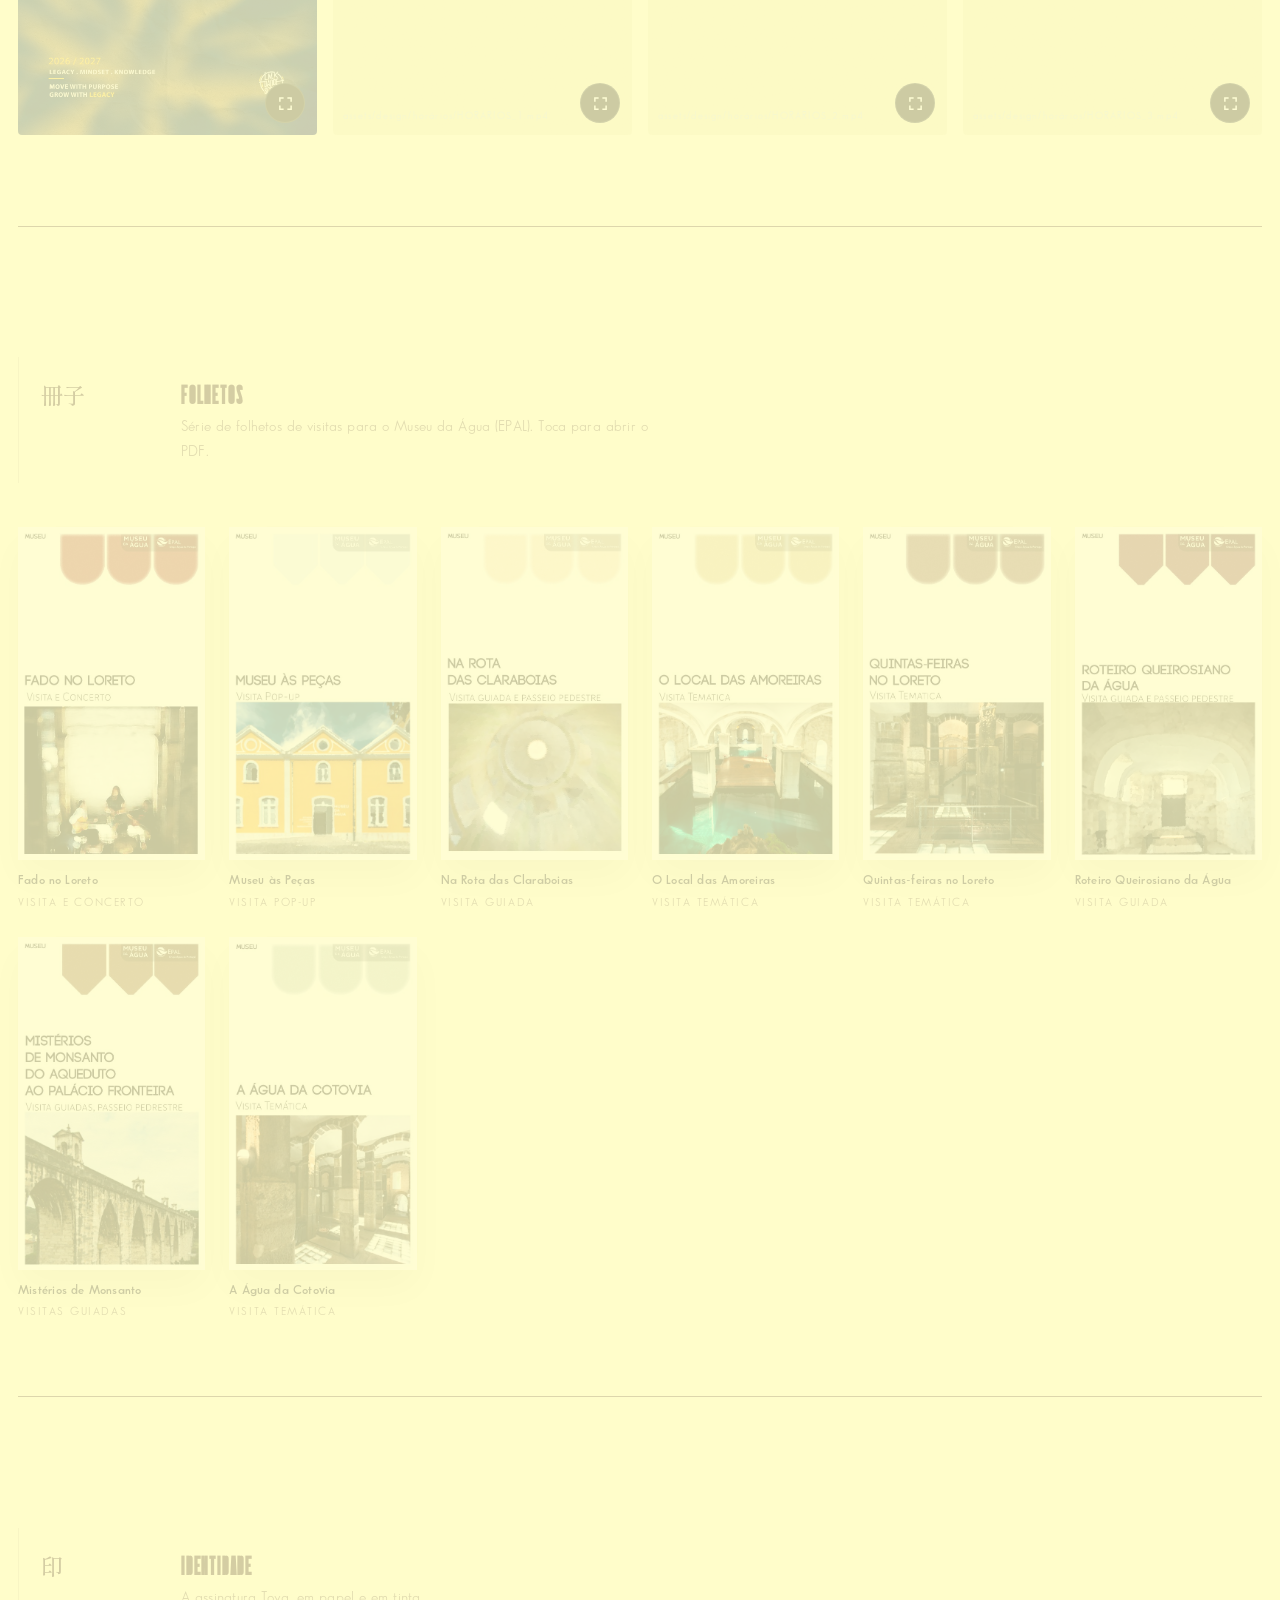
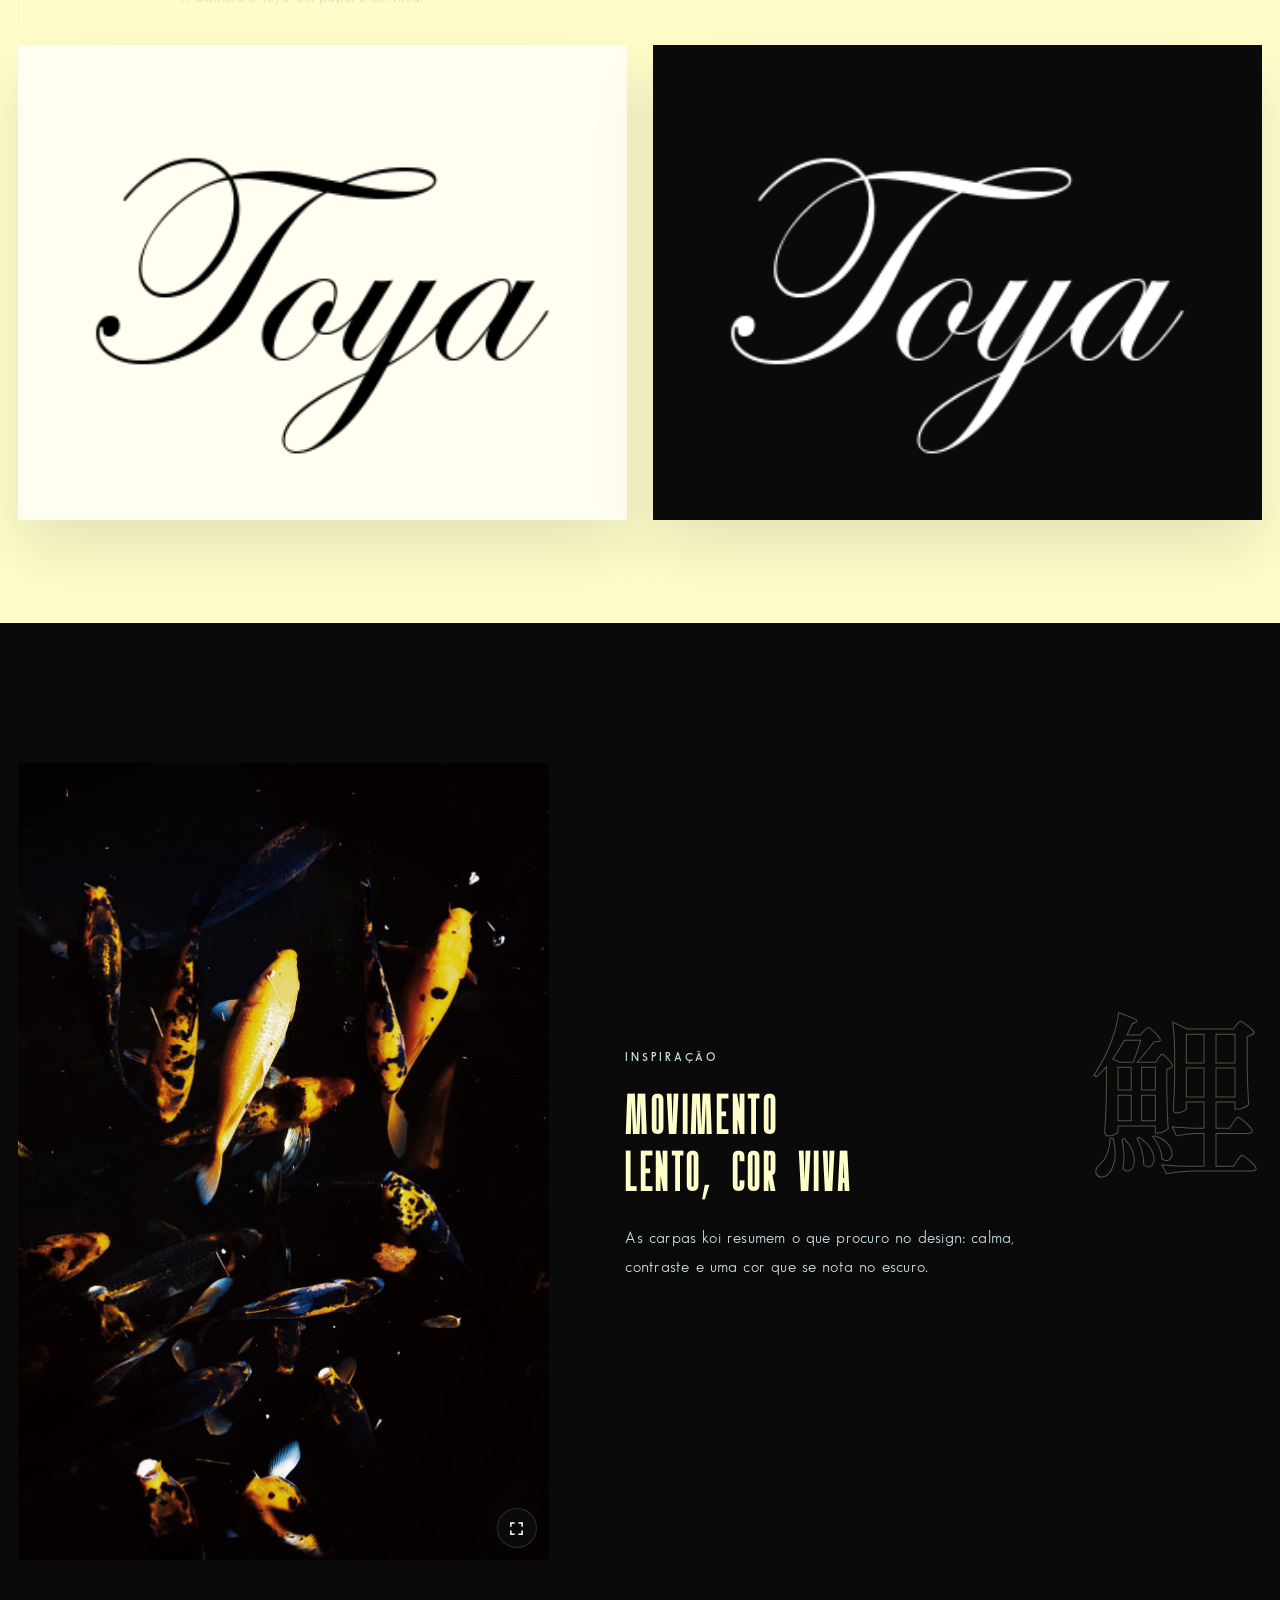
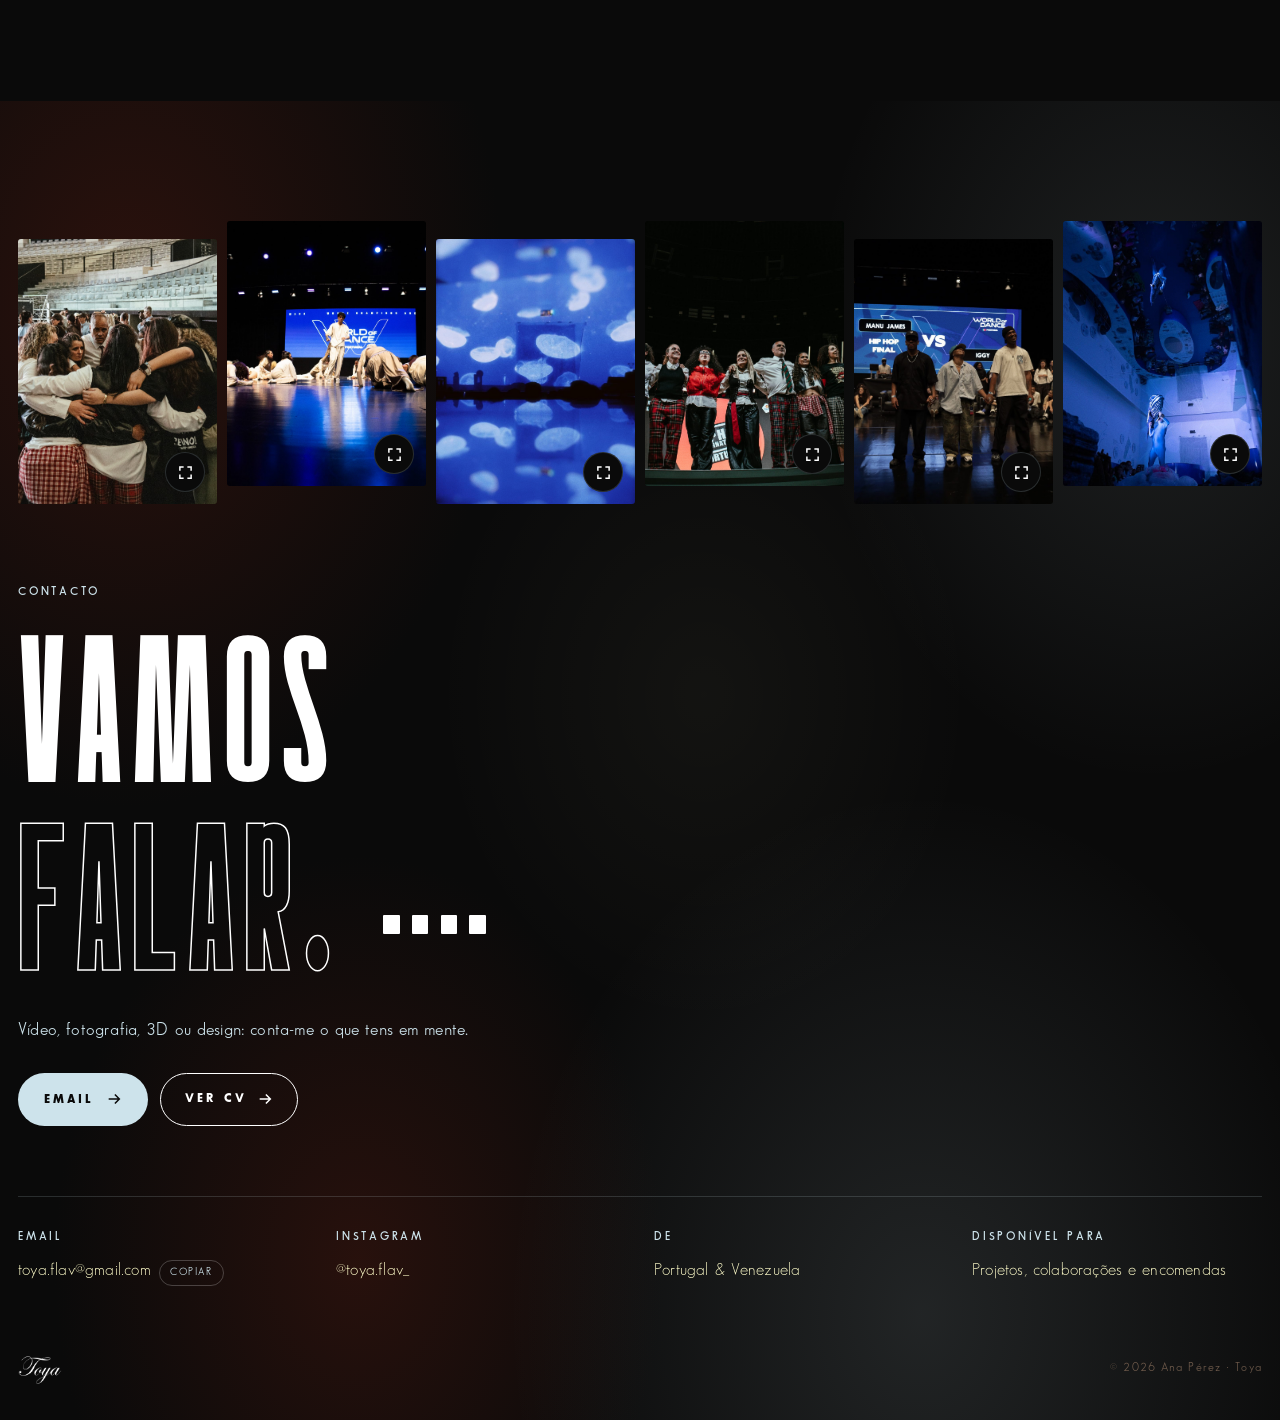
<file: otros.html>
<!doctype html>
<html lang="pt">
<head>
  <meta charset="utf-8">
  <meta name="viewport" content="width=device-width, initial-scale=1, viewport-fit=cover">
  <title>Outros — Toya</title>
  <link rel="icon" href="assets/logo.png">
  <link rel="preconnect" href="https://fonts.googleapis.com">
  <link rel="preconnect" href="https://fonts.gstatic.com" crossorigin>
  <link rel="stylesheet" href="https://fonts.googleapis.com/css2?family=Shippori+Mincho:wght@500;700&display=swap">
  <link rel="stylesheet" href="css/style.css">
</head>
<body data-page="otros">

<main>

  <section class="phead dark wrap" data-tone="dark">
    <span class="vk">他</span>
    <div class="inner">
      <span class="eyebrow" data-i18n="ot.eye">03 · Outros</span>
      <h1 class="title" data-i18n="nav.otros">Outros</h1>
      <p class="sub" data-i18n="ot.sub"></p>
      <div class="ot-jump">
        <a href="#d3"><span class="jp">立体</span> 3D</a>
        <a href="#design"><span class="jp">意匠</span> Design</a>
      </div>
    </div>
  </section>

  <!-- 3D -->
  <section class="d3x wrap" id="d3" data-tone="light">
    <div class="inner">
      <div class="ot-head rv">
        <span class="eyebrow">3D · 立体</span>
        <h2 class="title" data-i18n="d3.name">Quarto Japonês</h2>
        <p data-i18n="d3.sub">Modelação · Texturas · Render</p>
      </div>
      <div class="d3x-grid">
        <div class="d3x-view media rv" id="blFrame" data-title="3D"><div class="d3x-sel" id="blView"></div>
          <span class="d3x-label" aria-hidden="true"><span id="blObjName"></span></span>
        </div>
        <aside class="layers rv">
          <div class="ly-head"><span>Layers</span><span class="ly-count" id="blStat"></span></div>
          <div class="ly-row root"><svg width="14" height="14" viewBox="0 0 16 16" fill="none" stroke="currentColor" stroke-width="1.3"><path d="M2 4h5l1 1.5h6V13H2z"/></svg><span>Scene Collection</span></div>
          <div class="ly-row root" style="padding-left:24px"><svg width="14" height="14" viewBox="0 0 16 16" fill="none" stroke="currentColor" stroke-width="1.3"><path d="M2 4h5l1 1.5h6V13H2z"/></svg><span data-i18n="d3.name">Quarto Japonês</span></div>
          <div class="ly-row root" style="padding-left:36px"><svg width="14" height="14" viewBox="0 0 16 16" fill="none" stroke="currentColor" stroke-width="1.3"><path d="M2 4h5l1 1.5h6V13H2z"/></svg><span>Quarto</span></div>
          <div class="ly-row" tabindex="0" role="button" data-obj="3d5" data-src="img/3d/3d5.jpg" data-label="Quarto_01" style="padding-left:52px"><span class="tw">└</span><svg width="14" height="14" viewBox="0 0 16 16" fill="none" stroke="currentColor" stroke-width="1.3"><rect x="1.5" y="2.5" width="13" height="11" rx="1"/><circle cx="5.5" cy="6.5" r="1.3"/><path d="M2 12l4-4 3 3 2-2 3 3"/></svg><span>Quarto_01</span><span class="eye" aria-hidden="true">◉</span></div>
          <div class="ly-row" tabindex="0" role="button" data-obj="3d6" data-src="img/3d/3d6.jpg" data-label="Exterior_01" style="padding-left:52px"><span class="tw">└</span><svg width="14" height="14" viewBox="0 0 16 16" fill="none" stroke="currentColor" stroke-width="1.3"><rect x="1.5" y="2.5" width="13" height="11" rx="1"/><circle cx="5.5" cy="6.5" r="1.3"/><path d="M2 12l4-4 3 3 2-2 3 3"/></svg><span>Exterior_01</span><span class="eye" aria-hidden="true">◉</span></div>
          <div class="ly-row" tabindex="0" role="button" data-obj="3d7" data-src="img/3d/3d7.jpg" data-label="Exterior_02" style="padding-left:52px"><span class="tw">└</span><svg width="14" height="14" viewBox="0 0 16 16" fill="none" stroke="currentColor" stroke-width="1.3"><rect x="1.5" y="2.5" width="13" height="11" rx="1"/><circle cx="5.5" cy="6.5" r="1.3"/><path d="M2 12l4-4 3 3 2-2 3 3"/></svg><span>Exterior_02</span><span class="eye" aria-hidden="true">◉</span></div>
          <div class="ly-row" tabindex="0" role="button" data-obj="3d8" data-src="img/3d/3d8.jpg" data-label="Quarto_02" style="padding-left:52px"><span class="tw">└</span><svg width="14" height="14" viewBox="0 0 16 16" fill="none" stroke="currentColor" stroke-width="1.3"><rect x="1.5" y="2.5" width="13" height="11" rx="1"/><circle cx="5.5" cy="6.5" r="1.3"/><path d="M2 12l4-4 3 3 2-2 3 3"/></svg><span>Quarto_02</span><span class="eye" aria-hidden="true">◉</span></div>
          <div class="ly-desc">
            <p data-i18n="d3.desc"></p>
          </div>
        </aside>
      </div>
      <div class="ly-strip rv">
      <button type="button" class="ly-thumb" data-obj="3d5" data-src="img/3d/3d5.jpg" data-label="Quarto_01"><img src="img/3d/3d5.jpg" alt="Quarto_01" loading="lazy"><span>Quarto_01</span></button>
      <button type="button" class="ly-thumb" data-obj="3d6" data-src="img/3d/3d6.jpg" data-label="Exterior_01"><img src="img/3d/3d6.jpg" alt="Exterior_01" loading="lazy"><span>Exterior_01</span></button>
      <button type="button" class="ly-thumb" data-obj="3d7" data-src="img/3d/3d7.jpg" data-label="Exterior_02"><img src="img/3d/3d7.jpg" alt="Exterior_02" loading="lazy"><span>Exterior_02</span></button>
      <button type="button" class="ly-thumb" data-obj="3d8" data-src="img/3d/3d8.jpg" data-label="Quarto_02"><img src="img/3d/3d8.jpg" alt="Quarto_02" loading="lazy"><span>Quarto_02</span></button>
      </div>
    </div>
  </section>

  <!-- DESIGN -->
  <div class="design" id="design" data-tone="light">
  <div class="wrap"><div class="inner">
    <header class="dhead" style="padding-top:clamp(70px,9vw,120px)">
      <div>
        <span class="eyebrow" data-i18n="des.eye">04 · Design</span>
        <h2 class="title">Design</h2>
        <p data-i18n="des.sub"></p>
      </div>
      <span class="jp">意匠</span>
    </header>

    <section class="dblock">
      <div class="dlabel glass-panel light rv"><span class="jp">貼紙</span><div><h2 data-i18n="des.posters">Cartazes</h2><p data-i18n="des.posters.p"></p></div></div>
      <div class="posters">
        <figure class="rv" style="margin:0"><div class="paper-frame media" data-zoom data-title="Mockup" style="background:#fff"><img src="assets/design/cartaz/anamockuocidade2.jpg" alt="Mockup de cartaz na cidade" loading="lazy"></div></figure>
        <figure class="rv" style="margin:0"><div class="paper-frame media" data-zoom data-title="Butterfly Effect" style="background:#fff"><img src="assets/design/cartaz/Butterfly effect porter.jpg" alt="Cartaz Butterfly Effect" loading="lazy"></div><figcaption class="cap">Butterfly Effect</figcaption></figure>
      </div>
    </section>

    <section class="dblock">
      <div class="dlabel glass-panel light rv"><span class="jp">学</span><div><h2>IAM · Integração do Aluno Migrante</h2><p data-i18n="des.iam.p"></p></div></div>
      <div class="iam-grid">
        <figure class="rv" style="margin:0"><div class="paper-frame media" data-zoom data-title="IAM · Integração do Aluno Migrante" style="background:#FFFEF0"><img src="img/iam/iam-logo.jpg" alt="Logótipo IAM numa placa na rua" loading="lazy"></div><figcaption class="cap" data-i18n="des.iam.c1">Logótipo e sinalética</figcaption></figure>
        <figure class="rv" style="margin:0"><div class="paper-frame media" data-zoom data-title="IAM · Merchandising" style="background:#FFFEF0"><img src="img/iam/iam-merch.jpg" alt="T-shirt, saco, cartões e papelaria com a identidade IAM" loading="lazy"></div><figcaption class="cap" data-i18n="des.iam.c2">T-shirt, saco e papelaria</figcaption></figure>
      </div>
    </section>

    <section class="dblock">
      <div class="dlabel glass-panel light rv"><span class="jp">舞</span><div><h2>LMK Dance School</h2><p data-i18n="des.lmk.p"></p></div></div>
      <div class="lmk-grid">
        <figure class="lmk-it wide logo rv"><div class="media" data-zoom data-title="LMK Dance School · Logótipo"><img src="img/lmkd/logo2.png" alt="Logótipo LMK Dance School" loading="lazy"></div></figure>
        <figure class="lmk-it  rv"><div class="media" data-zoom data-title="LMK · Cartaz"><img src="img/lmkd/poster.jpg" alt="Cartaz Butterfly Effect da LMK" loading="lazy"></div></figure>
        <figure class="lmk-it wide rv"><div class="media" data-zoom data-title="LMK · Website"><img src="img/lmkd/comp.jpg" alt="Website da LMK num portátil" loading="lazy"></div></figure>
        <figure class="lmk-it  rv"><div class="media" data-zoom data-title="LMK · Livro"><img src="img/lmkd/livro.jpg" alt="Capas do livro LMK Legacy Mindset Knowledge" loading="lazy"></div></figure>
        <figure class="lmk-it  rv"><div class="media" data-zoom data-title="LMK · Livro aberto"><img src="img/lmkd/livroberto.jpg" alt="Livro LMK aberto com fotografias" loading="lazy"></div></figure>
        <figure class="lmk-it  rv"><div class="media" data-zoom data-title="LMK · Papelaria"><img src="img/lmkd/estacionario.jpg" alt="Papel timbrado e pasta LMK" loading="lazy"></div></figure>
        <figure class="lmk-it bwide rv"><div class="media" data-zoom data-title="LMK · Envelope"><img src="img/lmkd/envolope.jpg" alt="Envelope LMK" loading="lazy"></div></figure>
        <figure class="lmk-it  rv"><div class="media" data-zoom data-title="LMK · Cartões"><img src="img/lmkd/cartones.jpg" alt="Cartões de visita LMK" loading="lazy"></div></figure>
        <figure class="lmk-it  rv"><div class="media" data-zoom data-title="LMK · Autocolantes"><img src="img/lmkd/stikers.jpg" alt="Autocolantes redondos LMK" loading="lazy"></div></figure>
        <figure class="lmk-it bwide rv"><div class="media" data-zoom data-title="LMK · Garrafa"><img src="img/lmkd/bottle.jpg" alt="Garrafa térmica LMK" loading="lazy"></div></figure>
      </div>
    </section>

    <section class="dblock">
      <div class="dlabel glass-panel light rv"><span class="jp">時刻</span><div><h2 data-i18n="des.motion">Horários</h2><p data-i18n="des.motion.p"></p></div></div>
      <div class="motion">
        <div class="media rv" data-zoom data-title="LMK · Horários 2026/2027"><img src="img/horarios/lmk-horarios.jpg" alt="Capa dos horários LMK 2026/2027" loading="lazy"></div>
        <div class="media rv" data-zoom data-title="LMK · Horários"><video data-auto src="assets/design/horários/HORÁRIOS_1.mp4" preload="metadata"></video></div>
        <div class="media rv" data-zoom data-title="LMK · Horários"><video data-auto src="assets/design/horários/HORÁRIOS_2.mp4" preload="metadata"></video></div>
        <div class="media rv" data-zoom data-title="LMK · Horários"><video data-auto src="assets/design/horários/HORÁRIOS_3.mp4" preload="metadata"></video></div>
        <div class="media rv" data-zoom data-title="LMK · Horários"><video data-auto src="assets/design/horários/HORÁRIOS_5.mp4" preload="metadata"></video></div>
        <div class="media rv" data-zoom data-title="LMK · Horários"><video data-auto src="assets/design/horários/HORÁRIOS_6.mp4" preload="metadata"></video></div>
        <div class="media rv" data-zoom data-title="LMK · Horários"><video data-auto src="assets/design/horários/HORÁRIOS_7.mp4" preload="metadata"></video></div>
        <div class="media rv" data-zoom data-title="LMK · Horários"><video data-auto src="assets/design/horários/HORÁRIOS-8.mp4" preload="metadata"></video></div>
      </div>
    </section>

    <section class="dblock">
      <div class="dlabel glass-panel light rv"><span class="jp">冊子</span><div><h2 data-i18n="des.fl">Folhetos</h2><p data-i18n="des.fl.p"></p></div></div>
      <div class="folletos">
        <a class="folleto rv" href="assets/design/folletos/FL_Fado no Loreto.pdf" target="_blank" rel="noopener"><div class="pg"><img src="thumbs/fl1.jpg" alt="Folheto Fado no Loreto" loading="lazy"></div><span>Fado no Loreto<small>Visita e concerto</small></span></a>
        <a class="folleto rv" href="assets/design/folletos/FL_Museu as Peças.pdf" target="_blank" rel="noopener"><div class="pg"><img src="thumbs/fl2.jpg" alt="Folheto Museu às Peças" loading="lazy"></div><span>Museu às Peças<small>Visita pop-up</small></span></a>
        <a class="folleto rv" href="assets/design/folletos/FL_Na Rota das Claraboias.pdf" target="_blank" rel="noopener"><div class="pg"><img src="thumbs/fl3.jpg" alt="Folheto Na Rota das Claraboias" loading="lazy"></div><span>Na Rota das Claraboias<small>Visita guiada</small></span></a>
        <a class="folleto rv" href="assets/design/folletos/FL_O Local das Amoreiras.pdf" target="_blank" rel="noopener"><div class="pg"><img src="thumbs/fl4.jpg" alt="Folheto O Local das Amoreiras" loading="lazy"></div><span>O Local das Amoreiras<small>Visita temática</small></span></a>
        <a class="folleto rv" href="assets/design/folletos/FL_Quintas feiras no loreto.pdf" target="_blank" rel="noopener"><div class="pg"><img src="thumbs/fl5.jpg" alt="Folheto Quintas-feiras no Loreto" loading="lazy"></div><span>Quintas-feiras no Loreto<small>Visita temática</small></span></a>
        <a class="folleto rv" href="assets/design/folletos/FL_Roteiro Queirosiano da Água.pdf" target="_blank" rel="noopener"><div class="pg"><img src="thumbs/fl6.jpg" alt="Folheto Roteiro Queirosiano da Água" loading="lazy"></div><span>Roteiro Queirosiano da Água<small>Visita guiada</small></span></a>
        <a class="folleto rv" href="assets/design/folletos/FL_misterios de monsanto do aqueduto ao palacio fronteira.pdf" target="_blank" rel="noopener"><div class="pg"><img src="thumbs/fl7.jpg" alt="Folheto Mistérios de Monsanto" loading="lazy"></div><span>Mistérios de Monsanto<small>Visitas guiadas</small></span></a>
        <a class="folleto rv" href="assets/design/folletos/FL_Água da Cotovia.pdf" target="_blank" rel="noopener"><div class="pg"><img src="thumbs/fl8.jpg" alt="Folheto A Água da Cotovia" loading="lazy"></div><span>A Água da Cotovia<small>Visita temática</small></span></a>
      </div>
    </section>

    <section class="dblock">
      <div class="dlabel glass-panel light rv"><span class="jp">印</span><div><h2 data-i18n="des.id">Identidade</h2><p data-i18n="des.id.p"></p></div></div>
      <div class="ident rv">
        <div class="seal"><img src="assets/logo.png" alt="Logótipo Toya em papel"></div>
        <div class="seal ink"><img src="assets/logo.png" alt="Logótipo Toya em tinta"></div>
      </div>
    </section>
  </div></div>

  <!-- Koi: la parte más japonesa, como cierre tranquilo antes del contacto -->
  <section class="koi wrap" data-tone="dark">
    <div class="inner koi-grid">
      <figure class="koi-img rv"><div class="media" data-zoom data-title="鯉 Koi"><img src="assets/images/koi.jpg" alt="Carpas koi douradas e pretas na água escura" loading="lazy"></div></figure>
      <div class="koi-txt rv">
        <span class="koi-k jp" aria-hidden="true">鯉</span>
        <span class="eyebrow" data-i18n="koi.eye">Inspiração</span>
        <h2 data-i18n="koi.t">Movimento lento, cor viva</h2>
        <p data-i18n="koi.p"></p>
      </div>
    </div>
  </section>
  </div>

</main>

<script src="js/main.js"></script>
</body>
</html>
</file>
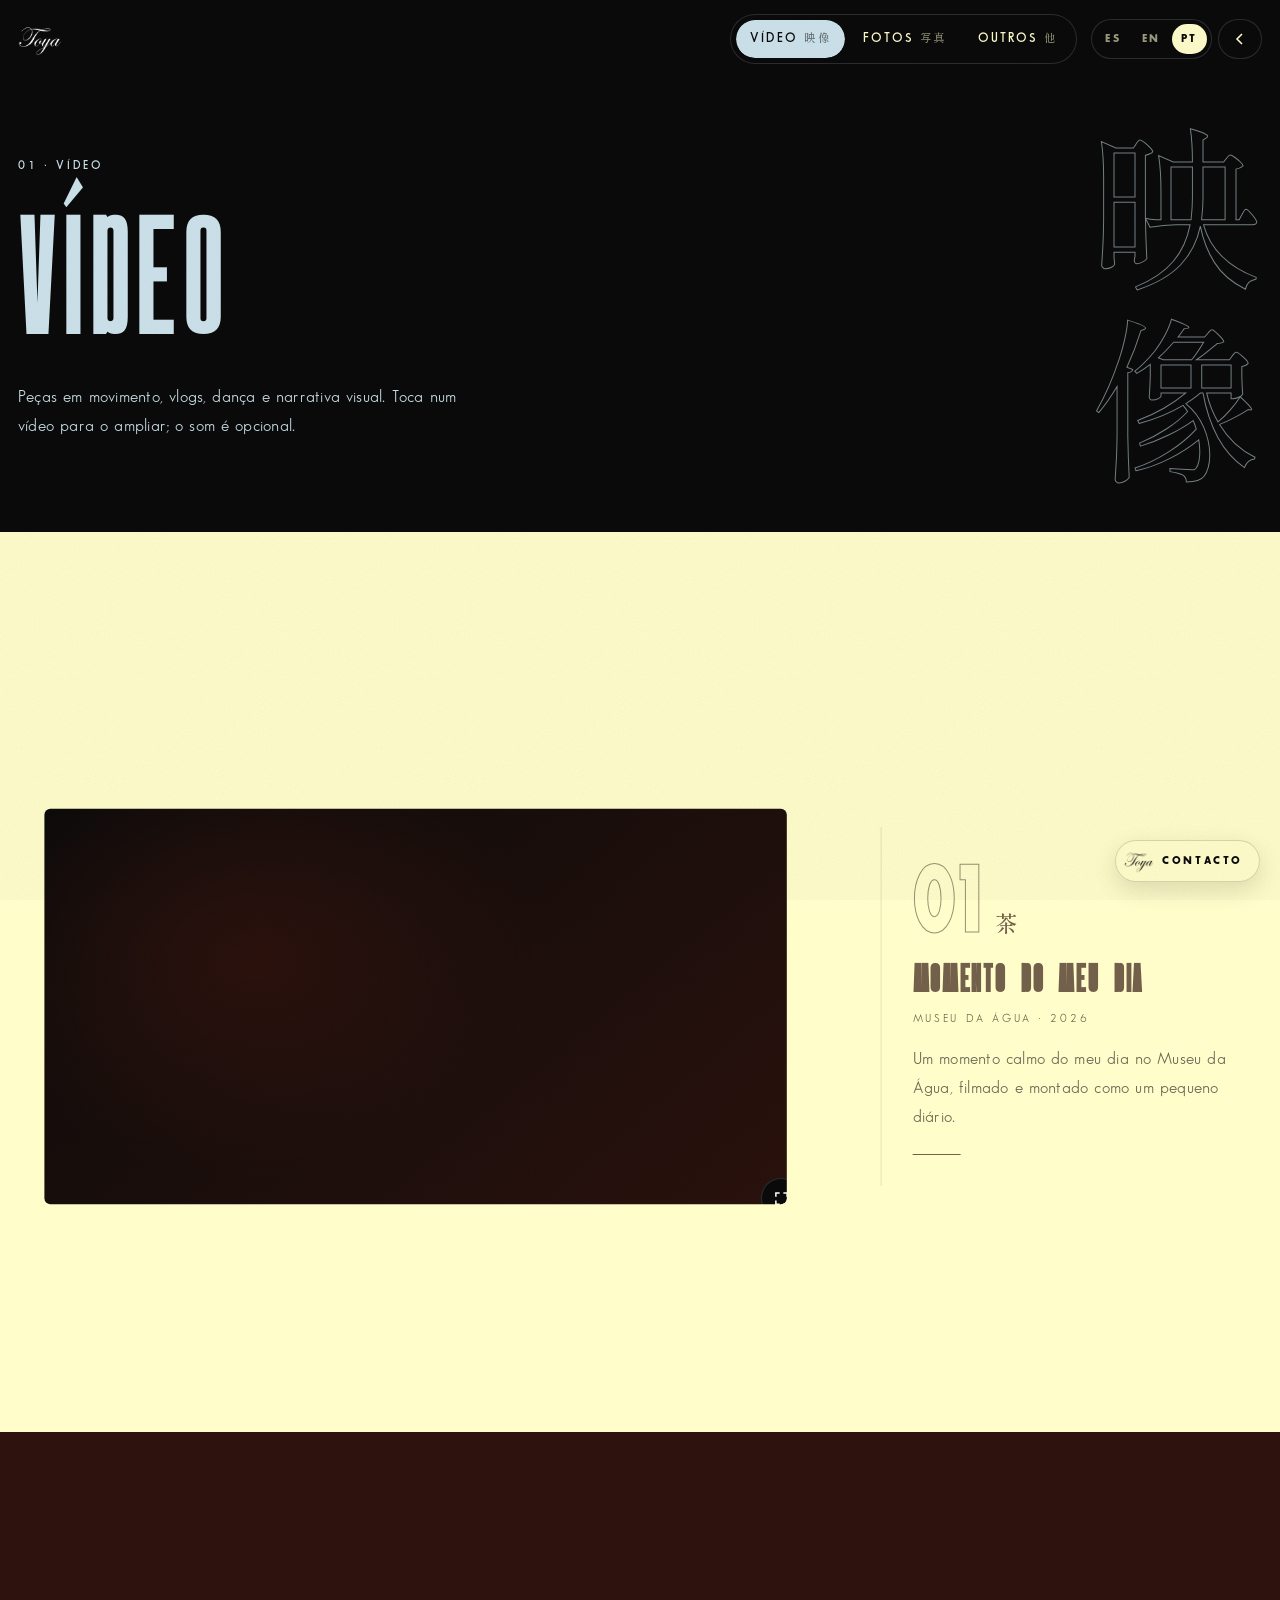
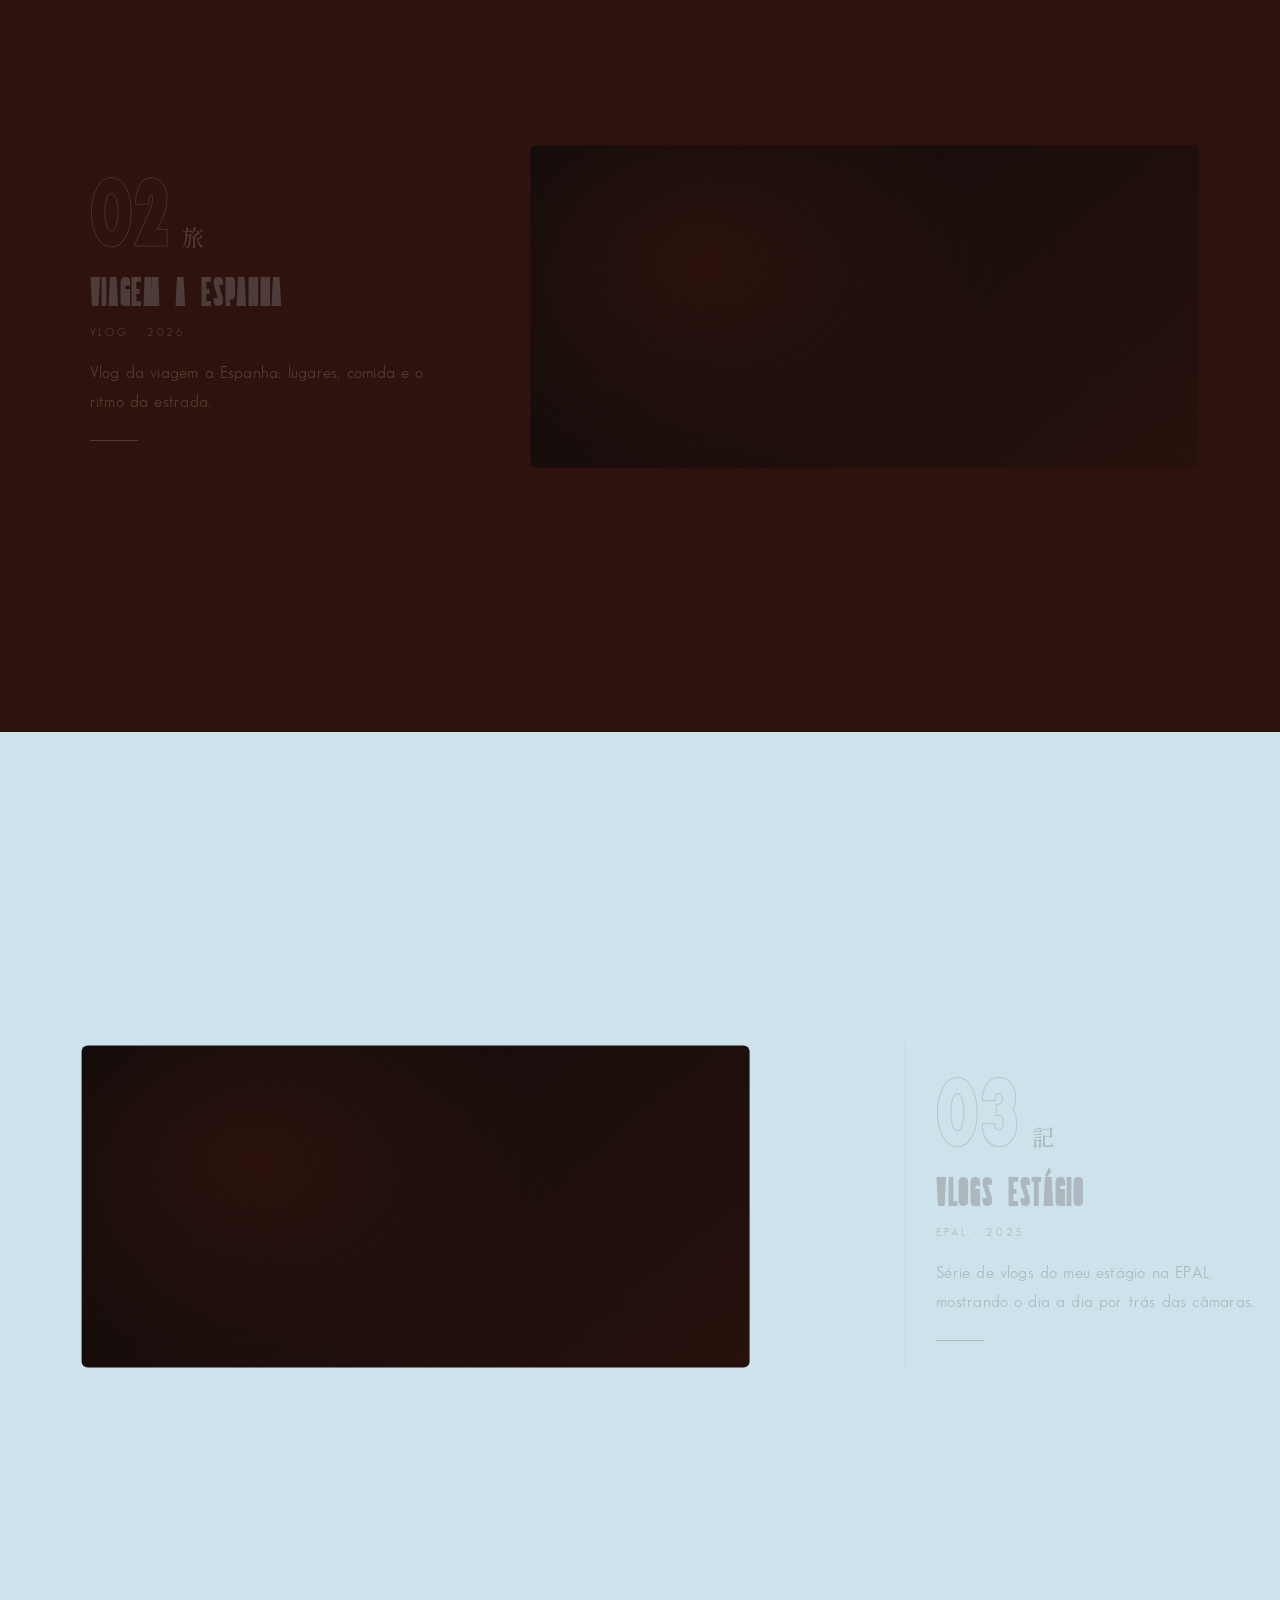
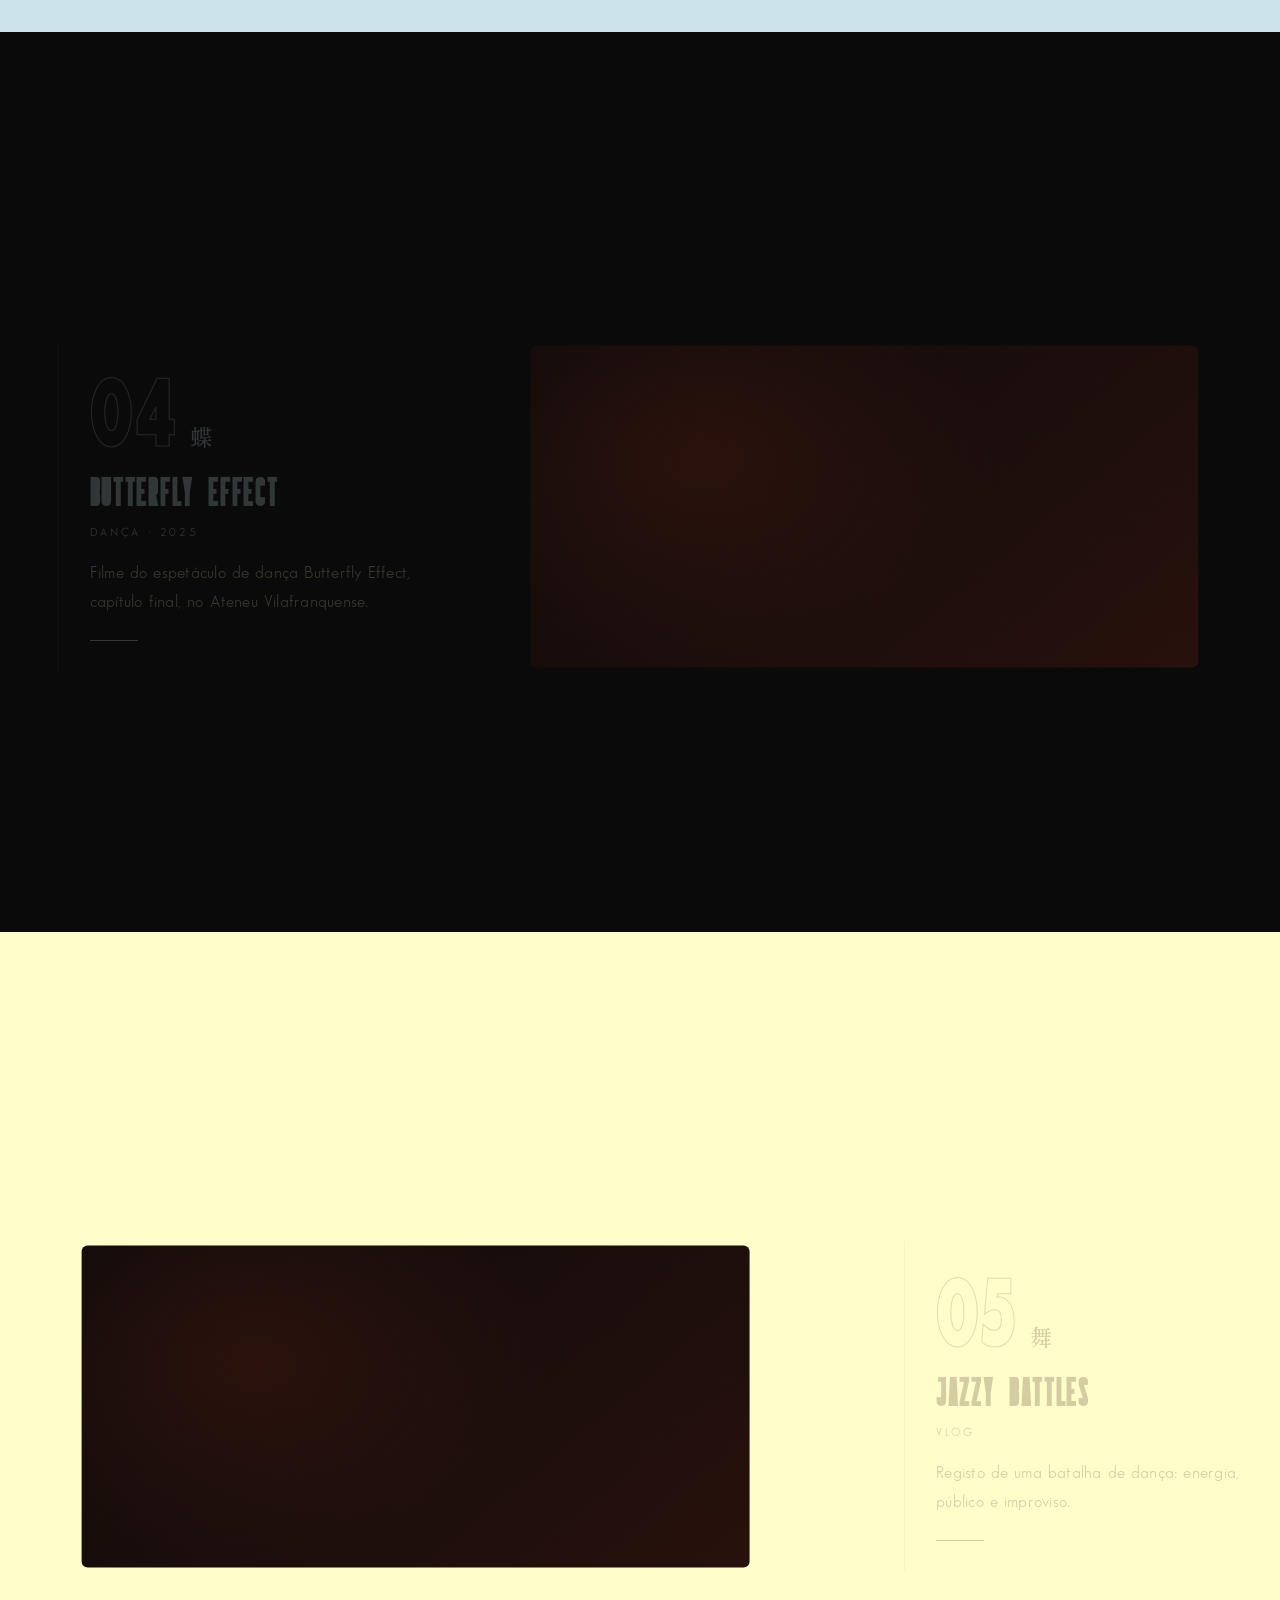
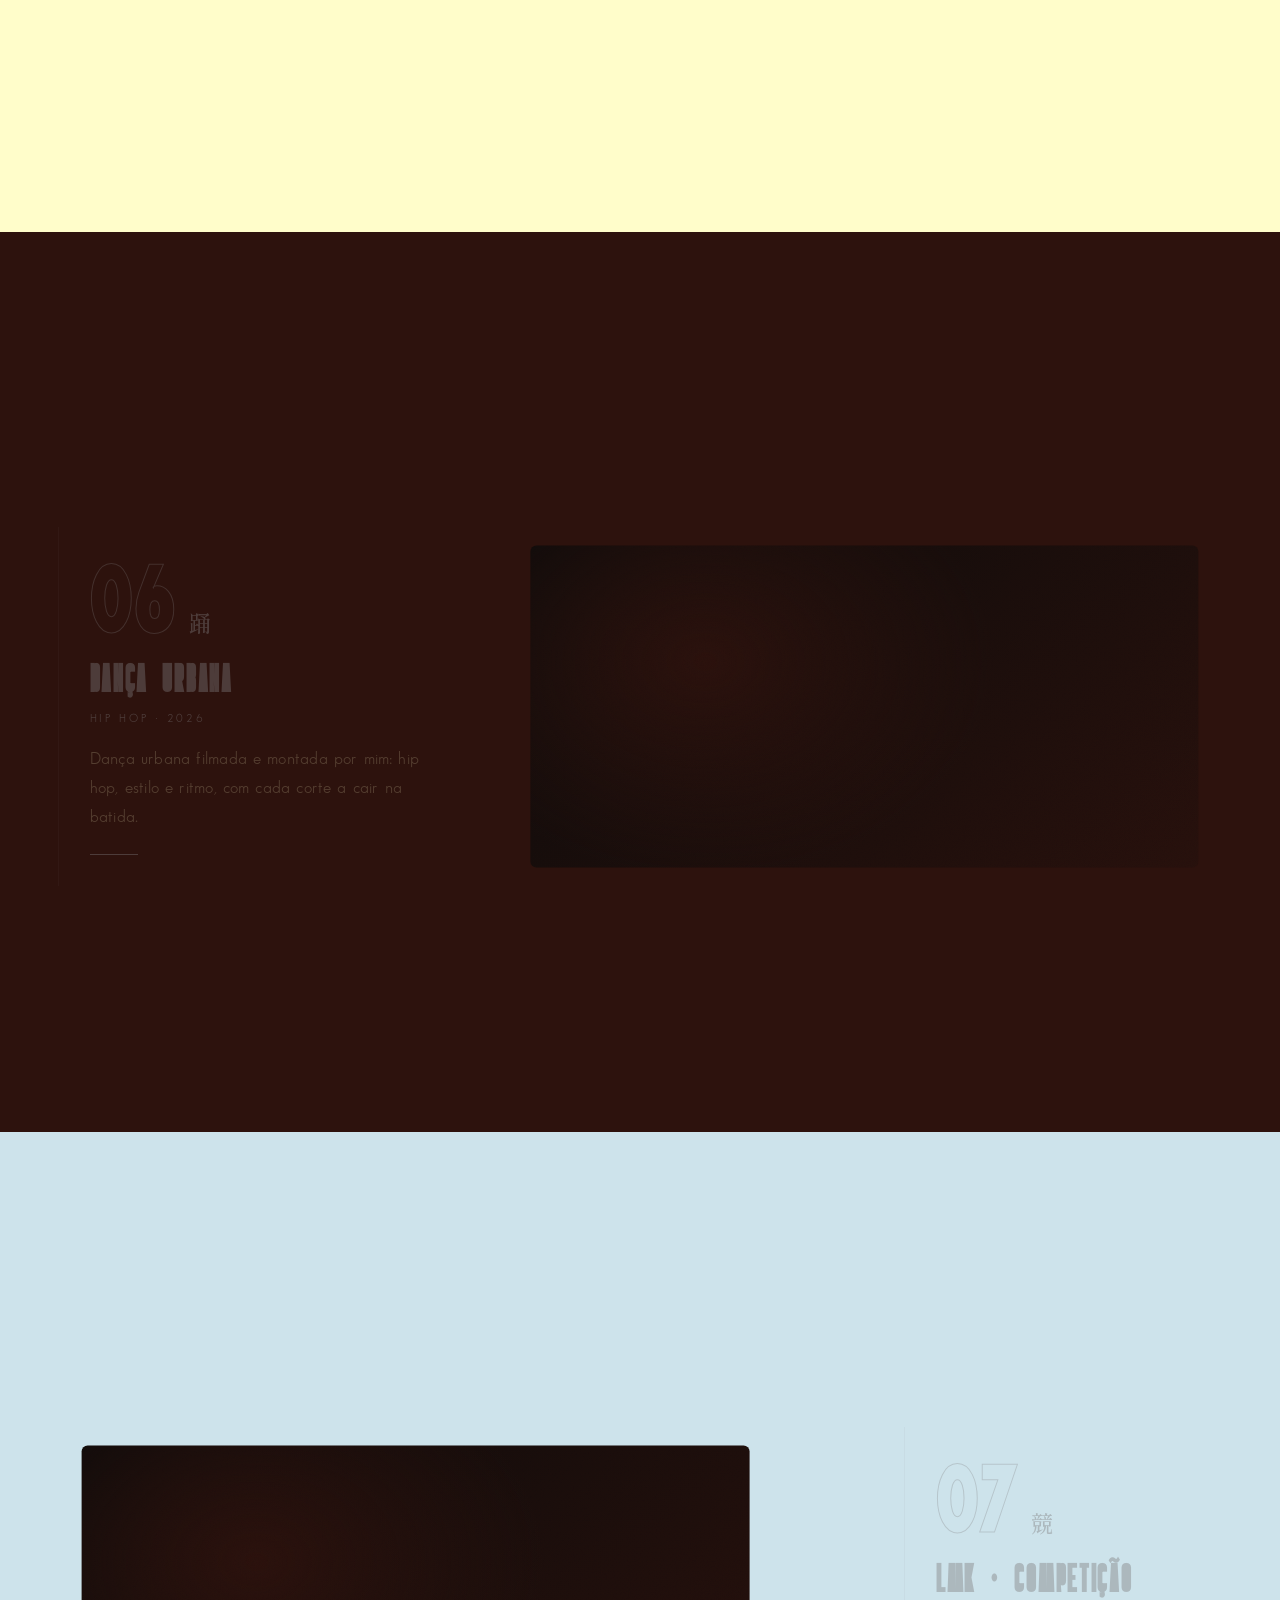
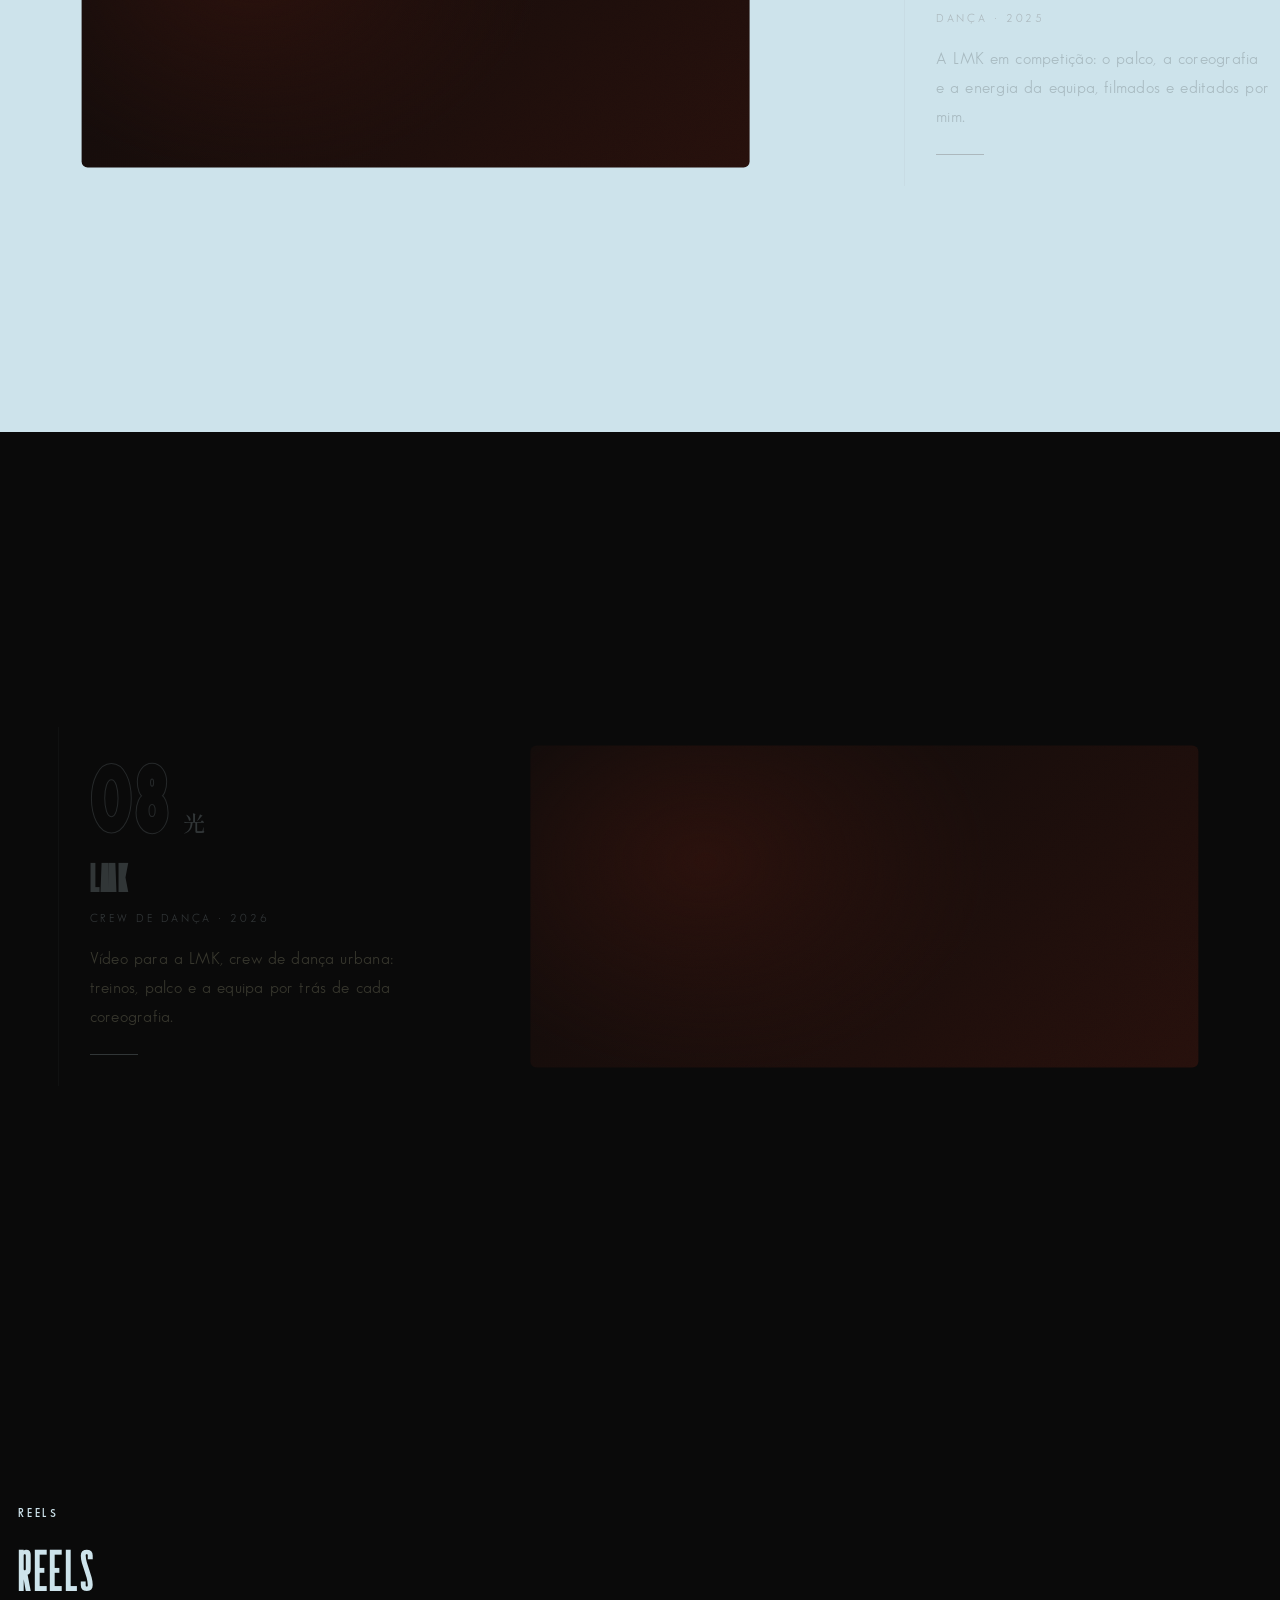
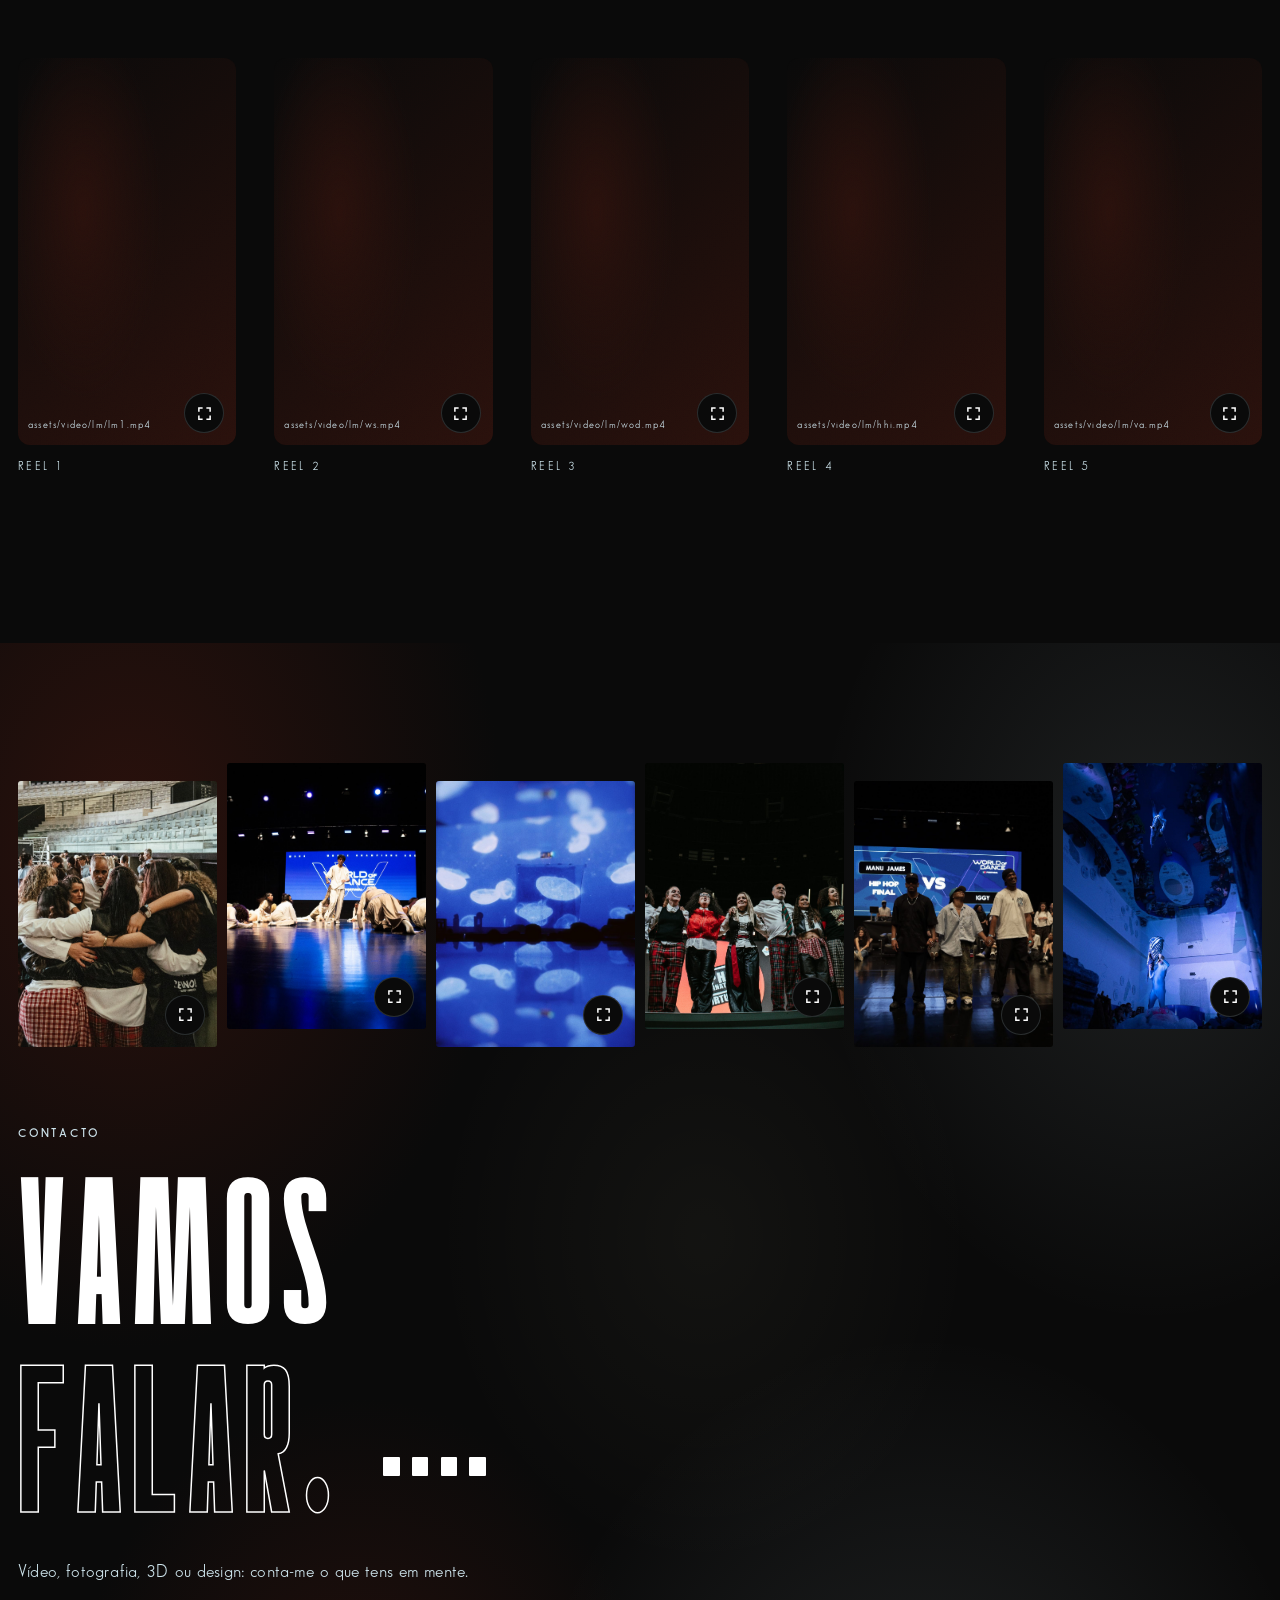
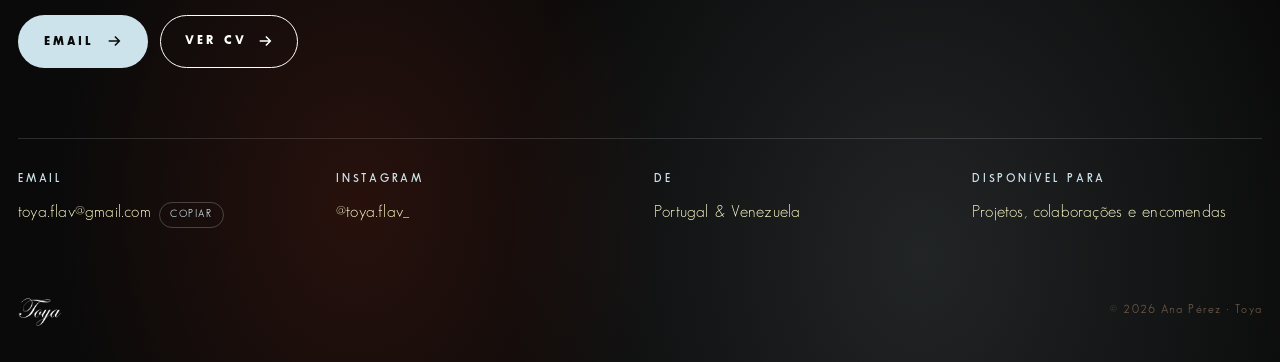
<file: video.html>
<!doctype html>
<html lang="pt">
<head>
  <meta charset="utf-8">
  <meta name="viewport" content="width=device-width, initial-scale=1, viewport-fit=cover">
  <title>Vídeo — Toya</title>
  <link rel="icon" href="assets/logo.png">
  <link rel="preconnect" href="https://fonts.googleapis.com">
  <link rel="preconnect" href="https://fonts.gstatic.com" crossorigin>
  <link rel="stylesheet" href="https://fonts.googleapis.com/css2?family=Shippori+Mincho:wght@500;700&display=swap">
  <link rel="stylesheet" href="css/style.css">
</head>
<body data-page="video" style="background:var(--ink)">

<main class="dark">

  <section class="phead dark wrap" data-tone="dark">
    <span class="vk">映像</span>
    <div class="inner">
      <span class="eyebrow" data-i18n="vid.eye">01 · Vídeo</span>
      <h1 class="title" data-i18n="nav.video">Vídeo</h1>
      <p class="sub" data-i18n="vid.sub"></p>
    </div>
  </section>

  <!-- Cada vídeo tiene su propia pantalla. Al bajar, el siguiente tapa al anterior.
       Para cambiar uno: src del vídeo, título, y su descripción en js/main.js (v1, v2...) -->
  <div class="vstack">
    <section class="vproj t-beige wrap" data-tone="light">
      <div class="shade"></div>
      <div class="inner vp">
        <div class="media" data-zoom data-title="Momento do meu dia"><video data-auto src="assets/video/chá.mp4" preload="metadata"></video></div>
        <aside class="desc glass-panel">
          <span class="num">01</span><span class="jp" style="margin-left:12px;color:var(--red);font-size:1.4rem">茶</span>
          <h2>Momento do meu dia</h2>
          <span class="meta">Museu da Água · 2026</span>
          <p data-i18n="v1"></p>
          <span class="ln"></span>
        </aside>
      </div>
    </section>
    <section class="vproj t-brown wrap" data-tone="dark">
      <div class="shade"></div>
      <div class="inner vp">
        <div class="media" data-zoom data-title="Viagem a Espanha"><video data-auto src="assets/video/vlogs/sv.mp4" preload="metadata"></video></div>
        <aside class="desc glass-panel">
          <span class="num">02</span><span class="jp" style="margin-left:12px;color:var(--red);font-size:1.4rem">旅</span>
          <h2>Viagem a Espanha</h2>
          <span class="meta">Vlog · 2026</span>
          <p data-i18n="v2"></p>
          <span class="ln"></span>
        </aside>
      </div>
    </section>
    <section class="vproj t-sky wrap" data-tone="light">
      <div class="shade"></div>
      <div class="inner vp">
        <div class="media" data-zoom data-title="Vlogs estágio"><video data-auto src="assets/video/vlogs/vs.mp4" preload="metadata"></video></div>
        <aside class="desc glass-panel">
          <span class="num">03</span><span class="jp" style="margin-left:12px;color:var(--red);font-size:1.4rem">記</span>
          <h2>Vlogs estágio</h2>
          <span class="meta">EPAL · 2025</span>
          <p data-i18n="v3"></p>
          <span class="ln"></span>
        </aside>
      </div>
    </section>
    <section class="vproj t-black wrap" data-tone="dark">
      <div class="shade"></div>
      <div class="inner vp">
        <div class="media" data-zoom data-title="Butterfly Effect"><video data-auto src="assets/video/vlogs/bf.mp4" preload="metadata"></video></div>
        <aside class="desc glass-panel">
          <span class="num">04</span><span class="jp" style="margin-left:12px;color:var(--red);font-size:1.4rem">蝶</span>
          <h2>Butterfly Effect</h2>
          <span class="meta">Dança · 2025</span>
          <p data-i18n="v4"></p>
          <span class="ln"></span>
        </aside>
      </div>
    </section>
    <section class="vproj t-beige wrap" data-tone="light">
      <div class="shade"></div>
      <div class="inner vp">
        <div class="media" data-zoom data-title="Jazzy Battles"><video data-auto src="assets/video/vlogs/vj.mp4" preload="metadata"></video></div>
        <aside class="desc glass-panel">
          <span class="num">05</span><span class="jp" style="margin-left:12px;color:var(--red);font-size:1.4rem">舞</span>
          <h2>Jazzy Battles</h2>
          <span class="meta">Vlog</span>
          <p data-i18n="v5"></p>
          <span class="ln"></span>
        </aside>
      </div>
    </section>
    <section class="vproj t-brown wrap" data-tone="dark">
      <div class="shade"></div>
      <div class="inner vp">
        <div class="media" data-zoom data-title="Dança urbana"><video data-auto src="assets/video/v3.mp4" preload="metadata"></video></div>
        <aside class="desc glass-panel">
          <span class="num">06</span><span class="jp" style="margin-left:12px;color:var(--red);font-size:1.4rem">踊</span>
          <h2>Dança urbana</h2>
          <span class="meta">Hip hop · 2026</span>
          <p data-i18n="v6"></p>
          <span class="ln"></span>
        </aside>
      </div>
    </section>
    <section class="vproj t-sky wrap" data-tone="light">
      <div class="shade"></div>
      <div class="inner vp">
        <div class="media" data-zoom data-title="LMK · Competição"><video data-auto src="assets/video/lm/comp.mp4" preload="metadata"></video></div>
        <aside class="desc glass-panel">
          <span class="num">07</span><span class="jp" style="margin-left:12px;color:var(--red);font-size:1.4rem">競</span>
          <h2>LMK · Competição</h2>
          <span class="meta">Dança · 2025</span>
          <p data-i18n="v7"></p>
          <span class="ln"></span>
        </aside>
      </div>
    </section>
    <section class="vproj t-black wrap" data-tone="dark">
      <div class="shade"></div>
      <div class="inner vp">
        <div class="media" data-zoom data-title="LMK"><video data-auto src="assets/video/lm/lmkv.mp4" preload="metadata"></video></div>
        <aside class="desc glass-panel">
          <span class="num">08</span><span class="jp" style="margin-left:12px;color:var(--red);font-size:1.4rem">光</span>
          <h2>LMK</h2>
          <span class="meta">Crew de dança · 2026</span>
          <p data-i18n="v8"></p>
          <span class="ln"></span>
        </aside>
      </div>
    </section>
  </div>

  <!-- Reels al final, con espacio -->
  <section class="reels dark wrap" data-tone="dark" style="position:relative;z-index:6">
    <div class="inner">
      <div class="sec-head">
        <div><span class="eyebrow">Reels</span><h2 class="title ae" data-ae>Reels</h2></div>

      </div>
      <div class="reel-grid ae-zoom">
      <figure><div class="media" data-zoom data-title="Reel 1"><video data-auto src="assets/video/lm/lm1.mp4" preload="metadata"></video></div><figcaption>Reel 1</figcaption></figure>
      <figure><div class="media" data-zoom data-title="Reel 2"><video data-auto src="assets/video/lm/ws.mp4" preload="metadata"></video></div><figcaption>Reel 2</figcaption></figure>
      <figure><div class="media" data-zoom data-title="Reel 3"><video data-auto src="assets/video/lm/wod.mp4" preload="metadata"></video></div><figcaption>Reel 3</figcaption></figure>
      <figure><div class="media" data-zoom data-title="Reel 4"><video data-auto src="assets/video/lm/hhi.mp4" preload="metadata"></video></div><figcaption>Reel 4</figcaption></figure>
      <figure><div class="media" data-zoom data-title="Reel 5"><video data-auto src="assets/video/lm/va.mp4" preload="metadata"></video></div><figcaption>Reel 5</figcaption></figure>
      </div>
    </div>
  </section>

</main>

<script src="js/main.js"></script>
</body>
</html>
</file>
<file: css/style.css>
/* =========================================================
   TOYA — PORTFOLIO
   Beige FFFDCA · Marrón 2D120D · Negro · Azul hielo CDE3EB (sin rojo)
   Estilo japonés moderno: mucho aire, líneas finas, kanji como señal
   ========================================================= */

/* Tipografias da pasta "tipografias": Gondens (títulos) e Futura FLF (texto).
   GondensToya.otf = Gondens DEMO + acentos, números e pontuação (da Futura) */
@font-face{font-family:"Gondens";src:url("../fonts/GondensToya.otf") format("opentype");font-display:swap}
@font-face{font-family:"Futura FLF";src:url("../fonts/SansSerifBookFLF.otf") format("opentype");font-weight:300 400;font-style:normal;font-display:swap}
@font-face{font-family:"Futura FLF";src:url("../fonts/SansSerifBookFLF-Italic.otf") format("opentype");font-weight:300 400;font-style:italic;font-display:swap}
@font-face{font-family:"Futura FLF";src:url("../fonts/SansSerifFLF.otf") format("opentype");font-weight:500;font-display:swap}
@font-face{font-family:"Futura FLF";src:url("../fonts/SansSerifFLF-Demibold.otf") format("opentype");font-weight:600;font-display:swap}
@font-face{font-family:"Futura FLF";src:url("../fonts/SansSerifBldFLF.otf") format("opentype");font-weight:700 900;font-display:swap}

:root{
  --red:#2D120D;            /* acento: marrón en fondos claros, azul hielo en oscuros (ya no hay rojo) */
  --red-glow:transparent;
  --brown:#2D120D;          /* marrón */
  --ink:#0A0A0A;            /* negro */
  --ink-2:#171210;
  --sky:#CDE3EB;            /* azul hielo */
  --silver:#CDE3EB;         /* texto secundario sobre oscuro */
  --silver-hi:#FFFDCA;      /* texto principal sobre oscuro */
  --paper:#FFFDCA;          /* beige, fondos */
  --paper-2:#F5F0B8;
  --muted:#6E5A4B;
  --line:rgba(45,18,13,.16);
  --line-d:rgba(205,227,235,.16);
  /* degradado de manchas difuminadas */
  --mesh:radial-gradient(42% 55% at 10% 15%,rgba(45,18,13,.95),transparent 70%),
         radial-gradient(38% 48% at 90% 18%,rgba(205,227,235,.10),transparent 70%),
         radial-gradient(45% 55% at 72% 92%,rgba(205,227,235,.12),transparent 72%),
         radial-gradient(34% 44% at 28% 88%,rgba(45,18,13,.85),transparent 70%),
         radial-gradient(30% 36% at 55% 45%,rgba(255,253,202,.04),transparent 70%);
  --f-display:"Gondens","Futura FLF","Futura",system-ui,sans-serif;
  --f-body:"Futura FLF","Futura","Century Gothic",system-ui,-apple-system,"Segoe UI",sans-serif;
  --f-jp:"Shippori Mincho","Hiragino Mincho ProN","Yu Mincho",serif;
  --ease:cubic-bezier(.77,0,.18,1);
  --ease-out:cubic-bezier(.16,1,.3,1);
  --gl:max(18px,env(safe-area-inset-left,0px));
  --gr:max(18px,env(safe-area-inset-right,0px));
  --grain:url("data:image/svg+xml;utf8,<svg xmlns='http://www.w3.org/2000/svg' width='180' height='180'><filter id='n'><feTurbulence type='fractalNoise' baseFrequency='.85' numOctaves='3' stitchTiles='stitch'/><feColorMatrix values='0 0 0 0 0  0 0 0 0 0  0 0 0 0 0  0 0 0 .6 0'/></filter><rect width='100%' height='100%' filter='url(%23n)'/></svg>");
  color-scheme:light;
}

*{box-sizing:border-box}
html,body{margin:0}
body{background:var(--paper);color:var(--ink);font-family:var(--f-body);font-size:16px;line-height:1.6;overflow-x:hidden;-webkit-font-smoothing:antialiased}
body::after{content:"";position:fixed;inset:0;pointer-events:none;z-index:90;background-image:var(--grain);opacity:.06;mix-blend-mode:multiply}
img,video{max-width:100%;display:block}
main,footer{overflow-x:clip}
a{color:inherit}
button{font:inherit;color:inherit;cursor:pointer}
:focus-visible{outline:2px solid var(--red);outline-offset:3px}
h1,h2,h3,p{margin:0}
h1,h2,h3{text-wrap:balance}
.wrap{padding-left:var(--gl);padding-right:var(--gr)}
.inner{max-width:1280px;margin:0 auto}
.jp{font-family:var(--f-jp);font-weight:500}
.eyebrow{font-size:.72rem;letter-spacing:.32em;text-transform:uppercase;font-weight:600;color:var(--muted)}
.title{font-family:var(--f-display);color:var(--red);text-transform:uppercase;letter-spacing:.04em;line-height:1;font-weight:700}
.dark{background:var(--ink);color:var(--silver-hi)}
.dark .eyebrow{color:var(--silver)}

/* ---------- Vidrio ---------- */
.glass{background:rgba(255,255,255,.12);-webkit-backdrop-filter:blur(16px) saturate(150%);backdrop-filter:blur(16px) saturate(150%);border:1px solid rgba(255,255,255,.26);box-shadow:0 1px 0 rgba(255,255,255,.35) inset,0 10px 30px rgba(0,0,0,.18)}
.glass-light{background:rgba(255,253,202,.7);-webkit-backdrop-filter:blur(16px) saturate(150%);backdrop-filter:blur(16px) saturate(150%);border:1px solid rgba(10,10,10,.08);box-shadow:0 1px 0 rgba(255,255,255,.9) inset,0 10px 30px rgba(0,0,0,.08)}

/* ---------- Logo (firma Toya) ---------- */
.logo{display:flex;align-items:center;text-decoration:none;flex-shrink:0}
.logo img{height:44px;width:auto;transition:transform .6s var(--ease-out),filter .4s}
.logo:hover img{transform:rotate(-4deg) scale(1.06)}
.on-dark .logo img,.logo.inv img{filter:invert(1)}

/* ---------- Cabecera ---------- */
.top{position:fixed;top:0;left:0;right:0;z-index:50;padding:14px var(--gr) 14px var(--gl);padding-top:calc(14px + env(safe-area-inset-top,0px));display:flex;align-items:center;gap:14px;pointer-events:none;transition:background .4s}
.top>*{pointer-events:auto}
.nav{margin-left:auto;display:flex;align-items:center;gap:4px;padding:5px;border-radius:999px;max-width:640px;overflow:hidden;transition:max-width .7s var(--ease),opacity .4s,padding .5s}
.nav.hide{max-width:0;opacity:0;padding:0;border-color:transparent;box-shadow:none}
.nav a{position:relative;display:flex;align-items:baseline;gap:6px;padding:8px 14px;border-radius:999px;text-decoration:none;font-size:.8rem;font-weight:600;letter-spacing:.1em;text-transform:uppercase;white-space:nowrap;overflow:hidden;isolation:isolate;transition:color .4s}
.nav a .jp{font-size:.7rem;opacity:.55;transition:opacity .3s,transform .5s var(--ease-out)}
.nav a::before{content:"";position:absolute;inset:0;background:var(--red);border-radius:inherit;transform:translateY(105%);transition:transform .5s var(--ease-out);z-index:-1}
.nav a:hover::before,.nav a.on::before{transform:none}
.nav a:hover,.nav a.on{color:#fff}
.nav a:hover .jp{opacity:1;transform:translateY(-2px) rotate(-6deg)}
.ctrl{display:flex;align-items:center;gap:6px;flex-shrink:0}
.pill{height:40px;min-width:40px;padding:0 13px;border-radius:999px;display:inline-grid;place-items:center;font-size:.7rem;font-weight:700;letter-spacing:.14em;text-transform:uppercase;border:1px solid var(--line);background:transparent}
.lang{display:flex;padding:4px;border-radius:999px;gap:2px}
.lang button{border:0;background:transparent;padding:6px 9px;border-radius:999px;font-size:.68rem;font-weight:700;letter-spacing:.12em;opacity:.6;transition:all .3s}
.lang button[aria-pressed="true"]{background:var(--ink);color:#fff;opacity:1}
.on-dark .nav a,.on-dark .lang,.on-dark .pill{color:var(--silver-hi)}
.on-dark .lang button[aria-pressed="true"]{background:var(--silver-hi);color:var(--ink)}
.on-light .glass{background:rgba(255,253,202,.7);border-color:rgba(10,10,10,.08)}
.toggle svg{transition:transform .5s var(--ease)}
.toggle[aria-expanded="false"] svg{transform:rotate(180deg)}

/* ---------- Cursor: cuadrado simple ---------- */
html,body,a,button,[role="button"],label,summary{cursor:url("data:image/svg+xml;utf8,<svg xmlns='http://www.w3.org/2000/svg' width='16' height='16'><rect x='2' y='2' width='12' height='12' fill='%232D120D' stroke='%23FFFDCA' stroke-width='1.5'/></svg>") 8 8,default}
input,textarea{cursor:text}

/* ---------- Transición entre páginas (shoji) ---------- */
.shoji{position:fixed;inset:0;z-index:100;pointer-events:none;display:grid}
.shoji .p{grid-area:1/1;transform:translateX(calc(100vw + 40px))}
.shoji .p1{background:var(--ink)}
.shoji .p2{background:var(--red);width:14px;justify-self:start;box-shadow:none}
.shoji .p3{background:var(--paper);display:grid;place-items:center}
.shoji .k{font-family:var(--f-jp);font-size:clamp(3rem,10vw,7rem);color:var(--red);writing-mode:vertical-rl;letter-spacing:.2em;opacity:0;transition:opacity .3s}
.shoji.cover .p{transform:none;transition:transform .55s var(--ease)}
.shoji.cover .p2{transition-delay:.05s}.shoji.cover .p3{transition-delay:.1s}
.shoji.cover .k,.shoji.hold .k{opacity:1}
.shoji.hold .p{transform:none}
.shoji.open .p{transform:translateX(calc(-100vw - 40px));transition:transform .65s var(--ease)}
.shoji.open .p2{transition-delay:.05s}.shoji.open .p1{transition-delay:.1s}

/* ---------- Revelado al hacer scroll ---------- */
.rv{transition:transform 1s var(--ease-out),opacity 1s var(--ease-out),clip-path 1.1s var(--ease-out)}
.js .rv:not(.in){transform:translateY(28px);opacity:.2}
.js .rv-clip:not(.in){clip-path:inset(0 0 100% 0)}

/* ---------- Medios ---------- */
.media{position:relative;overflow:hidden;background:var(--ink-2);isolation:isolate}
.media::after{content:"";position:absolute;inset:0;background-image:var(--grain);opacity:.16;mix-blend-mode:overlay;pointer-events:none;z-index:1}
.media>video,.media>img{width:100%;height:100%;object-fit:cover}
.missing{background:radial-gradient(60% 80% at 30% 40%,#2D120D,transparent 60%),linear-gradient(140deg,#0A0A0A,#2D120D)}
.missing::before{content:attr(data-missing);position:absolute;inset:auto 10px 10px 10px;font-size:.62rem;letter-spacing:.12em;color:var(--silver);z-index:2;word-break:break-all}
.tag{position:absolute;left:12px;top:12px;z-index:3;font-size:.62rem;letter-spacing:.22em;text-transform:uppercase;font-weight:700;color:#fff;padding:5px 10px;border-radius:999px}
.expand{position:absolute;right:12px;bottom:12px;z-index:3;width:40px;height:40px;border-radius:50%;display:grid;place-items:center;color:#fff;border:1px solid rgba(255,255,255,.3);transition:transform .5s var(--ease-out),background .3s}
.zoomable{cursor:zoom-in}
.zoomable:hover .expand{transform:scale(1.12);background:var(--red);border-color:var(--red)}
.snd{position:absolute;right:58px;bottom:12px;z-index:3;height:40px;padding:0 12px;border-radius:999px;font-size:.62rem;font-weight:700;letter-spacing:.16em;text-transform:uppercase;color:#fff;border:1px solid rgba(255,255,255,.3)}
.snd[aria-pressed="true"]{background:var(--red);border-color:var(--red);box-shadow:none}

/* =========================================================
   INICIO
   ========================================================= */
.hero{position:relative;height:175svh;background:var(--ink);color:var(--silver-hi)}
.stick{position:sticky;top:0;height:100svh;overflow:hidden;display:grid}
.frame{grid-area:1/1;position:relative;clip-path:inset(calc(var(--p,0)*9%) calc(var(--p,0)*5%) round calc(var(--p,0)*28px));will-change:clip-path;background:var(--ink-2)}
.frame video{position:absolute;inset:0;width:100%;height:100%;object-fit:cover;transform:scale(calc(1.08 - var(--p,0)*.08))}
.frame::after{content:"";position:absolute;inset:0;background:linear-gradient(180deg,rgba(10,10,10,.45),rgba(10,10,10,.15) 40%,rgba(10,10,10,.8));pointer-events:none}
.hero-txt{grid-area:1/1;align-self:center;position:relative;z-index:2;padding-top:70px;transform:translateY(calc(var(--p,0)*-60px));opacity:calc(1 - var(--p,0)*1.4)}
.hero .eyebrow{color:var(--silver)}
.name{font-family:var(--f-display);font-weight:700;font-size:clamp(2.4rem,11vw,9.5rem);line-height:.95;letter-spacing:.02em;text-transform:uppercase;color:var(--silver-hi);margin-top:14px}
.name .w{display:block;white-space:nowrap}
.alias{display:flex;align-items:center;gap:20px;margin-top:6px}
.alias img{height:clamp(56px,9vw,110px);width:auto;filter:invert(1);animation:sway 6s ease-in-out infinite}
@keyframes sway{50%{transform:rotate(-3deg) translateY(-4px)}}
.alias .rule{height:1px;flex:1;max-width:240px;background:linear-gradient(90deg,var(--red),transparent);box-shadow:none}
.role{margin-top:18px;font-size:clamp(.76rem,1.5vw,.92rem);letter-spacing:.3em;text-transform:uppercase;font-weight:600;color:var(--silver)}
.lead{margin-top:12px;max-width:44ch;color:rgba(255,253,202,.86);font-size:clamp(1rem,1.6vw,1.12rem);font-weight:300}
.scrollcue{position:absolute;left:50%;bottom:calc(26px + env(safe-area-inset-bottom,0px));transform:translateX(-50%);z-index:3;display:flex;flex-direction:column;align-items:center;gap:10px;font-size:.64rem;letter-spacing:.32em;text-transform:uppercase;color:var(--silver);opacity:calc(1 - var(--p,0)*3)}
.scrollcue span{width:1px;height:46px;background:linear-gradient(var(--silver),transparent);animation:cue 2s var(--ease) infinite;transform-origin:top}
@keyframes cue{0%{transform:scaleY(0)}50%{transform:scaleY(1)}100%{transform:scaleY(1);opacity:0}}
.enter{grid-area:1/1;align-self:center;justify-self:center;z-index:2;text-align:center;opacity:calc((var(--p,0) - .55)*3);transform:scale(calc(.9 + var(--p,0)*.1));pointer-events:none}
.enter .jp{display:block;font-size:clamp(2.4rem,8vw,5rem);color:var(--red);}
.enter .title{color:var(--silver-hi);font-size:clamp(1rem,3vw,1.6rem);letter-spacing:.4em;margin-top:12px}
.hero .snd{left:var(--gl);right:auto;bottom:calc(26px + env(safe-area-inset-bottom,0px));position:absolute}

.index{padding-block:clamp(80px,11vw,140px)}
.sec-head{display:flex;align-items:flex-end;justify-content:space-between;gap:24px;flex-wrap:wrap;margin-bottom:clamp(30px,5vw,56px)}
.sec-head .title{font-size:clamp(1.8rem,5vw,3.6rem);margin-top:12px}
.sec-head p{max-width:40ch;color:var(--muted)}
.dark .sec-head p{color:var(--silver)}
.rows{list-style:none;margin:0;padding:0;border-top:1px solid var(--line)}
.rows a{position:relative;display:grid;grid-template-columns:72px 1fr auto;align-items:center;gap:20px;padding:clamp(18px,3vw,30px) 10px;border-bottom:1px solid var(--line);text-decoration:none;overflow:hidden;isolation:isolate}
.rows a::before{content:"";position:absolute;inset:0;background:var(--ink);transform:scaleY(0);transform-origin:bottom;transition:transform .6s var(--ease);z-index:-1}
.rows a:hover::before{transform:scaleY(1)}
.rows .jp{font-size:clamp(1.5rem,3vw,2.4rem);color:var(--red);transition:transform .6s var(--ease-out)}
.rows a:hover .jp{transform:rotate(-8deg) scale(1.1);}
.rows .nm{display:block;font-family:var(--f-display);font-weight:700;text-transform:uppercase;font-size:clamp(1.5rem,5.5vw,4.4rem);line-height:1;letter-spacing:.03em;transition:color .4s,letter-spacing .6s var(--ease-out)}
.rows a:hover .nm{color:var(--silver-hi);letter-spacing:.08em}
.rows small{display:block;font-size:.85rem;color:var(--muted);margin-top:8px;font-weight:500;transition:color .4s}
.rows a:hover small{color:var(--silver)}
.arr{width:52px;height:52px;border-radius:50%;border:1px solid var(--line);display:grid;place-items:center;transition:all .5s var(--ease-out)}
.rows a:hover .arr{background:var(--red);border-color:var(--red);color:#fff;transform:rotate(-45deg);box-shadow:none}
.peek{position:fixed;left:0;top:0;width:220px;aspect-ratio:4/5;border-radius:6px;pointer-events:none;z-index:40;opacity:0;transform:scale(.8) rotate(-4deg);transition:opacity .3s,transform .5s var(--ease-out);box-shadow:0 20px 50px rgba(0,0,0,.35);overflow:hidden;background:var(--ink)}
.peek video{width:100%;height:100%;object-fit:cover}
.peek.on{opacity:1;transform:scale(1) rotate(-4deg)}

.news{padding-block:clamp(70px,10vw,120px);overflow:hidden;position:relative}
.marquee{display:flex;width:max-content;gap:40px;white-space:nowrap;font-family:var(--f-display);font-size:clamp(2.6rem,9vw,7rem);font-weight:700;text-transform:uppercase;color:transparent;-webkit-text-stroke:1px rgba(205,227,235,.35);animation:mq 40s linear infinite;margin-bottom:40px}
@keyframes mq{to{transform:translateX(-50%)}}

/* =========================================================
   CABECERA DE PÁGINA
   ========================================================= */
.phead{padding-top:calc(150px + env(safe-area-inset-top,0px));padding-bottom:clamp(50px,8vw,90px);position:relative;overflow:hidden}
.phead .vk{position:absolute;right:var(--gr);top:120px;font-family:var(--f-jp);writing-mode:vertical-rl;font-size:clamp(4rem,14vw,11rem);line-height:1;color:transparent;-webkit-text-stroke:1px rgba(205,227,235,.55);letter-spacing:.1em;pointer-events:none}
.phead .title{font-size:clamp(2.8rem,11vw,9rem);margin-top:14px}
.phead.dark .title{}
.phead p.sub{max-width:48ch;margin-top:22px;font-weight:300;font-size:1.05rem;color:var(--muted)}
.phead.dark p.sub{color:var(--silver)}

/* =========================================================
   VÍDEO
   ========================================================= */
/* Lightbox */
.lb{position:fixed;inset:0;z-index:85;background:rgba(10,10,10,.9);-webkit-backdrop-filter:blur(12px);backdrop-filter:blur(12px);display:grid;place-items:center;padding:calc(24px + env(safe-area-inset-top,0px)) var(--gr) calc(24px + env(safe-area-inset-bottom,0px)) var(--gl);opacity:0;pointer-events:none;transition:opacity .4s}
.lb.on{opacity:1;pointer-events:auto}
.lb .box{width:min(1200px,100%);transform:scale(.92);transition:transform .6s var(--ease-out);display:grid;gap:14px}
.lb.on .box{transform:none}
.lb .stage{display:grid;place-items:center;max-height:78svh}
.lb .stage video,.lb .stage img{max-height:78svh;width:auto;max-width:100%;border-radius:8px;box-shadow:none}
.lb .bar{display:flex;align-items:center;justify-content:space-between;gap:12px;color:var(--silver-hi);flex-wrap:wrap}
.lb .bar h3{font-family:var(--f-display);text-transform:uppercase;letter-spacing:.06em;font-size:clamp(1rem,2.4vw,1.4rem)}
.lb .acts{display:flex;gap:8px}
.lb .pill{color:var(--silver-hi);border-color:rgba(255,255,255,.22)}
.lb .pill[aria-pressed="true"]{background:var(--red);border-color:var(--red);box-shadow:none}

/* =========================================================
   FOTOS
   ========================================================= */
.book-sec{padding-block:clamp(20px,4vw,40px) clamp(60px,9vw,110px);text-align:center}
.book-gif{width:min(880px,100%);margin:0 auto;border-radius:6px;box-shadow:0 30px 70px rgba(0,0,0,.18);transition:transform 1s var(--ease-out)}
.book-gif:hover{transform:translateY(-6px) rotate(-.5deg)}
.loc{padding-block:clamp(50px,7vw,90px);border-top:1px solid var(--line);overflow:hidden}
.loc-h{display:flex;align-items:baseline;gap:18px;flex-wrap:wrap;margin-bottom:28px}
.loc-h .title{font-size:clamp(2rem,7vw,5rem)}
.loc-h .jp{font-size:clamp(1.1rem,2.6vw,1.8rem)}
.loc-h .eyebrow{margin-left:auto;font-variant-numeric:tabular-nums}
.track-wrap{overflow:hidden;mask-image:linear-gradient(90deg,transparent,#000 6%,#000 94%,transparent)}
.track{display:flex;gap:14px;width:max-content;animation:slide var(--dur,60s) linear infinite}
.track.rev{animation-direction:reverse}
.track-wrap:hover .track{animation-play-state:paused}
@keyframes slide{to{transform:translateX(-50%)}}
.track figure{margin:0;height:clamp(240px,34vw,440px);border-radius:4px;overflow:hidden;flex-shrink:0;position:relative;background:var(--paper-2);cursor:zoom-in}
.track figure img{height:100%;width:auto;object-fit:cover;transition:transform 1.2s var(--ease-out),filter .6s}
.track figure:hover img{transform:scale(1.06);filter:contrast(1.06)}
.track figure.missing{width:300px}
.world{padding-block:clamp(70px,10vw,130px);overflow:hidden}
.wall{display:grid;grid-template-columns:repeat(8,1fr);gap:8px;transform:rotate(-3deg) scale(1.08);margin-bottom:80px}
.wall .media{aspect-ratio:1;border-radius:3px;opacity:.82;transition:opacity .4s,transform .6s var(--ease-out),box-shadow .6s;cursor:zoom-in}
.wall .media:hover{opacity:1;transform:scale(1.15);z-index:3;box-shadow:none}
@media (max-width:640px){.wall{grid-template-columns:repeat(4,1fr)}}
.world .row{display:flex;justify-content:space-between;align-items:flex-end;gap:30px;flex-wrap:wrap}
.world .big{font-family:var(--f-display);font-weight:700;text-transform:uppercase;font-size:clamp(2rem,7.5vw,6.4rem);line-height:1;color:var(--red);max-width:14ch}
.cta{display:inline-flex;align-items:center;gap:12px;padding:16px 26px;border-radius:999px;text-decoration:none;font-weight:700;font-size:.78rem;letter-spacing:.2em;text-transform:uppercase;background:var(--red);color:#fff;box-shadow:none;transition:transform .5s var(--ease-out),box-shadow .5s;border:0}
.cta:hover{transform:translateY(-3px);box-shadow:none}

/* =========================================================
   3D — pequeña pero significativa
   ========================================================= */
.d3{padding-block:clamp(20px,4vw,40px) clamp(70px,10vw,120px)}
.proj{text-align:center;margin-bottom:clamp(30px,5vw,50px)}
.proj .title{font-size:clamp(2rem,7vw,5.2rem);margin-top:12px;}
.d3grid{display:grid;grid-template-columns:minmax(0,4fr) minmax(0,8fr);gap:16px;max-width:1100px;margin:0 auto}
@media (max-width:820px){.d3grid{grid-template-columns:minmax(0,1fr)}}
.d3side{display:grid;gap:16px}
.d3side>.media{aspect-ratio:16/9;border-radius:8px}
.thumbs{display:grid;grid-template-columns:repeat(3,1fr);gap:10px}
.thumbs .media{aspect-ratio:4/3;border-radius:6px;transition:transform .5s var(--ease-out)}
.thumbs .media:hover{transform:translateY(-4px)}

/* =========================================================
   DESIGN — la más limpia
   ========================================================= */
.design{background:var(--paper)}
.dhead{padding-top:calc(150px + env(safe-area-inset-top,0px));padding-bottom:clamp(40px,6vw,80px);display:grid;grid-template-columns:1fr auto;gap:30px;align-items:end}
.dhead .title{font-size:clamp(2.8rem,10vw,8rem);margin-top:14px}
.dhead p{max-width:40ch;color:var(--muted);margin-top:18px;font-weight:300;font-size:1.05rem}
.dhead .jp{writing-mode:vertical-rl;font-size:clamp(2rem,5vw,3.6rem);letter-spacing:.3em;border-left:1px solid var(--line);padding-left:18px}
.dblock{padding-block:clamp(50px,8vw,110px);border-top:1px solid var(--line)}
.dlabel{display:grid;grid-template-columns:120px 1fr;gap:20px;margin-bottom:clamp(26px,4vw,44px);align-items:baseline}
.dlabel .jp{font-size:1.4rem;color:var(--red)}
.dlabel h2{font-family:var(--f-display);text-transform:uppercase;letter-spacing:.08em;font-size:clamp(1.1rem,2.4vw,1.6rem);color:var(--red)}
.dlabel p{color:var(--muted);font-size:.92rem;margin-top:6px;max-width:52ch}
.posters{display:grid;grid-template-columns:minmax(0,7fr) minmax(0,4fr);gap:clamp(18px,3vw,40px);align-items:end}
@media (max-width:760px){.posters{grid-template-columns:minmax(0,1fr)}.dlabel{grid-template-columns:1fr}}
.paper-frame{background:#FFFEF0;padding:clamp(10px,1.6vw,18px);box-shadow:0 30px 60px rgba(0,0,0,.12),0 2px 4px rgba(0,0,0,.06);transition:transform .9s var(--ease-out)}
.paper-frame:hover{transform:translateY(-6px)}
.paper-frame img{width:100%;height:auto}
.cap{font-size:.78rem;color:var(--muted);margin-top:12px;letter-spacing:.04em}
.motion{display:grid;grid-template-columns:repeat(auto-fill,minmax(min(100%,260px),1fr));gap:16px}
.motion .media{border-radius:4px;background:#F5F0B8}
.motion .media>video{height:auto;object-fit:contain}
.folletos{display:grid;grid-template-columns:repeat(auto-fill,minmax(min(100%,170px),1fr));gap:clamp(14px,2vw,24px)}
.folleto{text-decoration:none;display:flex;flex-direction:column;gap:10px}
.folleto .pg{aspect-ratio:9/16;overflow:hidden;background:#FFFEF0;box-shadow:0 18px 36px rgba(0,0,0,.12);transition:transform .8s var(--ease-out),box-shadow .8s}
.folleto .pg img{width:100%;height:100%;object-fit:cover}
.folleto:hover .pg{transform:translateY(-8px) rotate(-1deg);box-shadow:0 28px 50px rgba(0,0,0,.18),0 0 0 1px var(--red)}
.folleto span{font-size:.78rem;font-weight:600;letter-spacing:.02em}
.folleto small{display:block;color:var(--muted);font-weight:400;font-size:.7rem;letter-spacing:.14em;text-transform:uppercase;margin-top:2px}
.ident{display:flex;gap:clamp(20px,5vw,80px);align-items:center;flex-wrap:wrap}
.ident .seal{width:min(260px,60vw);aspect-ratio:1;display:grid;place-items:center;background:#FFFEF0;box-shadow:0 30px 60px rgba(0,0,0,.1)}
.ident .seal img{width:70%}
.ident .seal.ink{background:var(--ink)}
.ident .seal.ink img{filter:invert(1)}

/* =========================================================
   FOOTER + CONTACTO
   ========================================================= */
footer{position:relative;z-index:3;padding-top:clamp(70px,10vw,120px);padding-bottom:calc(30px + env(safe-area-inset-bottom,0px));overflow:hidden}
footer .big{font-family:var(--f-display);font-weight:700;text-transform:uppercase;font-size:clamp(2.6rem,12vw,10rem);line-height:.9;color:var(--red);margin-top:14px}
.fgrid{display:grid;grid-template-columns:repeat(auto-fit,minmax(min(100%,220px),1fr));gap:28px;margin-top:clamp(40px,6vw,70px);padding-top:30px;border-top:1px solid var(--line-d)}
.fgrid .eyebrow{display:block;margin-bottom:10px}
.fgrid a,.fgrid .val{font-size:1.05rem;text-decoration:none;font-weight:500;overflow-wrap:anywhere}
.fgrid a:hover{color:var(--red)}
.copy{margin-left:8px;border:1px solid rgba(255,255,255,.22);background:transparent;border-radius:999px;padding:3px 10px;font-size:.64rem;letter-spacing:.16em;text-transform:uppercase;color:var(--silver)}
.fbottom{display:flex;justify-content:space-between;align-items:center;gap:16px;flex-wrap:wrap;margin-top:60px;font-size:.74rem;color:var(--muted);letter-spacing:.1em}

.fab{position:fixed;right:calc(var(--gr) + 2px);bottom:calc(18px + env(safe-area-inset-bottom,0px));z-index:45;display:flex;align-items:center;gap:8px;padding:5px 16px 5px 8px;border-radius:999px;text-decoration:none;font-weight:700;font-size:.68rem;letter-spacing:.2em;text-transform:uppercase;transition:transform .5s var(--ease-out),opacity .4s}
.fab img{height:30px;width:auto}
.fab:hover{transform:translateY(-3px);box-shadow:0 0 0 1px var(--brown)}
.fab.gone{opacity:0;pointer-events:none;transform:translateY(20px)}

.toast{position:fixed;left:50%;bottom:calc(80px + env(safe-area-inset-bottom,0px));transform:translate(-50%,20px);background:var(--ink);color:#fff;padding:10px 18px;border-radius:999px;font-size:.8rem;opacity:0;transition:all .4s var(--ease-out);z-index:99;pointer-events:none}
.toast.on{opacity:1;transform:translate(-50%,0)}

/* =========================================================
   INICIO — nombre con animación simple
   ========================================================= */
.name{}
.name .w{padding-bottom:.06em}
.alias img{filter:invert(1) sepia(.35)}

/* =========================================================
   MURAL — collage de pegatinas
   ========================================================= */
.collage{position:relative;background:var(--brown);color:var(--paper);overflow:hidden;padding-block:clamp(80px,10vw,130px) clamp(60px,8vw,100px)}
.collage::before{content:"";position:absolute;inset:0;background-image:var(--grain);opacity:.18;mix-blend-mode:overlay;pointer-events:none}
.collage-stage{position:relative;height:clamp(980px,110vw,1450px);max-width:1400px;margin:0 auto}
.collage-title{position:absolute;inset:0;display:grid;place-content:center;text-align:center;z-index:1;pointer-events:none;gap:14px}
.collage-title .eyebrow{color:var(--sky)}
.collage-title h2{font-family:var(--f-display);font-weight:700;text-transform:uppercase;font-size:clamp(2.6rem,8.5vw,8.6rem);line-height:.9;color:var(--paper)}
.collage-title h2 em{display:block;font-style:normal;color:var(--red);}
.collage-title p{color:var(--sky);max-width:34ch;margin:0 auto}
.chip{position:absolute;left:var(--x);top:var(--y);width:var(--w);z-index:2;margin:0;transform:translateY(var(--py,0px)) rotate(var(--r,0deg));transition:transform .7s var(--ease-out),z-index 0s .2s}
.chip:hover{transform:translateY(var(--py,0px)) rotate(0deg) scale(1.06);z-index:6;transition:transform .7s var(--ease-out),z-index 0s}
.chip .media{border:clamp(5px,.6vw,9px) solid var(--paper);border-radius:4px;box-shadow:0 24px 50px rgba(0,0,0,.45)}
.chip .media>img,.chip .media>video{height:auto;aspect-ratio:var(--ar,4/5);object-fit:cover}
.chip figcaption{margin-top:10px;font-size:.78rem;color:var(--paper);display:flex;gap:8px;align-items:baseline}
.chip figcaption b{font-size:.6rem;letter-spacing:.22em;text-transform:uppercase;color:var(--sky);font-weight:700}
.stk{position:absolute;top:-16px;right:-14px;z-index:4;background:var(--red);color:var(--paper);font-family:var(--f-display);font-weight:700;font-size:.66rem;letter-spacing:.14em;text-transform:uppercase;padding:8px 13px;border-radius:999px;transform:rotate(9deg);box-shadow:0 8px 20px rgba(0,0,0,.35)}
.stk.sky{background:var(--sky);color:var(--brown);transform:rotate(-7deg);left:-14px;right:auto}
.stk.round{width:74px;height:74px;padding:0;display:grid;place-items:center;text-align:center;line-height:1.1;border-radius:50%}
.band{background:var(--red);color:var(--paper);transform:rotate(-2deg) scale(1.04);padding-block:14px;overflow:hidden;position:relative;z-index:3;box-shadow:0 10px 30px rgba(0,0,0,.25)}
.band .marquee{margin:0;color:var(--paper);-webkit-text-stroke:0;font-size:clamp(1.2rem,3vw,2.2rem);animation-duration:26s}
@media (max-width:760px){
  .collage-stage{height:auto;display:grid;grid-template-columns:1fr 1fr;gap:34px 18px}
  .collage-title{position:relative;inset:auto;grid-column:1/-1;margin-bottom:10px}
  .chip{position:relative;left:auto;top:auto;width:auto;--py:0px}
}

/* =========================================================
   CONTACTO — botón CV y tira de fotos
   ========================================================= */
.f-actions{display:flex;gap:12px;flex-wrap:wrap;margin-top:28px}
.cv-btn{display:inline-flex;align-items:center;gap:10px;padding:15px 24px;border-radius:999px;text-decoration:none;font-weight:700;font-size:.76rem;letter-spacing:.2em;text-transform:uppercase;border:1px solid var(--sky);color:var(--sky);transition:all .5s var(--ease-out)}
.cv-btn:hover{background:var(--sky);color:var(--ink);transform:translateY(-3px)}
.fstrip{display:grid;grid-template-columns:repeat(6,1fr);gap:10px;margin-bottom:clamp(50px,7vw,90px)}
.fstrip .media{aspect-ratio:3/4;border-radius:3px}
.fstrip .media:nth-child(odd){transform:translateY(18px)}
@media (max-width:640px){.fstrip{grid-template-columns:repeat(3,1fr)}}

/* =========================================================
   VÍDEO — cada proyecto con su propio espacio y transición
   ========================================================= */
.vstack{position:relative}
.vproj{position:sticky;top:0;min-height:100svh;display:grid;align-items:center;padding-block:calc(120px + env(safe-area-inset-top,0px)) 70px;overflow:hidden}
.vproj.t-dark{background:var(--ink);color:var(--paper)}
.vproj.t-brown{background:var(--brown);color:var(--paper)}
.vproj .shade{position:absolute;inset:0;background:#000;opacity:var(--d,0);pointer-events:none;z-index:5}
.vp{display:grid;grid-template-columns:minmax(0,8fr) minmax(0,4fr);gap:clamp(24px,4vw,64px);align-items:center;transform:scale(calc(1 - var(--d,0)*.12));transform-origin:50% 30%}
.vproj:nth-child(even) .vp{grid-template-columns:minmax(0,4fr) minmax(0,8fr)}
.vproj:nth-child(even) .vp>.media{order:2}
.vp>.media{aspect-ratio:16/9;border-radius:6px;clip-path:inset(calc((1 - var(--e,1))*14%) calc((1 - var(--e,1))*8%) round 6px);box-shadow:0 30px 60px rgba(0,0,0,.35)}
.desc .num{font-family:var(--f-display);font-weight:700;font-size:clamp(3rem,7vw,6rem);line-height:1;color:transparent;-webkit-text-stroke:1px var(--sky);opacity:.7;font-variant-numeric:tabular-nums}
.desc h2,.desc h3{font-family:var(--f-display);text-transform:uppercase;color:var(--red);font-size:clamp(1.4rem,3vw,2.4rem);line-height:1.05;letter-spacing:.03em;margin-top:10px;}
.desc .meta{display:block;margin-top:10px;font-size:.7rem;letter-spacing:.22em;text-transform:uppercase;color:var(--sky)}
.desc p{margin-top:16px;max-width:38ch;font-weight:300;line-height:1.7;opacity:.92}
.desc .ln{display:block;width:48px;height:1px;background:var(--red);margin-top:22px;box-shadow:none}
.vp .desc{transform:translateX(calc((1 - var(--e,1))*40px));opacity:calc(.2 + var(--e,1)*.8)}
@media (max-width:820px){
  .vp,.vproj:nth-child(even) .vp{grid-template-columns:minmax(0,1fr)}
  .vproj:nth-child(even) .vp>.media{order:0}
}
.reels{padding-block:clamp(100px,13vw,170px)}
.reel-grid{display:grid;grid-template-columns:repeat(auto-fit,minmax(min(100%,210px),1fr));gap:clamp(22px,3vw,44px)}
.reel-grid figure{margin:0}
.reel-grid .media{aspect-ratio:9/16;border-radius:12px;transition:transform .7s var(--ease-out),box-shadow .7s}
.reel-grid .media:hover{transform:translateY(-8px);box-shadow:none}
.reel-grid figcaption{margin-top:12px;font-size:.72rem;letter-spacing:.2em;text-transform:uppercase;color:var(--sky)}

/* 3D — solo fotos y vídeo */
.d3 .vp>.media{clip-path:none}
.d3 .thumbs{grid-template-columns:repeat(3,1fr);gap:clamp(12px,2vw,24px);margin-top:clamp(20px,3vw,36px)}
.d3 .thumbs .media{aspect-ratio:4/5;border-radius:6px}
@media (max-width:640px){.d3 .thumbs{grid-template-columns:1fr 1fr}}

/* FOTOS — zona del gif en negro, descripción al lado */
.book-sec.dark{background:var(--ink);padding-block:clamp(60px,9vw,120px)}
.book-sec.dark .book-gif{box-shadow:none,0 30px 70px rgba(0,0,0,.5)}
.loc-top{display:flex;justify-content:space-between;align-items:flex-end;gap:24px 40px;flex-wrap:wrap;margin-bottom:28px}
.loc-top .loc-h{margin:0}
.loc-top .desc{max-width:40ch}
.loc-top .desc p{margin-top:0;color:var(--muted)}
.loc-top .desc .meta{color:var(--muted);margin:0 0 8px}

/* =========================================================
   ANIMACIONES TIPO AFTER EFFECTS (al final de cada página)
   ========================================================= */
.ae{}
.ae .wd{display:inline-block;overflow:hidden;vertical-align:top;padding-bottom:.08em;margin-bottom:-.08em}
.ae .lt{display:inline-block;transform:translateY(115%) rotate(8deg) scaleY(1.4);transform-origin:50% 100%;transition:transform 1s cubic-bezier(.2,1.35,.32,1);transition-delay:calc(var(--i)*.035s)}
.ae.in .lt{transform:none}
.ae-track{letter-spacing:.9em;filter:blur(8px);opacity:0;transition:letter-spacing 1.6s var(--ease-out) .5s,filter 1.2s var(--ease-out) .5s,opacity 1s .5s}
.ae-track.in{letter-spacing:.02em;filter:none;opacity:1}
.ae-wipe{position:relative;isolation:isolate}
.ae-wipe::after{content:"";position:absolute;inset:-2px;background:var(--sky);transform:scaleX(0);transform-origin:left;z-index:5;border-radius:inherit}
.ae-wipe>*{opacity:0;transition:opacity 0s .55s}
.ae-wipe.in::after{animation:wipe 1.1s var(--ease) .3s both}
.ae-wipe.in>*{opacity:1;transition-delay:.85s}
@keyframes wipe{0%{transform:scaleX(0);transform-origin:left}48%{transform:scaleX(1);transform-origin:left}52%{transform:scaleX(1);transform-origin:right}100%{transform:scaleX(0);transform-origin:right}}
.ae-zoom>*{transform:scale(1.35);filter:blur(12px);opacity:0;transition:transform 1.4s var(--ease-out),filter 1.2s var(--ease-out),opacity .9s;transition-delay:calc(var(--i,0)*.08s)}
.ae-zoom.in>*{transform:none;filter:none;opacity:1}
.ae-line{display:block;height:2px;background:var(--red);transform:scaleX(0);transform-origin:left;transition:transform 1.4s var(--ease) .2s;box-shadow:none}
.ae-line.in{transform:none}

/* =========================================================
   VIDRIO — paneles
   ========================================================= */
.glass-panel{background:radial-gradient(70% 80% at 15% 10%,rgba(255,253,202,.11),transparent 70%),radial-gradient(60% 70% at 90% 90%,rgba(205,227,235,.08),transparent 70%),rgba(255,253,202,.03);-webkit-backdrop-filter:blur(22px) saturate(160%);backdrop-filter:blur(22px) saturate(160%);border:1px solid rgba(255,253,202,.16);box-shadow:0 1px 0 rgba(255,255,255,.18) inset,0 20px 50px rgba(0,0,0,.28);border-radius:18px}
.glass-panel.light{background:radial-gradient(70% 80% at 15% 10%,rgba(255,255,255,.7),transparent 70%),radial-gradient(60% 70% at 90% 90%,rgba(205,227,235,.45),transparent 70%),rgba(255,255,255,.3);border-color:rgba(45,18,13,.08);box-shadow:0 1px 0 rgba(255,255,255,.9) inset,0 18px 40px rgba(45,18,13,.08)}
.vp .desc{padding:clamp(20px,2.4vw,32px)}
.loc-top .desc{padding:18px 22px}
.dlabel{padding:18px 22px}
.fgrid{padding:30px 0 0}
.lb .bar{padding:12px 16px}
.chip figcaption{display:inline-flex;padding:6px 12px;border-radius:999px;background:rgba(255,253,202,.1);-webkit-backdrop-filter:blur(10px);backdrop-filter:blur(10px);border:1px solid rgba(255,253,202,.18)}

/* Barras de ecualizador (toque hip hop) */
.eq{display:inline-flex;align-items:flex-end;gap:2px;height:12px;vertical-align:middle;margin-right:7px}
.eq b{width:3px;height:30%;background:currentColor;border-radius:1px}
.eq.on b,.pl-row:hover .eq b,.pl-bpm .eq b,.ft-l2 .eq b{animation:eqb .65s steps(4,end) infinite}
.eq b:nth-child(2){animation-delay:-.2s!important}.eq b:nth-child(3){animation-delay:-.45s!important}.eq b:nth-child(4){animation-delay:-.1s!important}
@keyframes eqb{0%{height:25%}25%{height:100%}50%{height:55%}75%{height:85%}100%{height:25%}}

/* =========================================================
   PLAYLIST (estilo Spotify)
   ========================================================= */
.playlist{position:relative;padding-block:clamp(70px,9vw,120px);color:var(--paper);background:var(--mesh),var(--ink)}
.playlist::before{content:"";position:absolute;inset:0;background-image:var(--grain);opacity:.14;mix-blend-mode:overlay;pointer-events:none}
.pl-head{position:relative;display:flex;align-items:flex-end;gap:clamp(20px,3vw,36px);flex-wrap:wrap}
.pl-cover{position:relative;width:clamp(170px,22vw,240px);aspect-ratio:1;flex-shrink:0;border-radius:6px;background:var(--red);display:grid;place-items:center;box-shadow:0 24px 60px rgba(0,0,0,.5);overflow:hidden}
.pl-cover::after{content:"";position:absolute;inset:0;background-image:var(--grain);opacity:.3;mix-blend-mode:overlay}
.pl-cover img{width:68%;filter:invert(1) sepia(.3)}
.pl-cover .jp{position:absolute;left:12px;bottom:10px;font-size:.8rem;letter-spacing:.3em;color:var(--paper);opacity:.8}
.pl-sticker{position:absolute;top:12px;right:-8px;transform:rotate(8deg);background:var(--sky);color:var(--brown);font-family:var(--f-display);font-weight:700;font-size:.6rem;letter-spacing:.16em;text-transform:uppercase;padding:6px 14px 6px 10px}
.pl-info{min-width:0;flex:1}
.pl-info .eyebrow{color:var(--sky)}
.pl-title{font-family:var(--f-display);font-weight:700;text-transform:uppercase;font-size:clamp(2rem,6.4vw,5.6rem);line-height:.95;margin-top:10px;color:var(--paper)}
.pl-desc{margin-top:14px;color:var(--sky);max-width:56ch}
.pl-meta{display:flex;align-items:center;gap:8px;margin-top:12px;font-size:.88rem;flex-wrap:wrap}
.pl-meta img{width:26px;height:26px;border-radius:50%;background:var(--paper);padding:3px;object-fit:contain}
.pl-meta span{color:var(--sky)}
.pl-actions{display:flex;align-items:center;gap:18px;margin:clamp(26px,4vw,40px) 0 18px}
.pl-play{width:60px;height:60px;border-radius:50%;background:var(--red);color:var(--paper);display:grid;place-items:center;text-decoration:none;transition:transform .3s var(--ease-out),background .3s;box-shadow:0 10px 24px rgba(0,0,0,.4)}
.pl-play:hover{transform:scale(1.07)}
.pl-icon{width:44px;height:44px;border:0;background:none;color:var(--sky);display:grid;place-items:center;opacity:.8;transition:opacity .2s,color .2s,transform .3s}
.pl-icon:hover{opacity:1;transform:scale(1.08)}
.pl-icon[aria-pressed="true"]{color:var(--red);opacity:1}
.pl-icon[aria-pressed="true"] svg{fill:currentColor}
.pl-bpm{margin-left:auto;font-size:.68rem;letter-spacing:.24em;color:var(--sky);display:inline-flex;align-items:center}
.pl-table{padding:10px;border-radius:14px;background:rgba(255,253,202,.04);-webkit-backdrop-filter:blur(18px);backdrop-filter:blur(18px);border:1px solid rgba(255,253,202,.10)}
.pl-row{display:grid;grid-template-columns:40px minmax(0,6fr) minmax(0,3fr) minmax(70px,1.4fr);align-items:center;gap:16px;padding:9px 14px;border-radius:8px;text-decoration:none;color:var(--paper);transition:background .25s}
.pl-row:hover{background:rgba(255,253,202,.09)}
.pl-th{font-size:.7rem;letter-spacing:.14em;text-transform:uppercase;color:var(--sky);border-bottom:1px solid var(--line-d);border-radius:0;margin-bottom:8px;padding-block:6px 10px}
.pl-th:hover{background:none}
.pl-n{position:relative;text-align:center;color:var(--sky);font-variant-numeric:tabular-nums}
.pl-n .n{font-style:normal}
.pl-n .eq{position:absolute;left:50%;top:50%;transform:translate(-50%,-50%);margin:0;color:var(--red);opacity:0}
.pl-row:hover .pl-n .n{opacity:0}
.pl-row:hover .pl-n .eq{opacity:1}
.pl-t{display:flex;align-items:center;gap:14px;min-width:0}
.pl-thumb{width:52px;height:52px;border-radius:4px;overflow:hidden;flex-shrink:0;background:var(--ink-2)}
.pl-thumb img,.pl-thumb video{width:100%;height:100%;object-fit:cover}
.pl-tt{min-width:0}
.pl-tt strong{display:block;font-weight:600;font-size:1.02rem;letter-spacing:.01em}
.pl-row:hover .pl-tt strong{color:var(--red)}
.pl-tt small{display:block;color:var(--sky);font-size:.8rem;white-space:nowrap;overflow:hidden;text-overflow:ellipsis}
.pl-alb{color:var(--sky);font-size:.86rem;white-space:nowrap;overflow:hidden;text-overflow:ellipsis}
.pl-alb .jp{color:var(--paper);margin-right:4px}
.pl-dur{color:var(--sky);font-size:.84rem;text-align:right;font-variant-numeric:tabular-nums;white-space:nowrap}
@media (max-width:640px){
  .pl-row{grid-template-columns:28px minmax(0,1fr) auto;gap:12px}
  .pl-alb{display:none}
  .pl-bpm{display:none}
}

/* =========================================================
   CIERRE "VAMOS FALAR" — blanco, simple, al ritmo
   ========================================================= */
.ft-beat{margin-top:16px;font-family:var(--f-display);font-weight:700;text-transform:uppercase;line-height:.92;font-size:clamp(3rem,13vw,11rem);color:#fff}
.ft-beat span{display:block}
.ft-l2{color:transparent;-webkit-text-stroke:2px #fff;display:flex!important;align-items:center;gap:.2em}
.ft-l2 .eq{height:.32em;color:#fff;-webkit-text-stroke:0;gap:.06em}
.ft-l2 .eq b{width:.08em}
.ft-beat.in .ft-l1{animation:nod .652s cubic-bezier(.3,1.6,.5,1) infinite}
.ft-beat.in .ft-l2>span{animation:nod .652s cubic-bezier(.3,1.6,.5,1) infinite .326s;display:inline-block}
.ft-beat:hover .ft-l2{color:#fff}
@keyframes nod{0%,100%{transform:translateY(0)}18%{transform:translateY(.05em)}40%{transform:translateY(-.015em)}}
.cta-white{background:#fff;color:var(--ink);box-shadow:none}
.cta-white:hover{box-shadow:0 12px 30px rgba(0,0,0,.4)}
.cv-btn{border-color:#fff;color:#fff}
.cv-btn:hover{background:#fff;color:var(--ink)}

/* Footer: fondo liso con manchas difuminadas, sin vidrio */
footer.dark{background:var(--mesh),var(--ink)}
.collage{background:radial-gradient(45% 50% at 85% 10%,rgba(205,227,235,.10),transparent 70%),radial-gradient(40% 50% at 10% 90%,rgba(10,10,10,.55),transparent 70%),var(--brown)}

/* =========================================================
   3D — como la interfaz de Blender (gris, poco rojo)
   ========================================================= */
.bl-page{background:#161616}
.bl-page main{background:radial-gradient(40% 50% at 15% 10%,rgba(205,227,235,.06),transparent 70%),radial-gradient(40% 50% at 85% 60%,rgba(255,253,202,.04),transparent 70%),#161616;color:#d6d6d6}
.d3head{padding-top:calc(140px + env(safe-area-inset-top,0px));padding-bottom:28px}
.d3head .eyebrow{color:#8f9aa0}
.d3title{font-family:var(--f-display);font-weight:700;text-transform:uppercase;font-size:clamp(2rem,6vw,4.6rem);line-height:1;margin-top:12px;color:var(--paper)}
.bl{--b0:#1d1d1d;--b1:#232323;--b2:#2b2b2b;--b3:#303030;--b4:#3d3d3d;--bt:#c9c9c9;--bm:#8a8a8a;--hi:var(--sky);border-radius:10px;overflow:hidden;background:var(--b0);border:1px solid #0e0e0e;box-shadow:0 40px 90px rgba(0,0,0,.55);font-size:.78rem;color:var(--bt);font-family:var(--f-body)}
.bl-top{display:flex;align-items:center;gap:16px;padding:6px 10px;background:var(--b3);border-bottom:1px solid #141414;white-space:nowrap;overflow:hidden}
.bl-logo{width:16px;height:16px;border-radius:50%;background:radial-gradient(circle at 40% 40%,var(--sky) 0 25%,#6f8a96 26% 45%,transparent 46%);border:2px solid #9aa7ad;flex-shrink:0}
.bl-menu,.bl-tabs{display:flex;gap:2px}
.bl-menu span,.bl-tabs span{padding:3px 8px;border-radius:4px}
.bl-tabs{margin-left:12px}
.bl-tabs span.on{background:var(--b1);color:#fff}
.bl-file{margin-left:auto;color:var(--bm)}
.bl-main{display:grid;grid-template-columns:40px minmax(0,1fr) 260px;min-height:clamp(380px,52vw,620px)}
.bl-tools{display:flex;flex-direction:column;gap:3px;padding:8px 5px;background:var(--b2);border-right:1px solid #141414}
.bl-tool{width:30px;height:30px;display:grid;place-items:center;border-radius:4px;color:var(--bt)}
.bl-tool.on{background:#4a5a63;color:#fff}
.bl-viewport{position:relative;background:radial-gradient(70% 70% at 50% 55%,#434343,#393939 60%,#2f2f2f);overflow:hidden;display:grid;place-items:center}
.bl-vhead{position:absolute;top:0;left:0;right:0;display:flex;gap:4px;padding:5px 8px;z-index:3;white-space:nowrap;overflow:hidden}
.bl-vhead span{padding:3px 7px;border-radius:4px;background:rgba(40,40,40,.85)}
.bl-vhead .sp{flex:1;background:none}
.bl-grid{position:absolute;inset:auto -40% -10% -40%;height:70%;background-image:linear-gradient(rgba(255,255,255,.07) 1px,transparent 1px),linear-gradient(90deg,rgba(255,255,255,.07) 1px,transparent 1px);background-size:44px 44px;transform:perspective(500px) rotateX(62deg);transform-origin:50% 100%}
.bl-grid::before{content:"";position:absolute;left:0;right:0;top:50%;height:2px;background:rgba(255,253,202,.4)}
.bl-grid::after{content:"";position:absolute;top:0;bottom:0;left:50%;width:2px;background:rgba(130,180,80,.55)}
.bl-label{position:absolute;left:12px;top:40px;z-index:3;line-height:1.5;color:#e6e6e6;font-size:.74rem}
.bl-label b{font-weight:600;color:var(--hi)}
.bl-gizmo{position:absolute;right:16px;top:44px;width:70px;height:70px;z-index:3}
.bl-gizmo i{position:absolute;width:20px;height:20px;border-radius:50%;display:grid;place-items:center;font-style:normal;font-size:.62rem;font-weight:700;color:#111}
.bl-gizmo i.x{background:#E9E6C2;right:2px;top:26px}
.bl-gizmo i.y{background:#88b05a;left:26px;top:2px}
.bl-gizmo i.z{background:#6b8fc9;left:8px;bottom:6px}
.bl-gizmo::before{content:"";position:absolute;inset:8px;border-radius:50%;background:rgba(255,255,255,.04)}
.bl-frame{position:relative;z-index:2;width:72%;aspect-ratio:16/9;background:transparent;overflow:visible}
.bl-frame::after{display:none}
.bl-sel{position:absolute;inset:0;outline:2px solid var(--hi);outline-offset:3px;box-shadow:0 30px 60px rgba(0,0,0,.45)}
.bl-sel>img,.bl-sel>video{width:100%;height:100%;object-fit:cover}
.bl-frame .expand{right:-8px;bottom:-8px}
.bl-side{display:flex;flex-direction:column;background:var(--b1);border-left:1px solid #141414;min-width:0}
.bl-panel{border-bottom:1px solid #141414;padding-bottom:6px}
.bl-panel.grow{flex:1}
.bl-ph{padding:6px 10px;background:var(--b3);color:#e6e6e6;font-weight:600}
.bl-row{display:flex;align-items:center;gap:6px;padding:4px 10px 4px 34px;cursor:pointer;color:var(--bt)}
.bl-row.root{padding-left:10px;cursor:default}
.bl-row .tw{color:#555}
.bl-row .eye{margin-left:auto;color:var(--bm);font-size:.7rem}
.bl-row:hover{background:var(--b4)}
.bl-row.sel{background:#3f4c54;color:#fff}
.bl-prop{display:grid;grid-template-columns:60px 1fr;gap:8px;padding:8px 10px}
.bl-prop span{color:var(--bm)}
.bl-prop b{font-weight:500;background:var(--b0);padding:3px 8px;border-radius:4px}
.bl-desc{padding:4px 10px 10px;line-height:1.6;color:#d0d0d0;font-size:.82rem}
.bl-strip{display:grid;grid-template-columns:repeat(4,minmax(0,1fr));gap:8px;padding:8px;background:var(--b2);border-top:1px solid #141414}
.bl-thumb{position:relative;border:1px solid #141414;background:var(--b0);padding:0;border-radius:4px;overflow:hidden;aspect-ratio:16/10;color:#fff}
.bl-thumb img,.bl-thumb video{width:100%;height:100%;object-fit:cover}
.bl-thumb span{position:absolute;left:6px;bottom:4px;font-size:.66rem;background:rgba(20,20,20,.75);padding:1px 6px;border-radius:3px}
.bl-thumb.sel{outline:2px solid var(--hi);outline-offset:-2px}
.bl-time{display:flex;align-items:center;gap:12px;padding:8px 12px;background:var(--b3);border-top:1px solid #141414;font-variant-numeric:tabular-nums}
.bl-ruler{position:relative;flex:1;height:18px;background-image:repeating-linear-gradient(90deg,rgba(255,255,255,.14) 0 1px,transparent 1px 10%);background-color:var(--b1);border-radius:3px}
.bl-ruler i{position:absolute;top:-3px;bottom:-3px;width:2px;margin-left:-1px;background:#6b8fc9;left:0}
.bl-tl-r{color:var(--bm)}
@media (max-width:860px){
  .bl-main{grid-template-columns:minmax(0,1fr)}
  .bl-tools,.bl-tabs,.bl-menu{display:none}
  .bl-side{border-left:0;border-top:1px solid #141414}
  .bl-frame{width:86%}
  .bl-gizmo{display:none}
  .bl-strip{grid-template-columns:repeat(2,minmax(0,1fr))}
}

/* ---------- Móvil ---------- */
@media (max-width:900px){
  .nav a{padding:8px 10px;font-size:.7rem}
  .nav a .jp{display:none}
}
@media (max-width:640px){
  .top{flex-wrap:wrap}
  .nav{order:3;width:100%;max-width:100%;justify-content:space-between}
  .nav.hide{max-width:0;width:0}
  .ctrl{margin-left:auto}
  .rows a{grid-template-columns:44px 1fr auto;gap:12px}
  .arr{width:40px;height:40px}
  .dhead{grid-template-columns:1fr}
  .dhead .jp{display:none}
  .phead,.dhead{padding-top:calc(170px + env(safe-area-inset-top,0px))}
}
@media (prefers-reduced-motion:reduce){
  .ft-beat.in .ft-l1,.ft-beat.in .ft-l2>span{animation:none}
  .ae .lt,.ae-zoom>*{transform:none!important;filter:none!important;opacity:1!important}
  .ae-track{letter-spacing:.02em;filter:none;opacity:1}
  .ae-wipe>*{opacity:1}

  *,*::before,*::after{animation-duration:.001s!important;animation-iteration-count:1!important;transition-duration:.001s!important}
  .js .rv:not(.in){transform:none;opacity:1}
  .js .rv-clip:not(.in){clip-path:none}
}


/* =========================================================
   SIN VIDRIO Y SIN ROJO — todo liso
   ========================================================= */
/* Acento según el fondo: marrón sobre beige, azul hielo sobre oscuro */
.dark,[data-tone="dark"],.playlist,.collage,footer,.vproj,.bl,.lb,.top.on-dark{--red:var(--sky)}
.phead:not(.dark) .vk{-webkit-text-stroke-color:rgba(45,18,13,.35)}

/* Superficies lisas en lugar de vidrio */
.glass,.glass-light,.glass-panel,.glass-panel.light,.pl-table,.chip figcaption,.lb{-webkit-backdrop-filter:none!important;backdrop-filter:none!important}
.glass{background:var(--ink);border:1px solid var(--line-d);box-shadow:none}
.top.on-light .glass{background:var(--paper);border-color:var(--line)}
.glass-light{background:var(--paper);border:1px solid var(--line);box-shadow:0 8px 24px rgba(0,0,0,.12)}
.glass-panel,.glass-panel.light{background:none;border:0;border-left:1px solid var(--line-d);border-radius:0;box-shadow:none}
.glass-panel.light{border-left-color:var(--line)}
.fgrid.glass-panel{border-left:0}
.pl-table{background:none;border:0;padding:0}
.chip figcaption{background:none;border:0;padding:0}
.lb{background:rgba(10,10,10,.96)}
.lb .bar{border-left:0;padding:0}

/* Botones y pegatinas */
.cta{background:var(--brown);color:var(--paper);box-shadow:none}
.dark .cta,[data-tone="dark"] .cta{background:var(--sky);color:var(--ink)}
.cta:hover{box-shadow:0 12px 28px rgba(0,0,0,.25)}
.snd[aria-pressed="true"],.lb .pill[aria-pressed="true"]{color:var(--ink);box-shadow:none}
.nav a:hover,.nav a.on{color:var(--paper)}
.top.on-dark .nav a:hover,.top.on-dark .nav a.on{color:var(--ink)}
.stk{background:var(--paper);color:var(--brown)}
.pl-cover{background:var(--sky)}
.pl-cover img{filter:none}
.pl-cover .jp{color:var(--brown)}
.pl-sticker{background:var(--paper)}
.pl-play{background:var(--sky);color:var(--ink)}
.pl-icon[aria-pressed="true"]{color:var(--paper)}
.zoomable:hover .expand{background:var(--sky);border-color:var(--sky);color:var(--ink)}



.shoji .p2{box-shadow:none}


/* =========================================================
   VÍDEO — fondos con la paleta: beige, marrón, azul hielo, negro
   ========================================================= */
.vproj.t-beige{background:#FFFDCA;color:var(--ink);--red:var(--brown)}
.vproj.t-sky{background:#CDE3EB;color:var(--ink);--red:var(--brown)}
.vproj.t-brown{background:#2D120D;color:#FFFDCA;--red:#CDE3EB}
.vproj.t-black{background:#0A0A0A;color:#FFFDCA;--red:#CDE3EB}
.vproj.t-beige .desc .num,.vproj.t-sky .desc .num{-webkit-text-stroke-color:var(--brown)}
.vproj.t-beige .desc .meta,.vproj.t-sky .desc .meta{color:var(--brown)}
.vproj.t-beige .glass-panel,.vproj.t-sky .glass-panel{border-left-color:var(--line)}
.vproj.t-beige .jp,.vproj.t-sky .jp{color:var(--brown)!important}
.vproj.t-brown .jp,.vproj.t-black .jp{color:#CDE3EB!important}
.vproj .shade{background:#0A0A0A}

.vproj .shade{display:none}
.vp{transform:scale(calc(1 - var(--d,0)*.06))}


/* =========================================================
   3D — como las otras páginas, con el panel de capas (layers)
   ========================================================= */
.d3x{background:var(--paper);padding-block:clamp(60px,8vw,110px)}
.d3x-grid{display:grid;grid-template-columns:minmax(0,1fr) 300px;gap:clamp(16px,2.4vw,28px);align-items:stretch}
.d3x-view{position:relative;aspect-ratio:16/10;border-radius:6px;background:var(--brown)}
.d3x-sel{position:absolute;inset:0}
.d3x-sel>img,.d3x-sel>video{width:100%;height:100%;object-fit:cover}
.d3x-label{position:absolute;left:14px;top:14px;z-index:3;font-size:.68rem;letter-spacing:.2em;text-transform:uppercase;font-weight:700;color:var(--ink);background:var(--paper);padding:5px 10px;border-radius:999px}
.layers{display:flex;flex-direction:column;background:var(--brown);color:var(--paper);border-radius:6px;overflow:hidden;font-size:.86rem}
.ly-head{display:flex;justify-content:space-between;align-items:center;padding:12px 16px;border-bottom:1px solid rgba(255,253,202,.14);font-family:var(--f-display);font-weight:700;font-size:.72rem;letter-spacing:.18em;text-transform:uppercase}
.ly-count{font-family:var(--f-body);font-weight:500;letter-spacing:.06em;text-transform:none;color:var(--sky);font-size:.74rem}
.ly-row{display:flex;align-items:center;gap:8px;padding:8px 16px 8px 40px;cursor:pointer;transition:background .2s}
.ly-row.root{padding-left:16px;cursor:default;color:var(--sky)}
.ly-row .tw{color:rgba(255,253,202,.35)}
.ly-row .eye{margin-left:auto;font-size:.72rem;color:rgba(255,253,202,.5)}
.ly-row:not(.root):hover{background:rgba(255,253,202,.08)}
.ly-row.sel{background:var(--sky);color:var(--ink)}
.ly-row.sel .eye,.ly-row.sel .tw{color:var(--brown)}
.ly-desc{margin-top:auto;padding:16px;border-top:1px solid rgba(255,253,202,.14)}
.ly-desc p{font-weight:300;line-height:1.7;color:var(--paper)}
.ly-strip{display:grid;grid-template-columns:repeat(4,minmax(0,1fr));gap:12px;margin-top:16px}
.ly-thumb{position:relative;padding:0;border:0;border-radius:4px;overflow:hidden;aspect-ratio:16/10;background:var(--brown);color:var(--paper)}
.ly-thumb img,.ly-thumb video{width:100%;height:100%;object-fit:cover}
.ly-thumb span{position:absolute;left:8px;bottom:6px;font-size:.66rem;letter-spacing:.08em;background:var(--ink);color:var(--paper);padding:2px 8px;border-radius:999px}
.ly-thumb.sel{outline:2px solid var(--brown);outline-offset:3px}
@media (max-width:860px){
  .d3x-grid{grid-template-columns:minmax(0,1fr)}
  .ly-strip{grid-template-columns:repeat(2,minmax(0,1fr))}
}
.ly-row.sel,.ly-row.sel:not(.root):hover{background:var(--sky);color:var(--ink)}


/* =========================================================
   DESIGN — mockup a pantalla completa y koi
   ========================================================= */
.full-mock{position:relative;height:100svh;min-height:420px;overflow:hidden;background:var(--ink)}
.full-mock img{width:100%;height:100%;object-fit:cover;transform:scale(var(--fs,1.12));will-change:transform}
.fm-cap{position:absolute;left:var(--gl);bottom:calc(22px + env(safe-area-inset-bottom,0px));font-size:.66rem;letter-spacing:.24em;text-transform:uppercase;font-weight:700;color:var(--ink);background:var(--paper);padding:6px 12px;border-radius:999px}
.koi{background:var(--ink);color:var(--paper);padding-block:clamp(80px,11vw,150px)}
.koi-grid{display:grid;grid-template-columns:minmax(0,5fr) minmax(0,6fr);gap:clamp(30px,6vw,100px);align-items:center}
.koi-img{margin:0}
.koi-img .media{aspect-ratio:1065/1600;border-radius:4px}
.koi-txt{position:relative}
.koi-k{position:absolute;right:0;top:-.2em;font-size:clamp(5rem,14vw,11rem);line-height:1;color:transparent;-webkit-text-stroke:1px rgba(255,253,202,.3);writing-mode:vertical-rl}
.koi-txt .eyebrow{color:var(--sky)}
.koi-txt h2{font-family:var(--f-display);font-weight:700;text-transform:uppercase;font-size:clamp(1.8rem,4.4vw,3.6rem);line-height:1;margin-top:14px;color:var(--paper);max-width:12ch}
.koi-txt p{margin-top:22px;max-width:40ch;font-weight:300;line-height:1.8;color:var(--sky)}
@media (max-width:760px){.koi-grid{grid-template-columns:minmax(0,1fr)}.koi-k{display:none}}

.ly-strip{grid-template-columns:repeat(auto-fill,minmax(140px,1fr))}
.d3x-view{aspect-ratio:16/9}
.d3x-grid{align-items:start}
.d3x-view{width:100%;min-width:0;height:auto}

/* 3D: fondo con el render "Casa portfolio" */
.d3x{background:radial-gradient(45% 55% at 12% 15%,rgba(205,227,235,.55),transparent 70%),radial-gradient(40% 50% at 90% 85%,rgba(45,18,13,.10),transparent 70%),var(--paper)}

/* OUTROS — 3D + Design juntos */
.ot-jump{display:flex;gap:10px;flex-wrap:wrap;margin-top:28px}
.ot-jump a{display:inline-flex;align-items:center;gap:8px;padding:10px 18px;border-radius:999px;border:1px solid var(--line-d);text-decoration:none;font-weight:700;font-size:.74rem;letter-spacing:.16em;text-transform:uppercase;color:var(--paper);transition:background .3s,color .3s}
.ot-jump a:hover{background:var(--sky);color:var(--ink);border-color:var(--sky)}
.ot-jump .jp{font-size:.9rem;letter-spacing:0}
.ot-head{margin-bottom:clamp(24px,4vw,40px)}
.ot-head .eyebrow{color:var(--brown)}
.ot-head .title{font-size:clamp(2rem,6vw,4.6rem);margin-top:10px;color:var(--brown)}
.ot-head p{margin-top:10px;color:var(--brown);font-weight:500}
#d3,#design{scroll-margin-top:90px}
.ot-head{display:block}


/* Gondens é condensada: títulos um pouco maiores e sem espaçamento extra */
.title,.name,.pl-title,.collage-title h2,.ft-beat,.world .big,.d3title,.koi-txt h2,footer .big{letter-spacing:.01em!important;font-weight:400!important}
.title{font-size:1.18em}
.phead .title{font-size:clamp(3.4rem,13vw,11rem)}
.name{font-size:clamp(3rem,14vw,12rem);line-height:.9}
.ft-beat{font-size:clamp(3.6rem,16vw,13rem);line-height:.88}
.ft-l2{-webkit-text-stroke-width:1.5px}

/* SOBRE MIM */
.about{background:var(--paper);padding-block:clamp(80px,11vw,150px)}
.about-grid{display:grid;grid-template-columns:minmax(0,6fr) minmax(0,5fr);gap:clamp(30px,6vw,90px);align-items:center}
.about-img{margin:0}
.about-img .media{aspect-ratio:3/2;border-radius:4px}
.about-img figcaption{margin-top:10px;font-size:.7rem;letter-spacing:.22em;text-transform:uppercase;color:var(--muted)}
.about-h{font-family:var(--f-display);font-weight:400;text-transform:uppercase;font-size:clamp(3rem,8vw,6.6rem);line-height:.92;color:var(--brown);margin-top:12px}
.about-txt p{margin-top:18px;max-width:46ch;line-height:1.75;color:var(--ink)}
.about-tags{list-style:none;padding:0;margin:26px 0 0;display:flex;flex-wrap:wrap;gap:8px}
.about-tags li{padding:7px 14px;border-radius:999px;background:var(--sky);color:var(--ink);font-size:.72rem;font-weight:600;letter-spacing:.14em;text-transform:uppercase}
.about-facts{display:grid;grid-template-columns:1fr 1fr;gap:18px;margin:28px 0 0;padding-top:20px;border-top:1px solid var(--line)}
.about-facts dt{font-size:.66rem;letter-spacing:.22em;text-transform:uppercase;color:var(--muted)}
.about-facts dd{margin:6px 0 0;font-weight:500}
@media (max-width:820px){.about-grid{grid-template-columns:minmax(0,1fr)}.about-facts{grid-template-columns:1fr}}

/* =========================================================
   ESPAÇAMENTO DA TIPOGRAFIA — títulos com ar, texto confortável
   ========================================================= */
/* Gondens (títulos): é muito condensada, por isso precisa de mais espaço entre letras e palavras */
.title,.name,.pl-title,.collage-title h2,.ft-beat,.world .big,.d3title,.koi-txt h2,.about-h,.dcap h3,.dlabel h2,.desc h2,.desc h3,.marquee,.enter .title,footer .big{
  letter-spacing:.045em!important;word-spacing:.12em;line-height:1.02;font-kerning:normal;text-rendering:optimizeLegibility}
.name{line-height:1.04;padding-top:.08em}
.name .w+.w{margin-top:.04em}
.phead .title,.about-h,.pl-title,.collage-title h2{line-height:1}
.ft-beat{line-height:.98}
.ft-beat span+span{margin-top:.06em}
.desc h2,.desc h3,.dlabel h2,.dcap h3{letter-spacing:.07em!important;line-height:1.1}
.desc .num{letter-spacing:.06em}
.title+p,.title+.sub,.about-h+p{margin-top:24px}

/* Futura (texto): entrelinha generosa e linhas não demasiado compridas */
body{line-height:1.7;letter-spacing:.012em;word-spacing:.04em}
p{max-width:62ch}
.lead,.phead p.sub,.about-txt p,.koi-txt p,.desc p,.pl-desc,.collage-title p,.sec-head p{line-height:1.75;letter-spacing:.015em}
.about-txt p+p{margin-top:14px}
small,.cap,.meta,.pl-tt small,.vmeta span,.loc-h .eyebrow{letter-spacing:.06em}

/* Etiquetas em maiúsculas: espaçamento largo e uniforme */
.eyebrow,.role,.tag,.pill,.cta,.cv-btn,.fab,.nav a,.lang button,.about-tags li,.about-facts dt,.fgrid .eyebrow,.desc .meta,.ly-head{letter-spacing:.24em}
.nav a{letter-spacing:.16em}
.eyebrow+.title,.eyebrow+h1,.eyebrow+h2{margin-top:16px}

/* Botões de navegação e listas */
.pl-tt strong{letter-spacing:.02em;line-height:1.3}
.pl-tt small{margin-top:3px}
.vmeta h3{letter-spacing:.03em}
/* ajustes finos */
body{font-size:17px}
.name{font-size:clamp(3rem,11.5vw,9.6rem);line-height:.96;padding-top:.1em}
.name .w{line-height:.96}
.name .w+.w{margin-top:.02em}
.ft-beat{line-height:.9}
.ft-beat span{line-height:.9}
.ft-beat span+span{margin-top:.02em}
.hero-txt{padding-bottom:90px}
.lead{max-width:40ch}
.about-txt p,.koi-txt p,.desc p,.lead,.phead p.sub{font-size:1.04rem}
.pl-tt small,.cap,.meta{font-size:.82rem}

/* IAM */
.iam-grid{display:grid;grid-template-columns:minmax(0,1.3fr) minmax(0,1fr);gap:clamp(18px,3vw,40px);align-items:end}
@media (max-width:760px){.iam-grid{grid-template-columns:minmax(0,1fr)}}

/* Sobre mim: currículo */
.about-facts .wide{grid-column:1/-1}
.about-facts .tools{display:flex;flex-wrap:wrap;gap:6px;margin-top:8px}
.about-facts .tools span{padding:5px 11px;border:1px solid var(--line);border-radius:4px;font-size:.8rem;font-weight:500;letter-spacing:.04em}
.exp{list-style:none;margin:8px 0 0;padding:0;display:grid;grid-template-columns:repeat(auto-fill,minmax(190px,1fr));gap:10px 22px}
.exp li b{display:block;font-weight:600;letter-spacing:.04em}
.exp li span{display:block;font-size:.84rem;color:var(--muted)}

/* Sobre mim: foto a ocupar todo o lado esquerdo */
.about{padding:0}
.about>.inner{max-width:none}
.about-grid{grid-template-columns:minmax(0,1fr) minmax(0,1fr);gap:0;align-items:stretch;min-height:100svh}
.about-img{position:relative;margin:0}
.about-img .media{position:absolute;inset:0;aspect-ratio:auto;border-radius:0;height:100%}
.about-img .media>img{width:100%;height:100%;object-fit:cover;object-position:50% 50%}
.about-img figcaption{position:absolute;left:var(--gl);bottom:22px;z-index:3;margin:0;color:var(--paper);background:var(--ink);padding:6px 12px;border-radius:999px}
.about-txt{align-self:center;padding:clamp(90px,10vw,140px) max(var(--gr),clamp(28px,5vw,90px)) clamp(70px,8vw,120px) clamp(28px,5vw,90px)}
@media (max-width:820px){
  .about-grid{grid-template-columns:minmax(0,1fr);min-height:0}
  .about-img{aspect-ratio:4/5}
  .about-txt{padding:56px var(--gr) 80px var(--gl)}
}

/* LMK Dance School — identidade */
.lmk-grid{display:grid;grid-template-columns:repeat(3,minmax(0,1fr));gap:clamp(10px,1.4vw,18px)}
.lmk-it{margin:0}
.lmk-it.wide{grid-column:span 2}
.lmk-it .media{aspect-ratio:3/2;border-radius:4px;background:#0A0A0A;height:100%}
.lmk-it .media>img{width:100%;height:100%;object-fit:cover}
.lmk-it.logo .media>img{object-fit:contain;padding:6%}
@media (max-width:760px){.lmk-grid{grid-template-columns:minmax(0,1fr) minmax(0,1fr)}.lmk-it.wide{grid-column:1/-1}}

.lmk-grid{grid-auto-rows:clamp(150px,19vw,270px);grid-auto-flow:dense}
.lmk-it .media{aspect-ratio:auto;height:100%}
.lmk-it.wide{grid-column:span 2;grid-row:span 2}
.lmk-it.bwide{grid-column:span 2}
@media (max-width:760px){.lmk-grid{grid-auto-rows:clamp(120px,32vw,200px)}.lmk-it.wide{grid-column:1/-1;grid-row:span 2}.lmk-it.bwide{grid-column:1/-1}}
.lmk-it .media{width:100%;display:block}
.lmk-it.logo .media>img{position:absolute;inset:0;width:100%;height:100%;object-fit:contain;padding:7%}

/* Identidade: as duas assinaturas Toya maiores */
.ident{display:grid;grid-template-columns:repeat(2,minmax(0,1fr));gap:clamp(14px,2vw,28px)}
.ident .seal{width:100%;aspect-ratio:4/3}
.ident .seal img{width:78%}
@media (max-width:640px){.ident{grid-template-columns:minmax(0,1fr)}}
</file>
